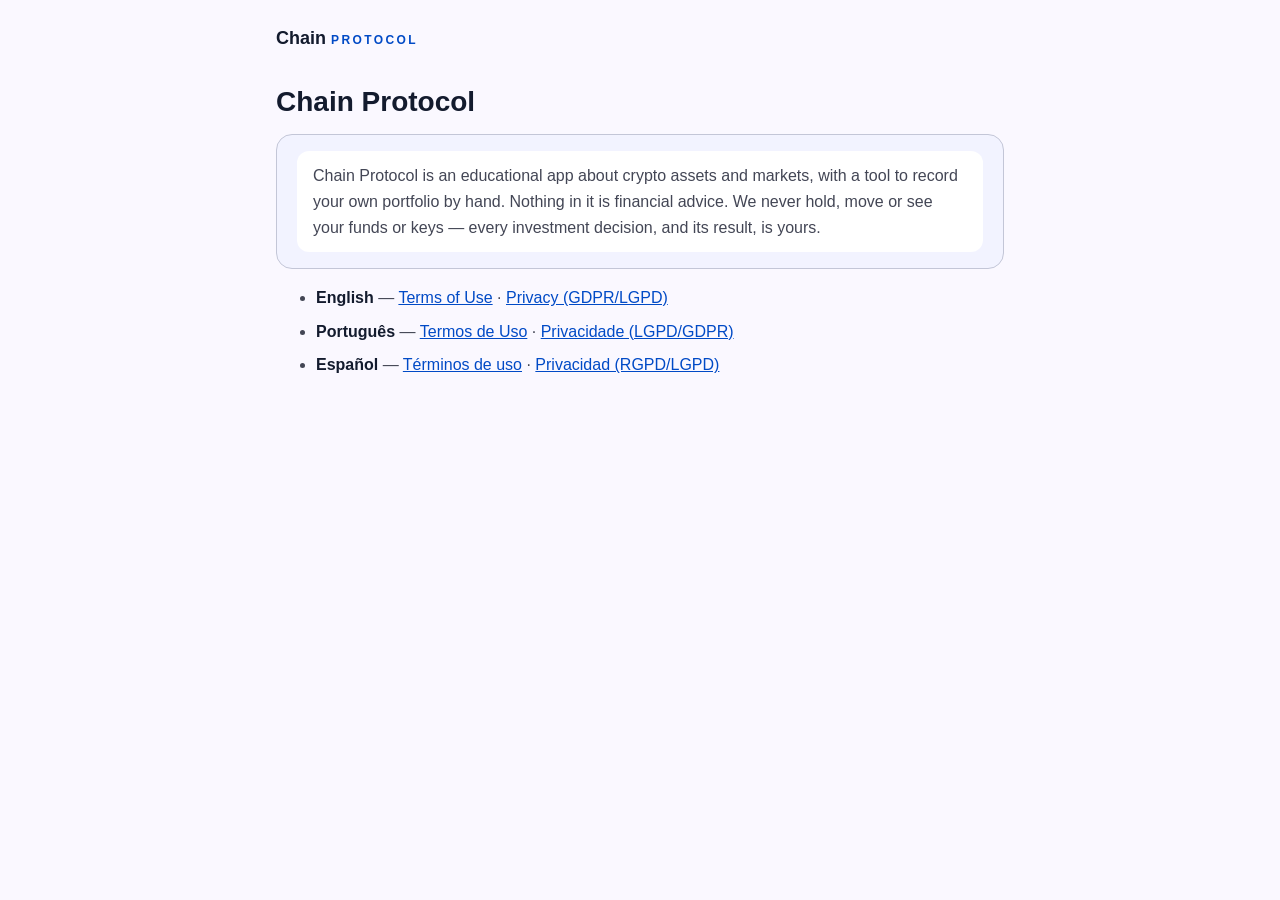
<file: index.html>
<!doctype html>
<html lang="en-GB">
<head>
<meta charset="utf-8">
<meta name="viewport" content="width=device-width, initial-scale=1">
<title>Chain Protocol · Legal</title>
<link rel="stylesheet" href="styles.css">
</head>
<body>
<header><a class="brand" href="./">Chain <span>Protocol</span></a></header>
<main>
<h1>Chain Protocol</h1>
<div class="card"><p class="summary">Chain Protocol is an educational app about crypto assets and markets, with a tool to record your own portfolio by hand. Nothing in it is financial advice. We never hold, move or see your funds or keys — every investment decision, and its result, is yours.</p></div>
<ul class="languages">
<li><strong>English</strong> — <a href="terms/" hreflang="en-GB">Terms of Use</a> · <a href="privacy/" hreflang="en-GB">Privacy (GDPR/LGPD)</a></li>
<li><strong>Português</strong> — <a href="pt-br/terms/" hreflang="pt-BR">Termos de Uso</a> · <a href="pt-br/privacy/" hreflang="pt-BR">Privacidade (LGPD/GDPR)</a></li>
<li><strong>Español</strong> — <a href="es/terms/" hreflang="es-ES">Términos de uso</a> · <a href="es/privacy/" hreflang="es-ES">Privacidad (RGPD/LGPD)</a></li>
</ul>
</main>
</body>
</html>
</file>
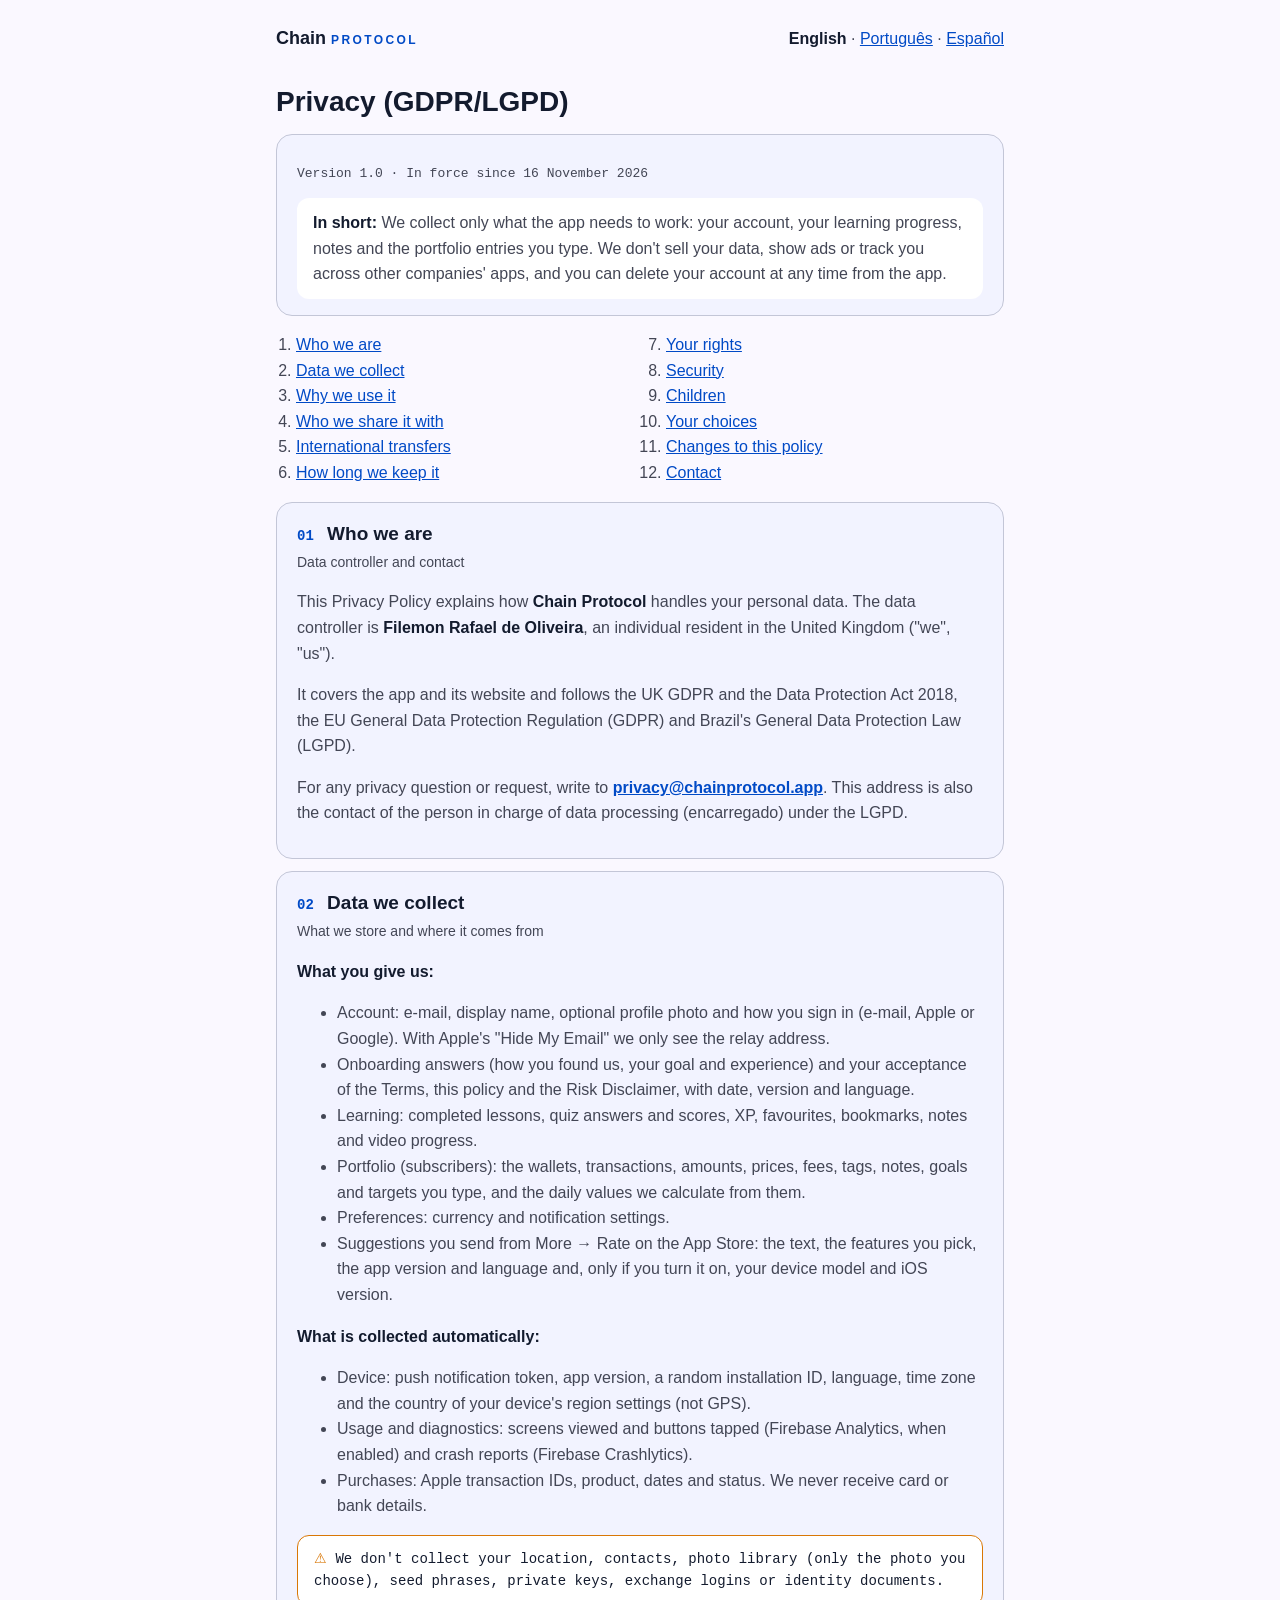
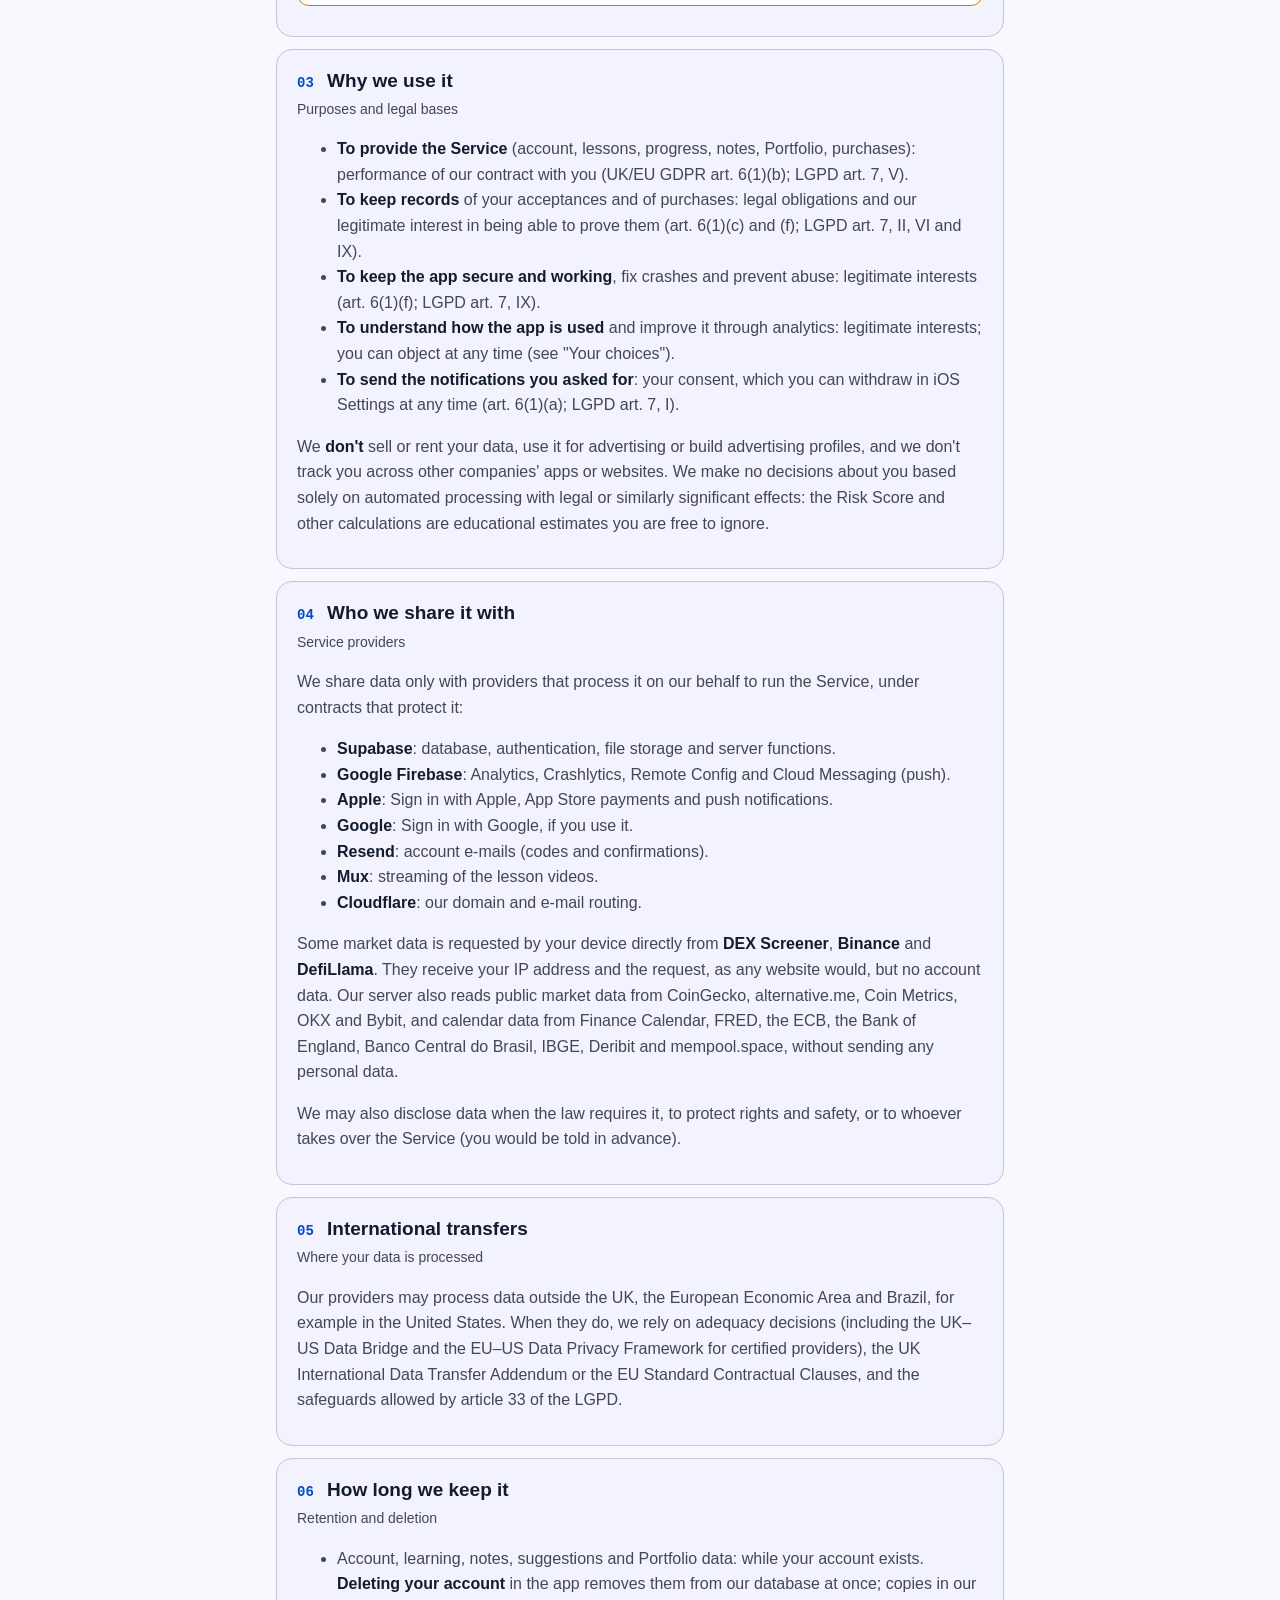
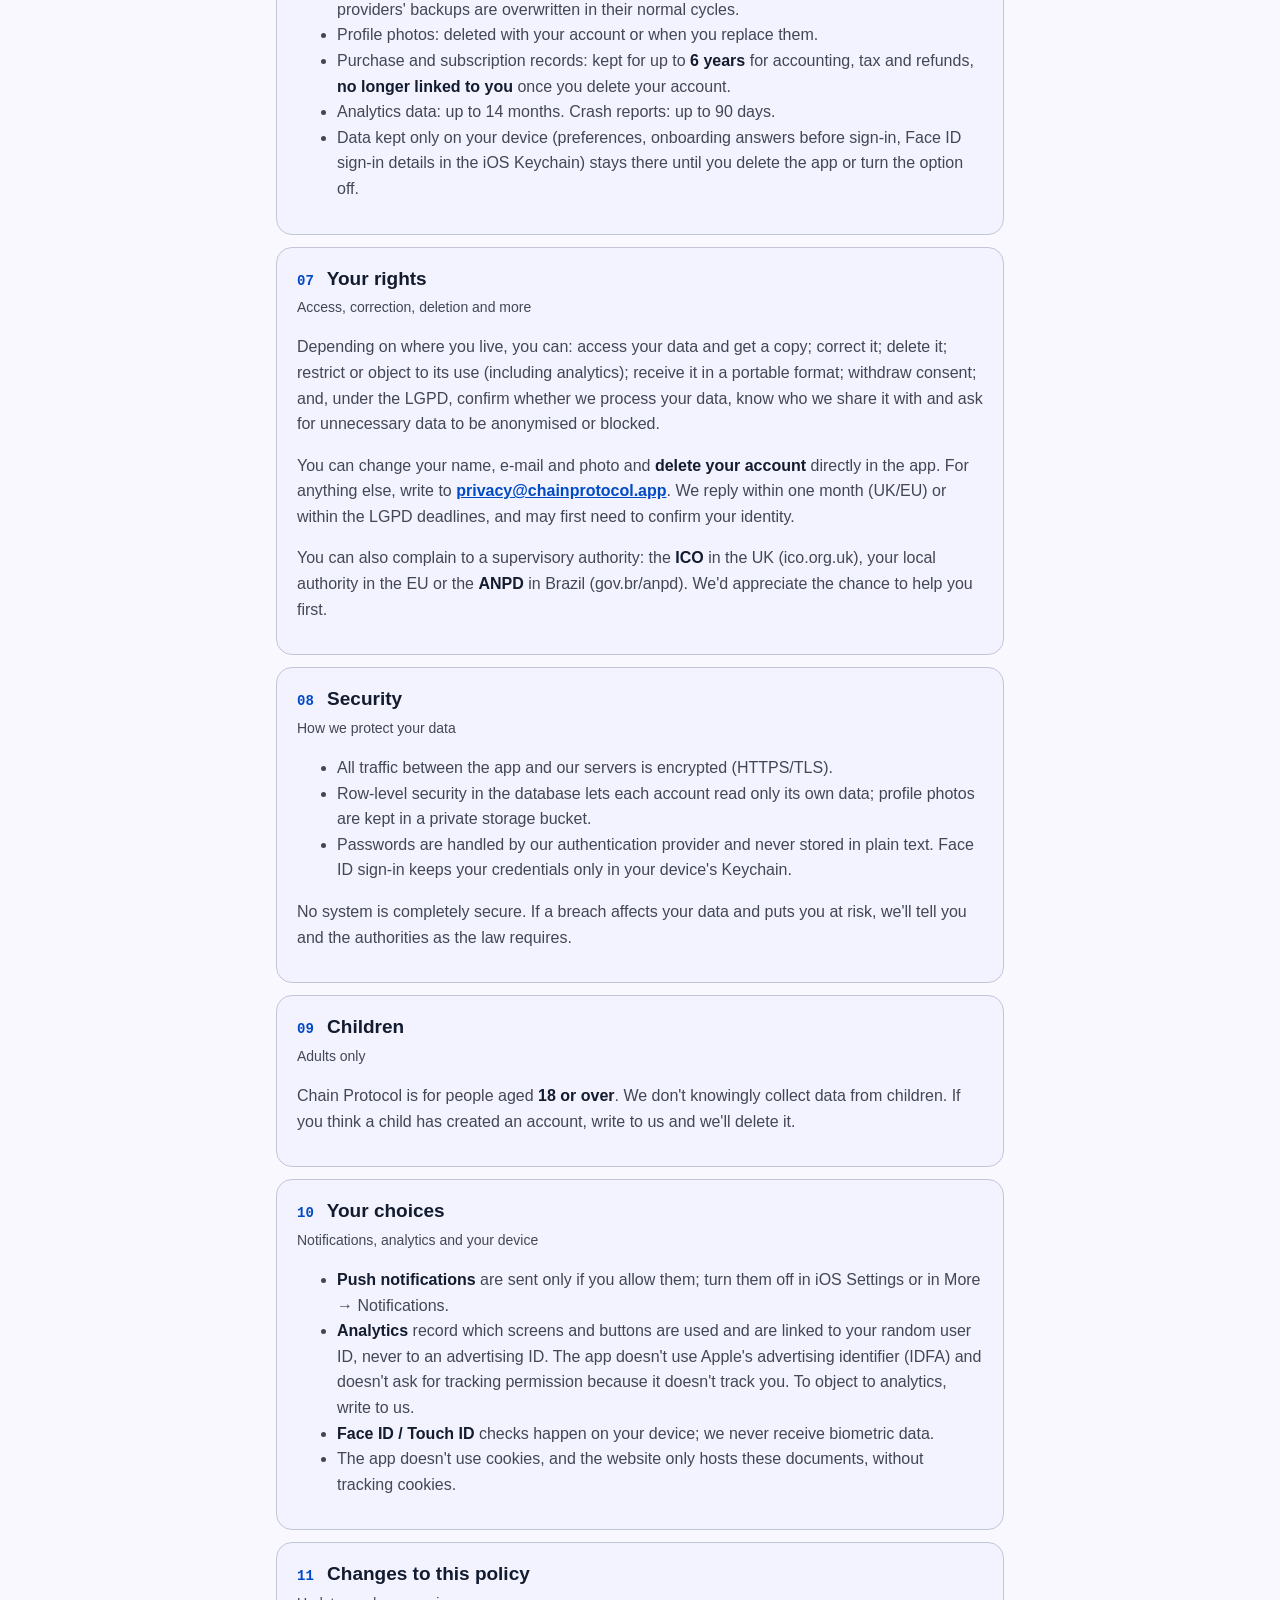
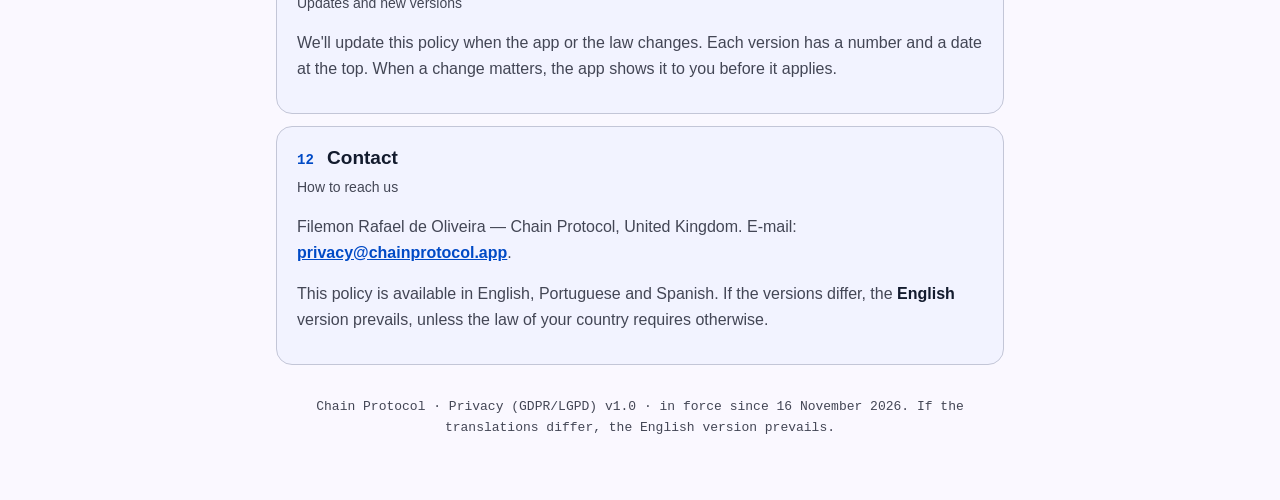
<file: privacy/index.html>
<!doctype html>
<html lang="en-GB">
<head>
<meta charset="utf-8">
<meta name="viewport" content="width=device-width, initial-scale=1">
<title>Privacy (GDPR/LGPD) · Chain Protocol</title>
<meta name="description" content="We collect only what the app needs to work: your account, your learning progress, notes and the portfolio entries you type. We don&#x27;t sell your data, show ads or track you across other companies&#x27; apps, and you can delete your account at any time from the app.">
<link rel="canonical" href="https://chainprotocol.app/privacy/">
<link rel="alternate" hreflang="en-GB" href="https://chainprotocol.app/privacy/">
<link rel="alternate" hreflang="pt-BR" href="https://chainprotocol.app/pt-br/privacy/">
<link rel="alternate" hreflang="es-ES" href="https://chainprotocol.app/es/privacy/">
<link rel="stylesheet" href="../styles.css">
</head>
<body>
<header>
<a class="brand" href="../">Chain <span>Protocol</span></a>
<nav aria-label="Language"><a href="../privacy/" hreflang="en-GB" aria-current="page">English</a> · <a href="../pt-br/privacy/" hreflang="pt-BR">Português</a> · <a href="../es/privacy/" hreflang="es-ES">Español</a></nav>
</header>
<main>
<h1>Privacy (GDPR/LGPD)</h1>
<div class="card">
<p class="meta">Version 1.0 · In force since 16 November 2026</p>
<p class="summary"><strong>In short:</strong> We collect only what the app needs to work: your account, your learning progress, notes and the portfolio entries you type. We don't sell your data, show ads or track you across other companies' apps, and you can delete your account at any time from the app.</p>
</div>
<ol class="toc">
<li><a href="#section-01">Who we are</a></li>
<li><a href="#section-02">Data we collect</a></li>
<li><a href="#section-03">Why we use it</a></li>
<li><a href="#section-04">Who we share it with</a></li>
<li><a href="#section-05">International transfers</a></li>
<li><a href="#section-06">How long we keep it</a></li>
<li><a href="#section-07">Your rights</a></li>
<li><a href="#section-08">Security</a></li>
<li><a href="#section-09">Children</a></li>
<li><a href="#section-10">Your choices</a></li>
<li><a href="#section-11">Changes to this policy</a></li>
<li><a href="#section-12">Contact</a></li>
</ol>
<section id="section-01">
<h2><span class="number">01</span> Who we are</h2>
<p class="subtitle">Data controller and contact</p>
<p>This Privacy Policy explains how <strong>Chain Protocol</strong> handles your personal data. The data controller is <strong>Filemon Rafael de Oliveira</strong>, an individual resident in the United Kingdom ("we", "us").</p>
<p>It covers the app and its website and follows the UK GDPR and the Data Protection Act 2018, the EU General Data Protection Regulation (GDPR) and Brazil's General Data Protection Law (LGPD).</p>
<p>For any privacy question or request, write to <strong><a href="mailto:privacy@chainprotocol.app">privacy@chainprotocol.app</a></strong>. This address is also the contact of the person in charge of data processing (encarregado) under the LGPD.</p>
</section>
<section id="section-02">
<h2><span class="number">02</span> Data we collect</h2>
<p class="subtitle">What we store and where it comes from</p>
<p><strong>What you give us:</strong></p>
<ul><li>Account: e-mail, display name, optional profile photo and how you sign in (e-mail, Apple or Google). With Apple's "Hide My Email" we only see the relay address.</li><li>Onboarding answers (how you found us, your goal and experience) and your acceptance of the Terms, this policy and the Risk Disclaimer, with date, version and language.</li><li>Learning: completed lessons, quiz answers and scores, XP, favourites, bookmarks, notes and video progress.</li><li>Portfolio (subscribers): the wallets, transactions, amounts, prices, fees, tags, notes, goals and targets you type, and the daily values we calculate from them.</li><li>Preferences: currency and notification settings.</li><li>Suggestions you send from More → Rate on the App Store: the text, the features you pick, the app version and language and, only if you turn it on, your device model and iOS version.</li></ul>
<p><strong>What is collected automatically:</strong></p>
<ul><li>Device: push notification token, app version, a random installation ID, language, time zone and the country of your device's region settings (not GPS).</li><li>Usage and diagnostics: screens viewed and buttons tapped (Firebase Analytics, when enabled) and crash reports (Firebase Crashlytics).</li><li>Purchases: Apple transaction IDs, product, dates and status. We never receive card or bank details.</li></ul>
<p class="notice">We don't collect your location, contacts, photo library (only the photo you choose), seed phrases, private keys, exchange logins or identity documents.</p>
</section>
<section id="section-03">
<h2><span class="number">03</span> Why we use it</h2>
<p class="subtitle">Purposes and legal bases</p>
<ul><li><strong>To provide the Service</strong> (account, lessons, progress, notes, Portfolio, purchases): performance of our contract with you (UK/EU GDPR art. 6(1)(b); LGPD art. 7, V).</li><li><strong>To keep records</strong> of your acceptances and of purchases: legal obligations and our legitimate interest in being able to prove them (art. 6(1)(c) and (f); LGPD art. 7, II, VI and IX).</li><li><strong>To keep the app secure and working</strong>, fix crashes and prevent abuse: legitimate interests (art. 6(1)(f); LGPD art. 7, IX).</li><li><strong>To understand how the app is used</strong> and improve it through analytics: legitimate interests; you can object at any time (see "Your choices").</li><li><strong>To send the notifications you asked for</strong>: your consent, which you can withdraw in iOS Settings at any time (art. 6(1)(a); LGPD art. 7, I).</li></ul>
<p>We <strong>don't</strong> sell or rent your data, use it for advertising or build advertising profiles, and we don't track you across other companies' apps or websites. We make no decisions about you based solely on automated processing with legal or similarly significant effects: the Risk Score and other calculations are educational estimates you are free to ignore.</p>
</section>
<section id="section-04">
<h2><span class="number">04</span> Who we share it with</h2>
<p class="subtitle">Service providers</p>
<p>We share data only with providers that process it on our behalf to run the Service, under contracts that protect it:</p>
<ul><li><strong>Supabase</strong>: database, authentication, file storage and server functions.</li><li><strong>Google Firebase</strong>: Analytics, Crashlytics, Remote Config and Cloud Messaging (push).</li><li><strong>Apple</strong>: Sign in with Apple, App Store payments and push notifications.</li><li><strong>Google</strong>: Sign in with Google, if you use it.</li><li><strong>Resend</strong>: account e-mails (codes and confirmations).</li><li><strong>Mux</strong>: streaming of the lesson videos.</li><li><strong>Cloudflare</strong>: our domain and e-mail routing.</li></ul>
<p>Some market data is requested by your device directly from <strong>DEX Screener</strong>, <strong>Binance</strong> and <strong>DefiLlama</strong>. They receive your IP address and the request, as any website would, but no account data. Our server also reads public market data from CoinGecko, alternative.me, Coin Metrics, OKX and Bybit, and calendar data from Finance Calendar, FRED, the ECB, the Bank of England, Banco Central do Brasil, IBGE, Deribit and mempool.space, without sending any personal data.</p>
<p>We may also disclose data when the law requires it, to protect rights and safety, or to whoever takes over the Service (you would be told in advance).</p>
</section>
<section id="section-05">
<h2><span class="number">05</span> International transfers</h2>
<p class="subtitle">Where your data is processed</p>
<p>Our providers may process data outside the UK, the European Economic Area and Brazil, for example in the United States. When they do, we rely on adequacy decisions (including the UK–US Data Bridge and the EU–US Data Privacy Framework for certified providers), the UK International Data Transfer Addendum or the EU Standard Contractual Clauses, and the safeguards allowed by article 33 of the LGPD.</p>
</section>
<section id="section-06">
<h2><span class="number">06</span> How long we keep it</h2>
<p class="subtitle">Retention and deletion</p>
<ul><li>Account, learning, notes, suggestions and Portfolio data: while your account exists. <strong>Deleting your account</strong> in the app removes them from our database at once; copies in our providers' backups are overwritten in their normal cycles.</li><li>Profile photos: deleted with your account or when you replace them.</li><li>Purchase and subscription records: kept for up to <strong>6 years</strong> for accounting, tax and refunds, <strong>no longer linked to you</strong> once you delete your account.</li><li>Analytics data: up to 14 months. Crash reports: up to 90 days.</li><li>Data kept only on your device (preferences, onboarding answers before sign-in, Face ID sign-in details in the iOS Keychain) stays there until you delete the app or turn the option off.</li></ul>
</section>
<section id="section-07">
<h2><span class="number">07</span> Your rights</h2>
<p class="subtitle">Access, correction, deletion and more</p>
<p>Depending on where you live, you can: access your data and get a copy; correct it; delete it; restrict or object to its use (including analytics); receive it in a portable format; withdraw consent; and, under the LGPD, confirm whether we process your data, know who we share it with and ask for unnecessary data to be anonymised or blocked.</p>
<p>You can change your name, e-mail and photo and <strong>delete your account</strong> directly in the app. For anything else, write to <strong><a href="mailto:privacy@chainprotocol.app">privacy@chainprotocol.app</a></strong>. We reply within one month (UK/EU) or within the LGPD deadlines, and may first need to confirm your identity.</p>
<p>You can also complain to a supervisory authority: the <strong>ICO</strong> in the UK (ico.org.uk), your local authority in the EU or the <strong>ANPD</strong> in Brazil (gov.br/anpd). We'd appreciate the chance to help you first.</p>
</section>
<section id="section-08">
<h2><span class="number">08</span> Security</h2>
<p class="subtitle">How we protect your data</p>
<ul><li>All traffic between the app and our servers is encrypted (HTTPS/TLS).</li><li>Row-level security in the database lets each account read only its own data; profile photos are kept in a private storage bucket.</li><li>Passwords are handled by our authentication provider and never stored in plain text. Face ID sign-in keeps your credentials only in your device's Keychain.</li></ul>
<p>No system is completely secure. If a breach affects your data and puts you at risk, we'll tell you and the authorities as the law requires.</p>
</section>
<section id="section-09">
<h2><span class="number">09</span> Children</h2>
<p class="subtitle">Adults only</p>
<p>Chain Protocol is for people aged <strong>18 or over</strong>. We don't knowingly collect data from children. If you think a child has created an account, write to us and we'll delete it.</p>
</section>
<section id="section-10">
<h2><span class="number">10</span> Your choices</h2>
<p class="subtitle">Notifications, analytics and your device</p>
<ul><li><strong>Push notifications</strong> are sent only if you allow them; turn them off in iOS Settings or in More → Notifications.</li><li><strong>Analytics</strong> record which screens and buttons are used and are linked to your random user ID, never to an advertising ID. The app doesn't use Apple's advertising identifier (IDFA) and doesn't ask for tracking permission because it doesn't track you. To object to analytics, write to us.</li><li><strong>Face ID / Touch ID</strong> checks happen on your device; we never receive biometric data.</li><li>The app doesn't use cookies, and the website only hosts these documents, without tracking cookies.</li></ul>
</section>
<section id="section-11">
<h2><span class="number">11</span> Changes to this policy</h2>
<p class="subtitle">Updates and new versions</p>
<p>We'll update this policy when the app or the law changes. Each version has a number and a date at the top. When a change matters, the app shows it to you before it applies.</p>
</section>
<section id="section-12">
<h2><span class="number">12</span> Contact</h2>
<p class="subtitle">How to reach us</p>
<p>Filemon Rafael de Oliveira — Chain Protocol, United Kingdom. E-mail: <strong><a href="mailto:privacy@chainprotocol.app">privacy@chainprotocol.app</a></strong>.</p>
<p>This policy is available in English, Portuguese and Spanish. If the versions differ, the <strong>English</strong> version prevails, unless the law of your country requires otherwise.</p>
</section>
<p class="footer">Chain Protocol · Privacy (GDPR/LGPD) v1.0 · in force since 16 November 2026. If the translations differ, the English version prevails.</p>
</main>
</body>
</html>
</file>
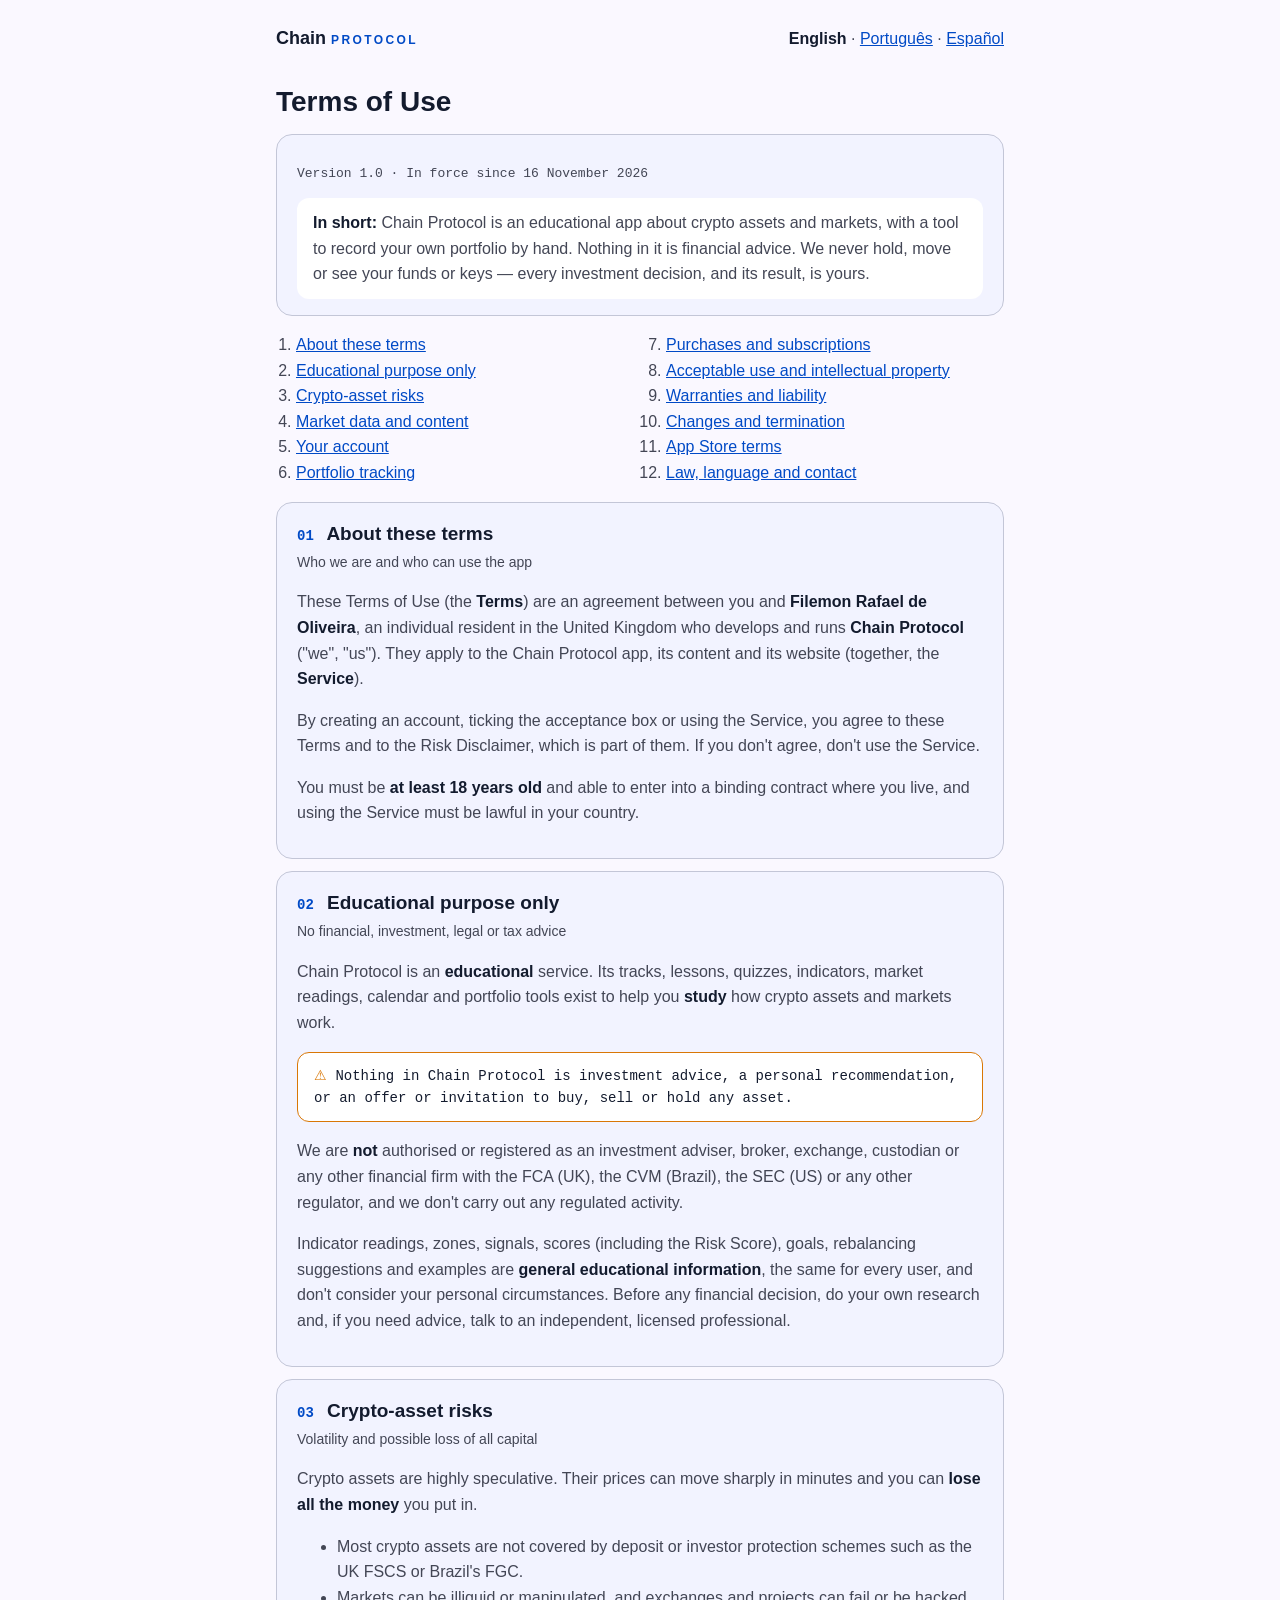
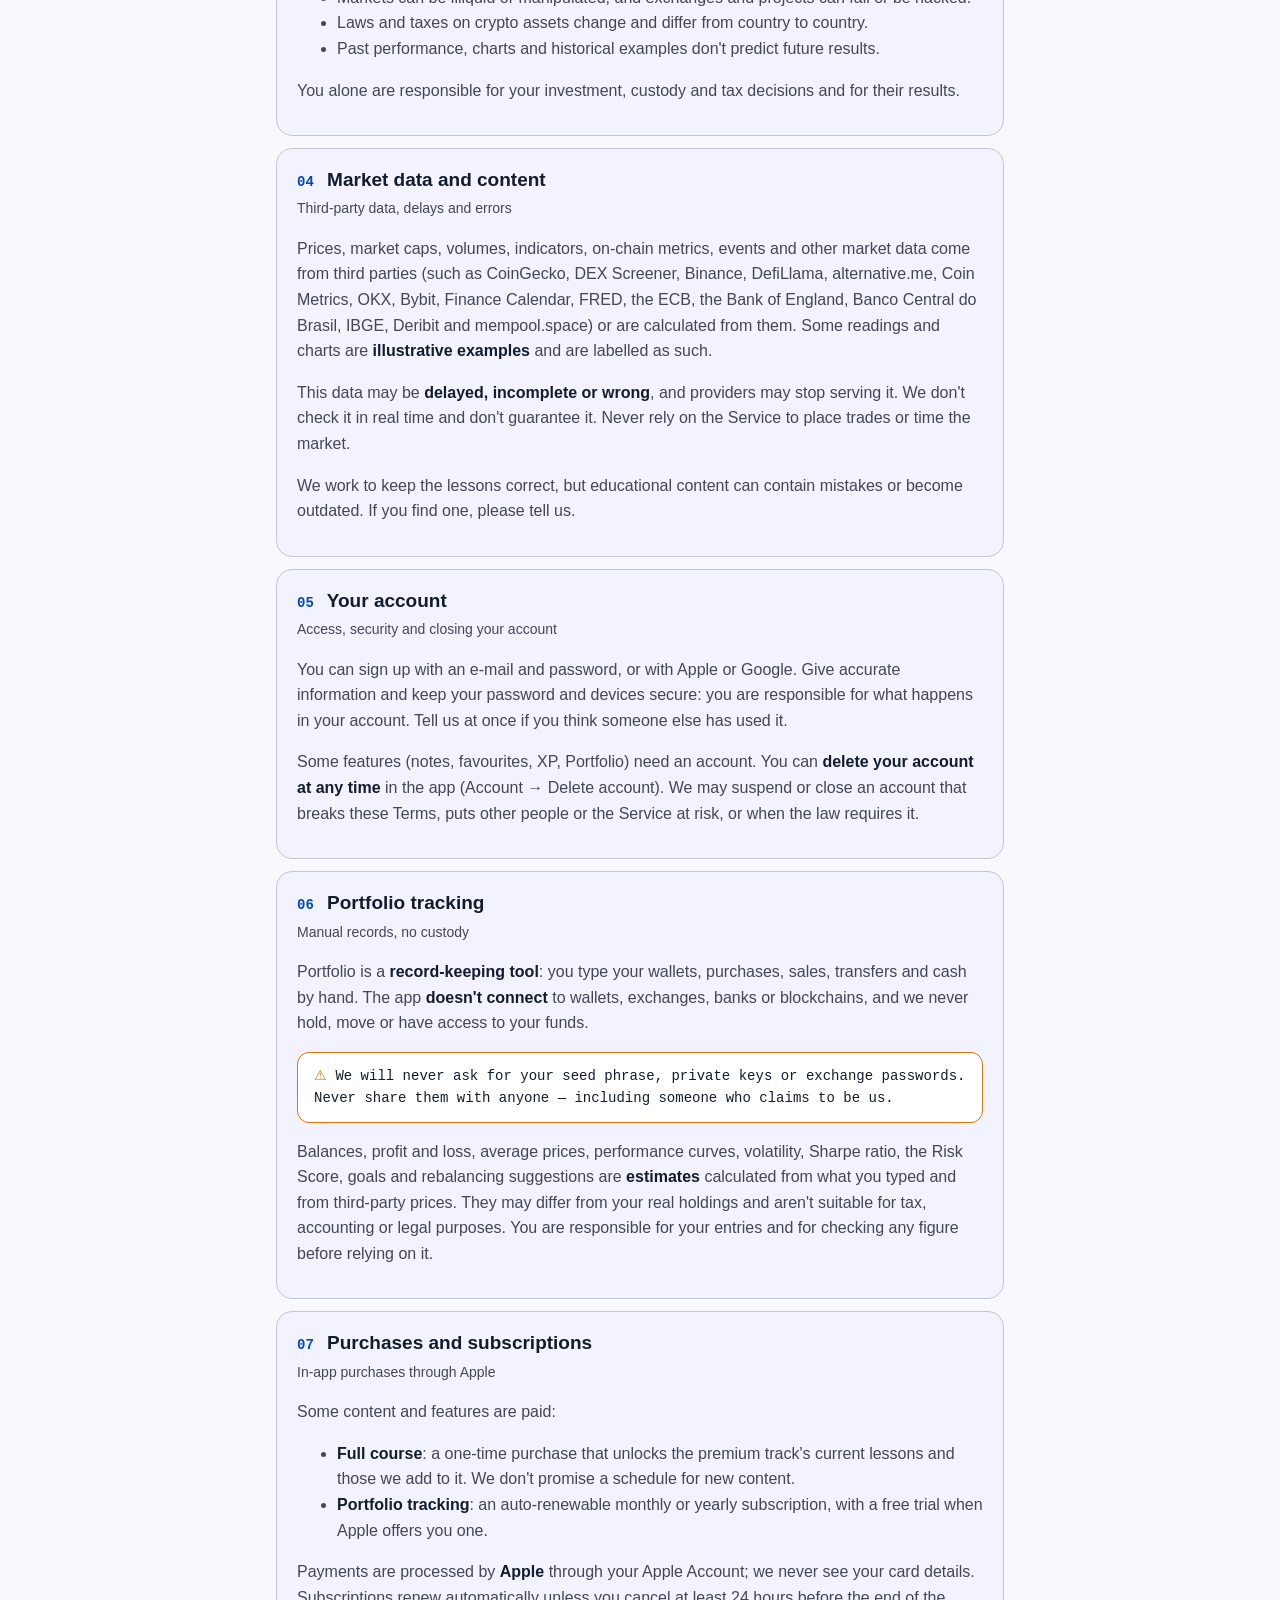
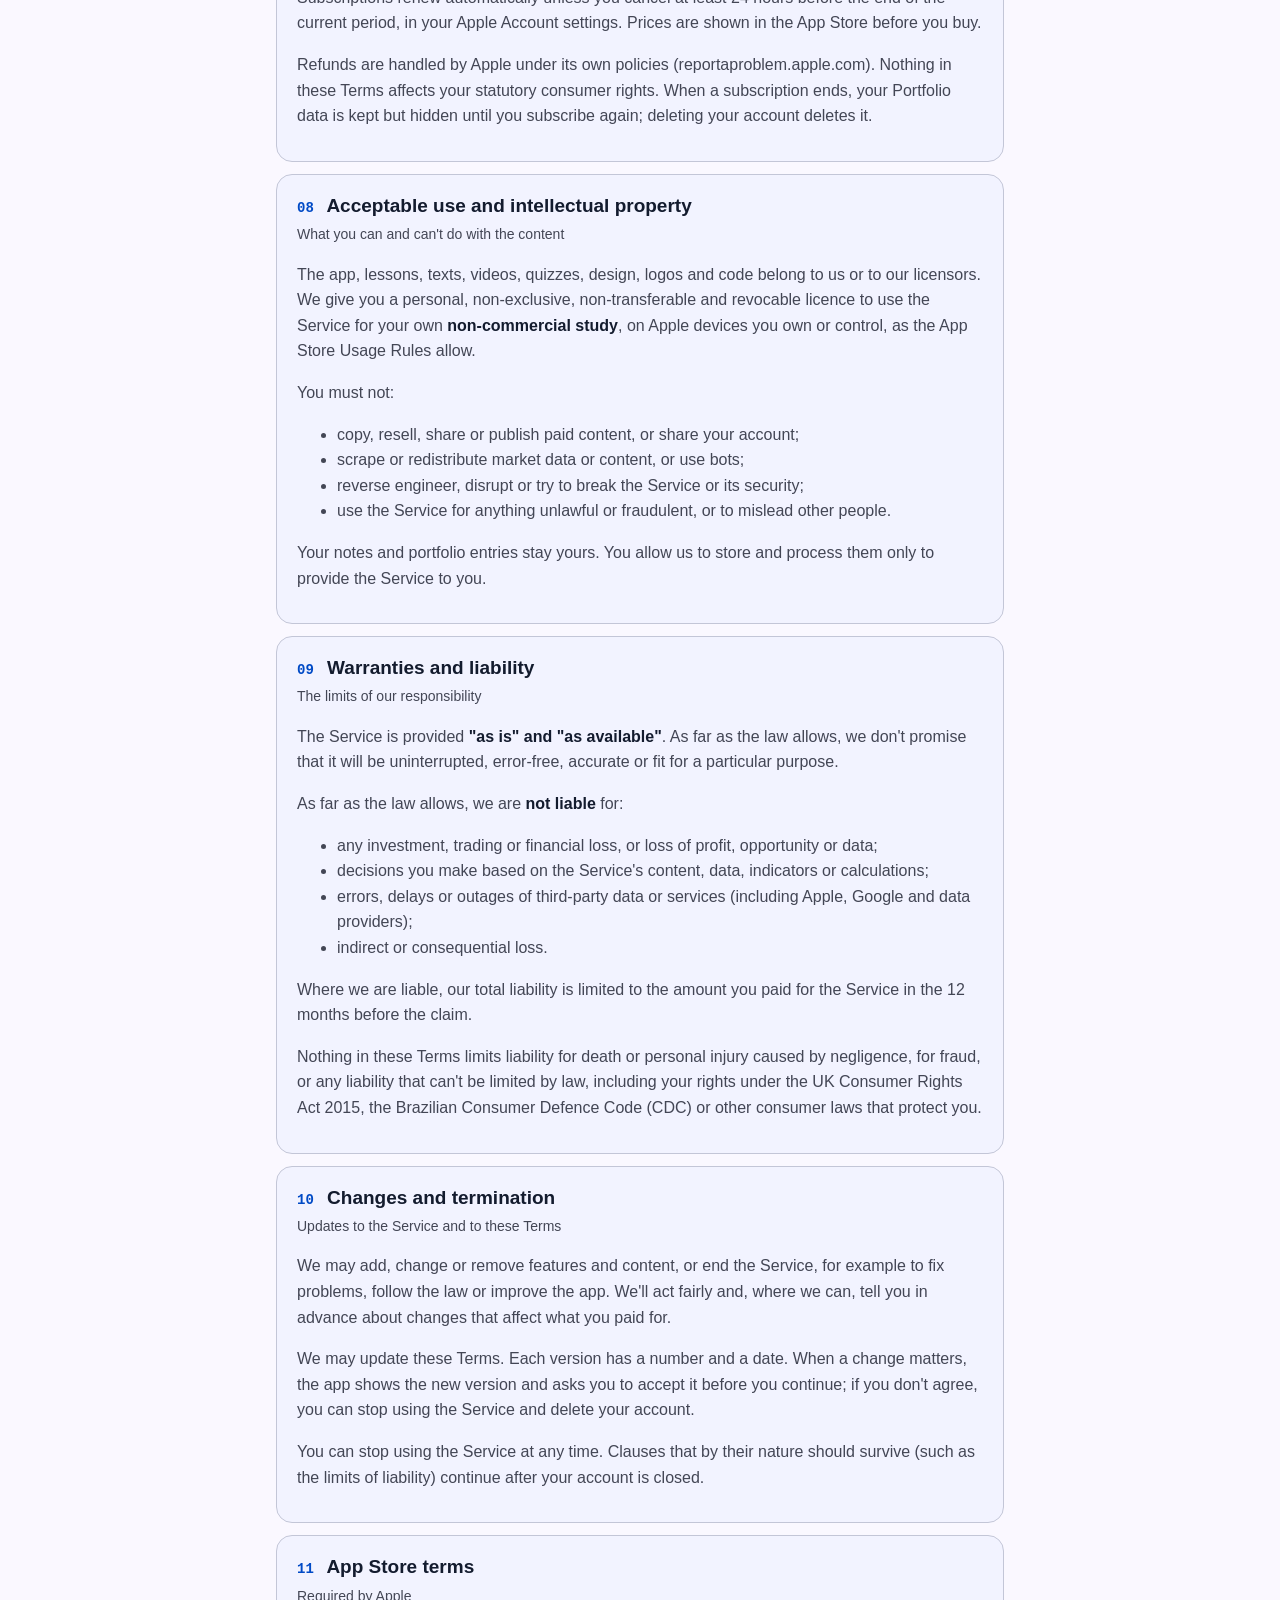
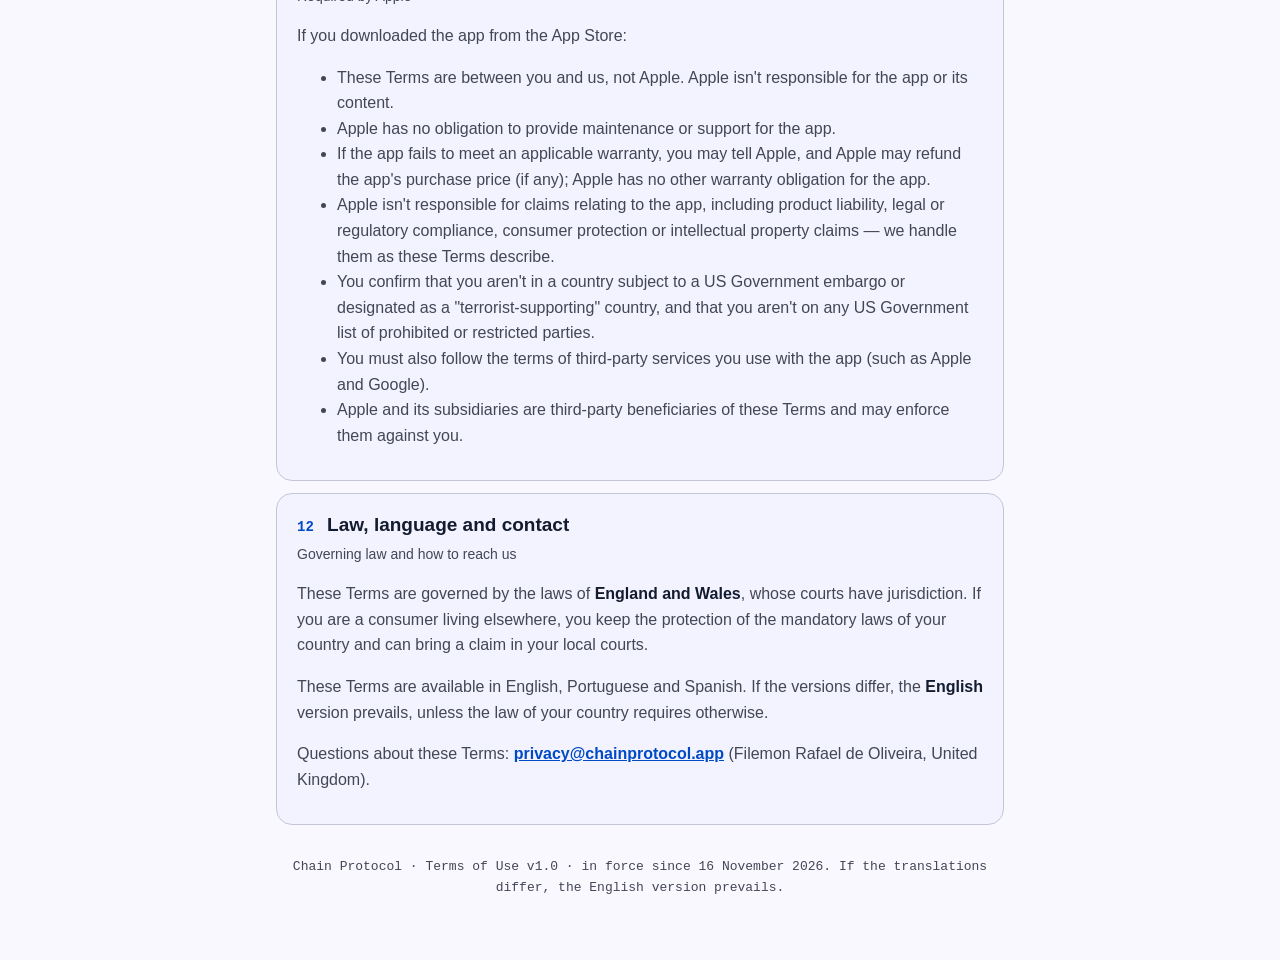
<file: terms/index.html>
<!doctype html>
<html lang="en-GB">
<head>
<meta charset="utf-8">
<meta name="viewport" content="width=device-width, initial-scale=1">
<title>Terms of Use · Chain Protocol</title>
<meta name="description" content="Chain Protocol is an educational app about crypto assets and markets, with a tool to record your own portfolio by hand. Nothing in it is financial advice. We never hold, move or see your funds or keys — every investment decision, and its result, is yours.">
<link rel="canonical" href="https://chainprotocol.app/terms/">
<link rel="alternate" hreflang="en-GB" href="https://chainprotocol.app/terms/">
<link rel="alternate" hreflang="pt-BR" href="https://chainprotocol.app/pt-br/terms/">
<link rel="alternate" hreflang="es-ES" href="https://chainprotocol.app/es/terms/">
<link rel="stylesheet" href="../styles.css">
</head>
<body>
<header>
<a class="brand" href="../">Chain <span>Protocol</span></a>
<nav aria-label="Language"><a href="../terms/" hreflang="en-GB" aria-current="page">English</a> · <a href="../pt-br/terms/" hreflang="pt-BR">Português</a> · <a href="../es/terms/" hreflang="es-ES">Español</a></nav>
</header>
<main>
<h1>Terms of Use</h1>
<div class="card">
<p class="meta">Version 1.0 · In force since 16 November 2026</p>
<p class="summary"><strong>In short:</strong> Chain Protocol is an educational app about crypto assets and markets, with a tool to record your own portfolio by hand. Nothing in it is financial advice. We never hold, move or see your funds or keys — every investment decision, and its result, is yours.</p>
</div>
<ol class="toc">
<li><a href="#section-01">About these terms</a></li>
<li><a href="#section-02">Educational purpose only</a></li>
<li><a href="#section-03">Crypto-asset risks</a></li>
<li><a href="#section-04">Market data and content</a></li>
<li><a href="#section-05">Your account</a></li>
<li><a href="#section-06">Portfolio tracking</a></li>
<li><a href="#section-07">Purchases and subscriptions</a></li>
<li><a href="#section-08">Acceptable use and intellectual property</a></li>
<li><a href="#section-09">Warranties and liability</a></li>
<li><a href="#section-10">Changes and termination</a></li>
<li><a href="#section-11">App Store terms</a></li>
<li><a href="#section-12">Law, language and contact</a></li>
</ol>
<section id="section-01">
<h2><span class="number">01</span> About these terms</h2>
<p class="subtitle">Who we are and who can use the app</p>
<p>These Terms of Use (the <strong>Terms</strong>) are an agreement between you and <strong>Filemon Rafael de Oliveira</strong>, an individual resident in the United Kingdom who develops and runs <strong>Chain Protocol</strong> ("we", "us"). They apply to the Chain Protocol app, its content and its website (together, the <strong>Service</strong>).</p>
<p>By creating an account, ticking the acceptance box or using the Service, you agree to these Terms and to the Risk Disclaimer, which is part of them. If you don't agree, don't use the Service.</p>
<p>You must be <strong>at least 18 years old</strong> and able to enter into a binding contract where you live, and using the Service must be lawful in your country.</p>
</section>
<section id="section-02">
<h2><span class="number">02</span> Educational purpose only</h2>
<p class="subtitle">No financial, investment, legal or tax advice</p>
<p>Chain Protocol is an <strong>educational</strong> service. Its tracks, lessons, quizzes, indicators, market readings, calendar and portfolio tools exist to help you <strong>study</strong> how crypto assets and markets work.</p>
<p class="notice">Nothing in Chain Protocol is investment advice, a personal recommendation, or an offer or invitation to buy, sell or hold any asset.</p>
<p>We are <strong>not</strong> authorised or registered as an investment adviser, broker, exchange, custodian or any other financial firm with the FCA (UK), the CVM (Brazil), the SEC (US) or any other regulator, and we don't carry out any regulated activity.</p>
<p>Indicator readings, zones, signals, scores (including the Risk Score), goals, rebalancing suggestions and examples are <strong>general educational information</strong>, the same for every user, and don't consider your personal circumstances. Before any financial decision, do your own research and, if you need advice, talk to an independent, licensed professional.</p>
</section>
<section id="section-03">
<h2><span class="number">03</span> Crypto-asset risks</h2>
<p class="subtitle">Volatility and possible loss of all capital</p>
<p>Crypto assets are highly speculative. Their prices can move sharply in minutes and you can <strong>lose all the money</strong> you put in.</p>
<ul><li>Most crypto assets are not covered by deposit or investor protection schemes such as the UK FSCS or Brazil's FGC.</li><li>Markets can be illiquid or manipulated, and exchanges and projects can fail or be hacked.</li><li>Laws and taxes on crypto assets change and differ from country to country.</li><li>Past performance, charts and historical examples don't predict future results.</li></ul>
<p>You alone are responsible for your investment, custody and tax decisions and for their results.</p>
</section>
<section id="section-04">
<h2><span class="number">04</span> Market data and content</h2>
<p class="subtitle">Third-party data, delays and errors</p>
<p>Prices, market caps, volumes, indicators, on-chain metrics, events and other market data come from third parties (such as CoinGecko, DEX Screener, Binance, DefiLlama, alternative.me, Coin Metrics, OKX, Bybit, Finance Calendar, FRED, the ECB, the Bank of England, Banco Central do Brasil, IBGE, Deribit and mempool.space) or are calculated from them. Some readings and charts are <strong>illustrative examples</strong> and are labelled as such.</p>
<p>This data may be <strong>delayed, incomplete or wrong</strong>, and providers may stop serving it. We don't check it in real time and don't guarantee it. Never rely on the Service to place trades or time the market.</p>
<p>We work to keep the lessons correct, but educational content can contain mistakes or become outdated. If you find one, please tell us.</p>
</section>
<section id="section-05">
<h2><span class="number">05</span> Your account</h2>
<p class="subtitle">Access, security and closing your account</p>
<p>You can sign up with an e-mail and password, or with Apple or Google. Give accurate information and keep your password and devices secure: you are responsible for what happens in your account. Tell us at once if you think someone else has used it.</p>
<p>Some features (notes, favourites, XP, Portfolio) need an account. You can <strong>delete your account at any time</strong> in the app (Account → Delete account). We may suspend or close an account that breaks these Terms, puts other people or the Service at risk, or when the law requires it.</p>
</section>
<section id="section-06">
<h2><span class="number">06</span> Portfolio tracking</h2>
<p class="subtitle">Manual records, no custody</p>
<p>Portfolio is a <strong>record-keeping tool</strong>: you type your wallets, purchases, sales, transfers and cash by hand. The app <strong>doesn't connect</strong> to wallets, exchanges, banks or blockchains, and we never hold, move or have access to your funds.</p>
<p class="notice">We will never ask for your seed phrase, private keys or exchange passwords. Never share them with anyone — including someone who claims to be us.</p>
<p>Balances, profit and loss, average prices, performance curves, volatility, Sharpe ratio, the Risk Score, goals and rebalancing suggestions are <strong>estimates</strong> calculated from what you typed and from third-party prices. They may differ from your real holdings and aren't suitable for tax, accounting or legal purposes. You are responsible for your entries and for checking any figure before relying on it.</p>
</section>
<section id="section-07">
<h2><span class="number">07</span> Purchases and subscriptions</h2>
<p class="subtitle">In-app purchases through Apple</p>
<p>Some content and features are paid:</p>
<ul><li><strong>Full course</strong>: a one-time purchase that unlocks the premium track's current lessons and those we add to it. We don't promise a schedule for new content.</li><li><strong>Portfolio tracking</strong>: an auto-renewable monthly or yearly subscription, with a free trial when Apple offers you one.</li></ul>
<p>Payments are processed by <strong>Apple</strong> through your Apple Account; we never see your card details. Subscriptions renew automatically unless you cancel at least 24 hours before the end of the current period, in your Apple Account settings. Prices are shown in the App Store before you buy.</p>
<p>Refunds are handled by Apple under its own policies (reportaproblem.apple.com). Nothing in these Terms affects your statutory consumer rights. When a subscription ends, your Portfolio data is kept but hidden until you subscribe again; deleting your account deletes it.</p>
</section>
<section id="section-08">
<h2><span class="number">08</span> Acceptable use and intellectual property</h2>
<p class="subtitle">What you can and can&#x27;t do with the content</p>
<p>The app, lessons, texts, videos, quizzes, design, logos and code belong to us or to our licensors. We give you a personal, non-exclusive, non-transferable and revocable licence to use the Service for your own <strong>non-commercial study</strong>, on Apple devices you own or control, as the App Store Usage Rules allow.</p>
<p>You must not:</p>
<ul><li>copy, resell, share or publish paid content, or share your account;</li><li>scrape or redistribute market data or content, or use bots;</li><li>reverse engineer, disrupt or try to break the Service or its security;</li><li>use the Service for anything unlawful or fraudulent, or to mislead other people.</li></ul>
<p>Your notes and portfolio entries stay yours. You allow us to store and process them only to provide the Service to you.</p>
</section>
<section id="section-09">
<h2><span class="number">09</span> Warranties and liability</h2>
<p class="subtitle">The limits of our responsibility</p>
<p>The Service is provided <strong>"as is" and "as available"</strong>. As far as the law allows, we don't promise that it will be uninterrupted, error-free, accurate or fit for a particular purpose.</p>
<p>As far as the law allows, we are <strong>not liable</strong> for:</p>
<ul><li>any investment, trading or financial loss, or loss of profit, opportunity or data;</li><li>decisions you make based on the Service's content, data, indicators or calculations;</li><li>errors, delays or outages of third-party data or services (including Apple, Google and data providers);</li><li>indirect or consequential loss.</li></ul>
<p>Where we are liable, our total liability is limited to the amount you paid for the Service in the 12 months before the claim.</p>
<p>Nothing in these Terms limits liability for death or personal injury caused by negligence, for fraud, or any liability that can't be limited by law, including your rights under the UK Consumer Rights Act 2015, the Brazilian Consumer Defence Code (CDC) or other consumer laws that protect you.</p>
</section>
<section id="section-10">
<h2><span class="number">10</span> Changes and termination</h2>
<p class="subtitle">Updates to the Service and to these Terms</p>
<p>We may add, change or remove features and content, or end the Service, for example to fix problems, follow the law or improve the app. We'll act fairly and, where we can, tell you in advance about changes that affect what you paid for.</p>
<p>We may update these Terms. Each version has a number and a date. When a change matters, the app shows the new version and asks you to accept it before you continue; if you don't agree, you can stop using the Service and delete your account.</p>
<p>You can stop using the Service at any time. Clauses that by their nature should survive (such as the limits of liability) continue after your account is closed.</p>
</section>
<section id="section-11">
<h2><span class="number">11</span> App Store terms</h2>
<p class="subtitle">Required by Apple</p>
<p>If you downloaded the app from the App Store:</p>
<ul><li>These Terms are between you and us, not Apple. Apple isn't responsible for the app or its content.</li><li>Apple has no obligation to provide maintenance or support for the app.</li><li>If the app fails to meet an applicable warranty, you may tell Apple, and Apple may refund the app's purchase price (if any); Apple has no other warranty obligation for the app.</li><li>Apple isn't responsible for claims relating to the app, including product liability, legal or regulatory compliance, consumer protection or intellectual property claims — we handle them as these Terms describe.</li><li>You confirm that you aren't in a country subject to a US Government embargo or designated as a "terrorist-supporting" country, and that you aren't on any US Government list of prohibited or restricted parties.</li><li>You must also follow the terms of third-party services you use with the app (such as Apple and Google).</li><li>Apple and its subsidiaries are third-party beneficiaries of these Terms and may enforce them against you.</li></ul>
</section>
<section id="section-12">
<h2><span class="number">12</span> Law, language and contact</h2>
<p class="subtitle">Governing law and how to reach us</p>
<p>These Terms are governed by the laws of <strong>England and Wales</strong>, whose courts have jurisdiction. If you are a consumer living elsewhere, you keep the protection of the mandatory laws of your country and can bring a claim in your local courts.</p>
<p>These Terms are available in English, Portuguese and Spanish. If the versions differ, the <strong>English</strong> version prevails, unless the law of your country requires otherwise.</p>
<p>Questions about these Terms: <strong><a href="mailto:privacy@chainprotocol.app">privacy@chainprotocol.app</a></strong> (Filemon Rafael de Oliveira, United Kingdom).</p>
</section>
<p class="footer">Chain Protocol · Terms of Use v1.0 · in force since 16 November 2026. If the translations differ, the English version prevails.</p>
</main>
</body>
</html>
</file>
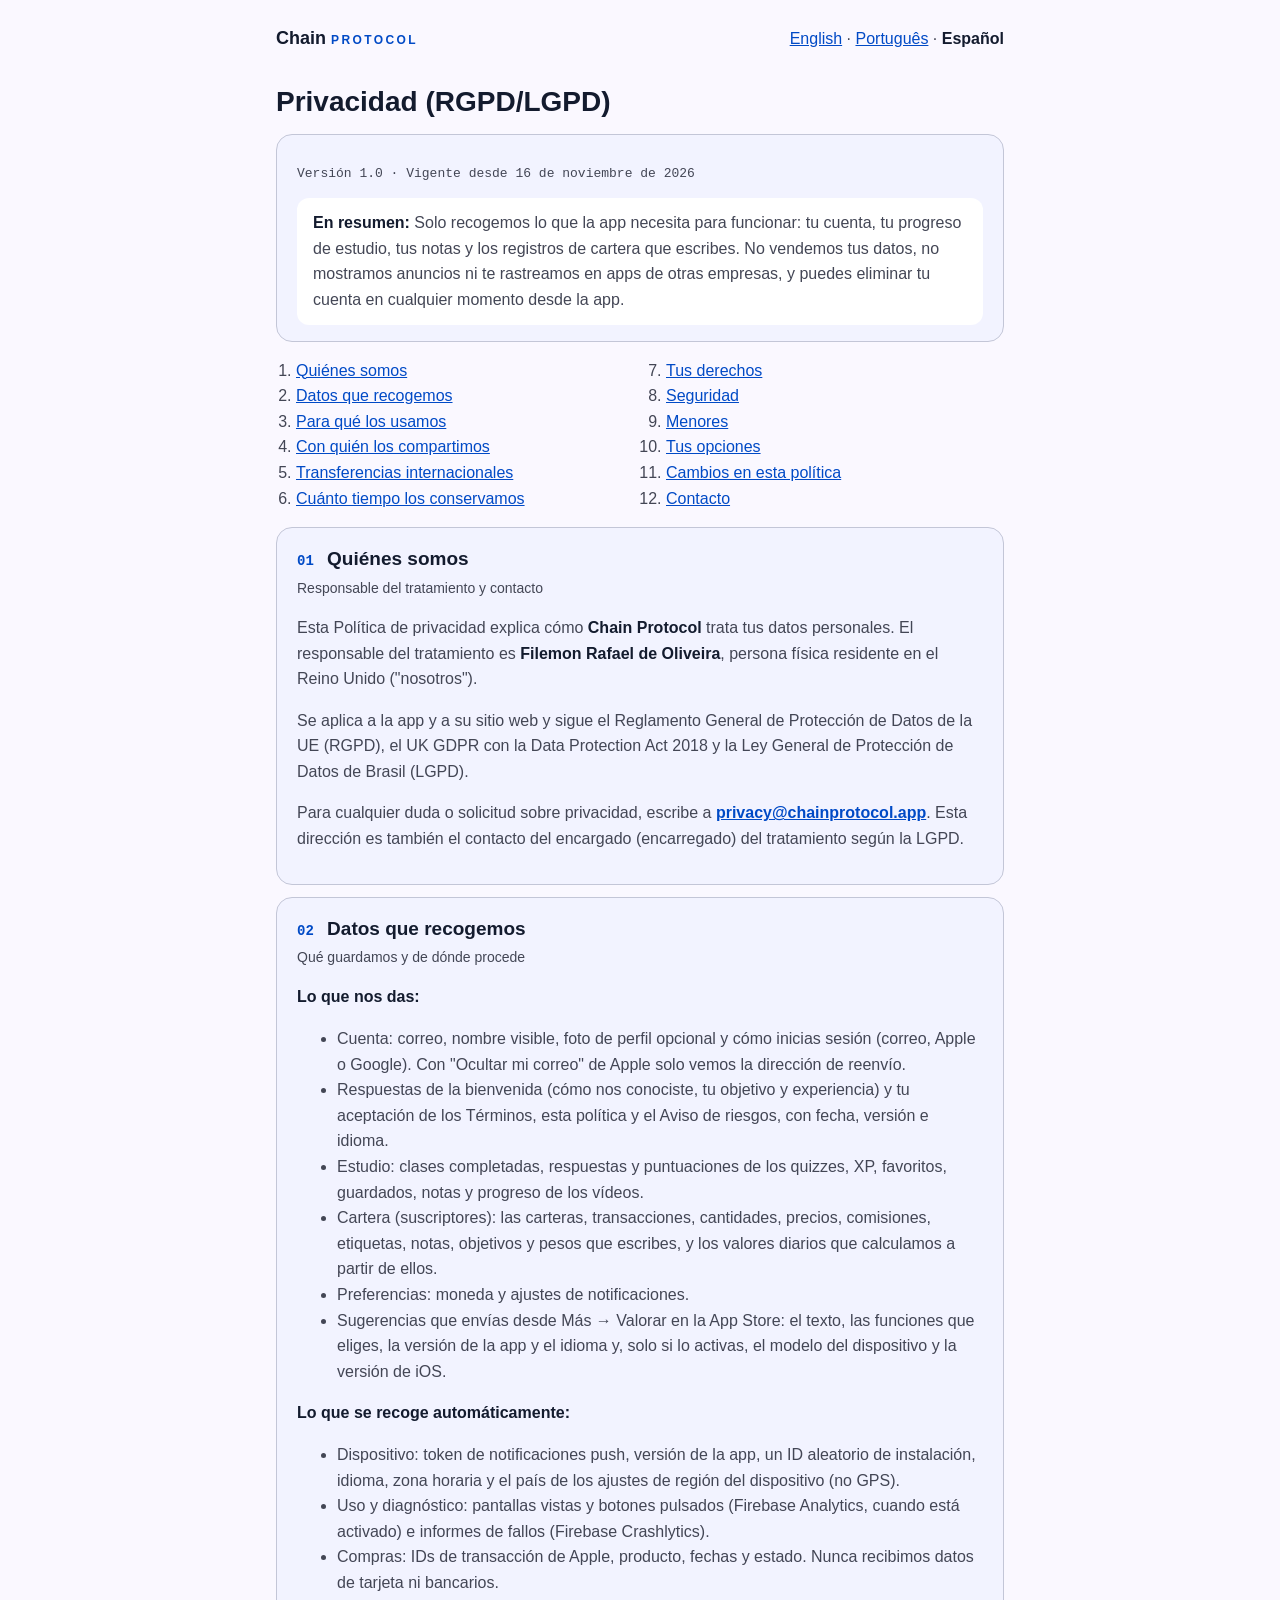
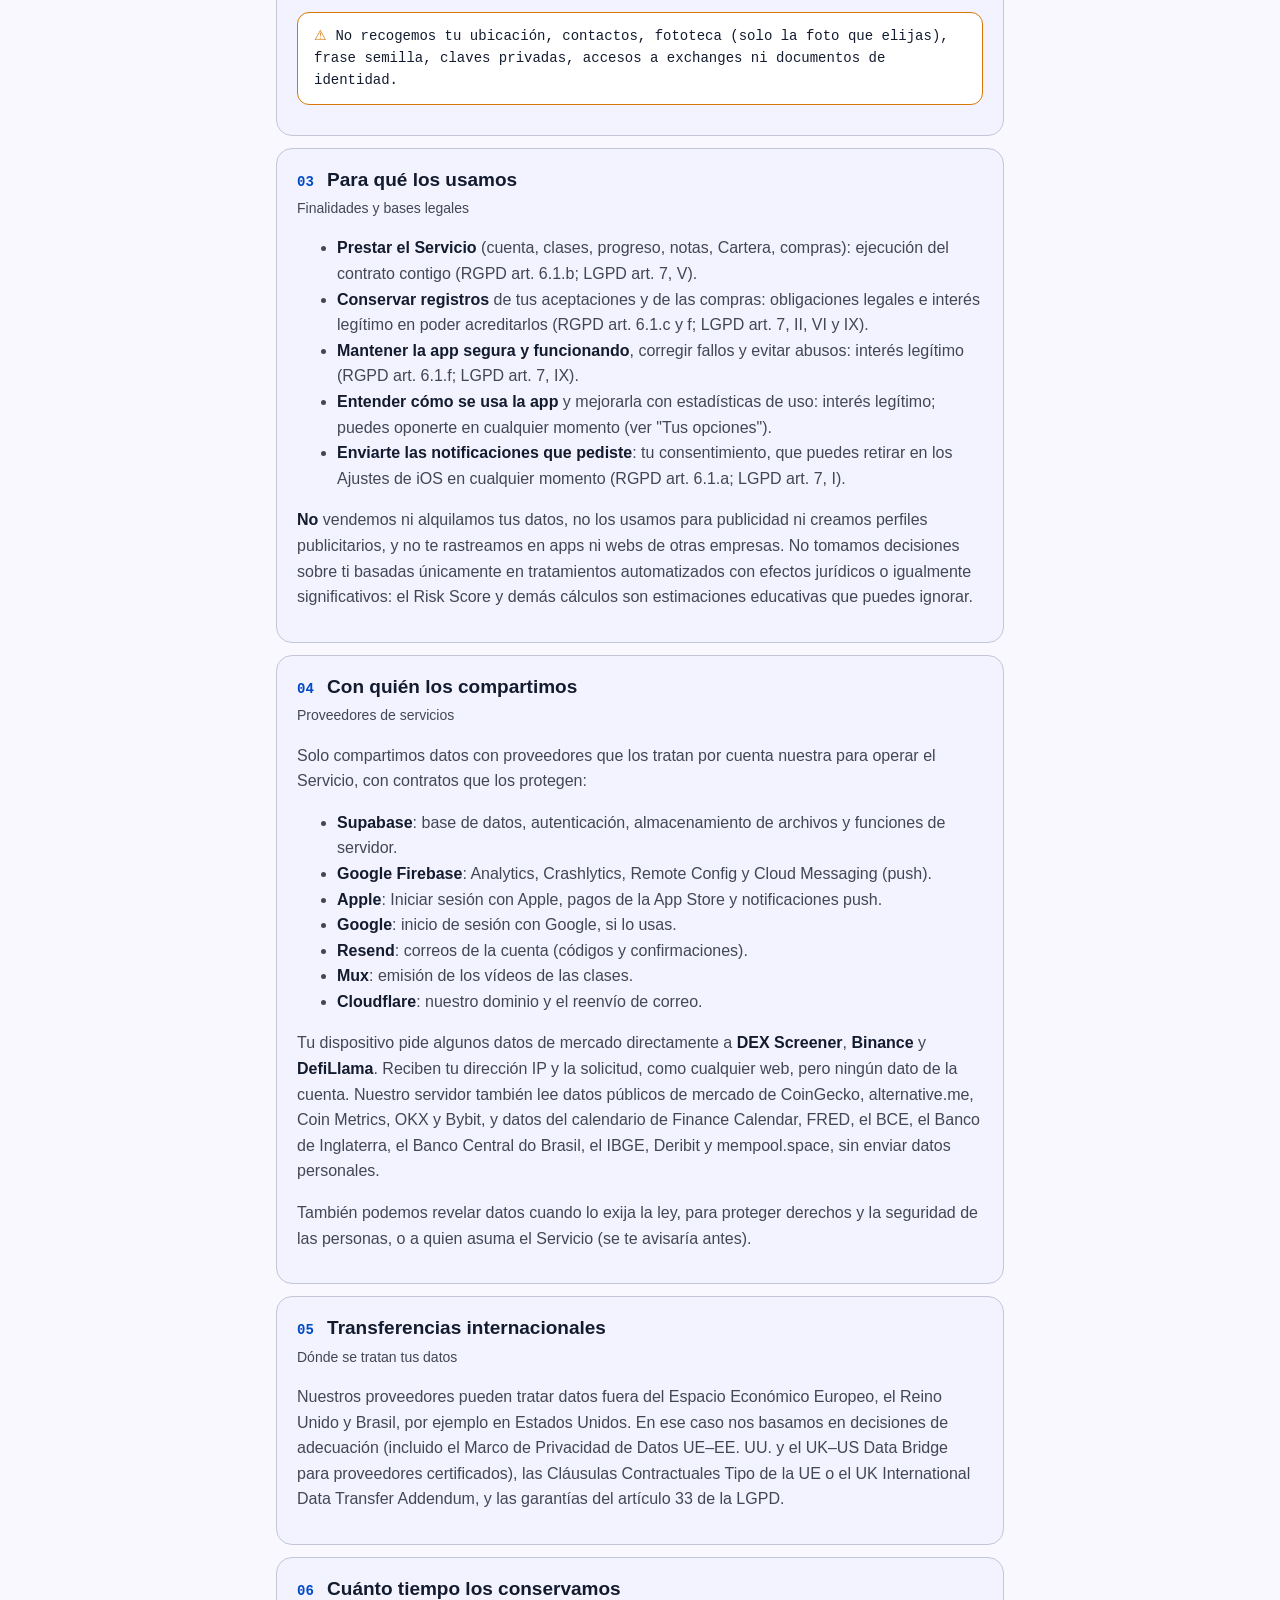
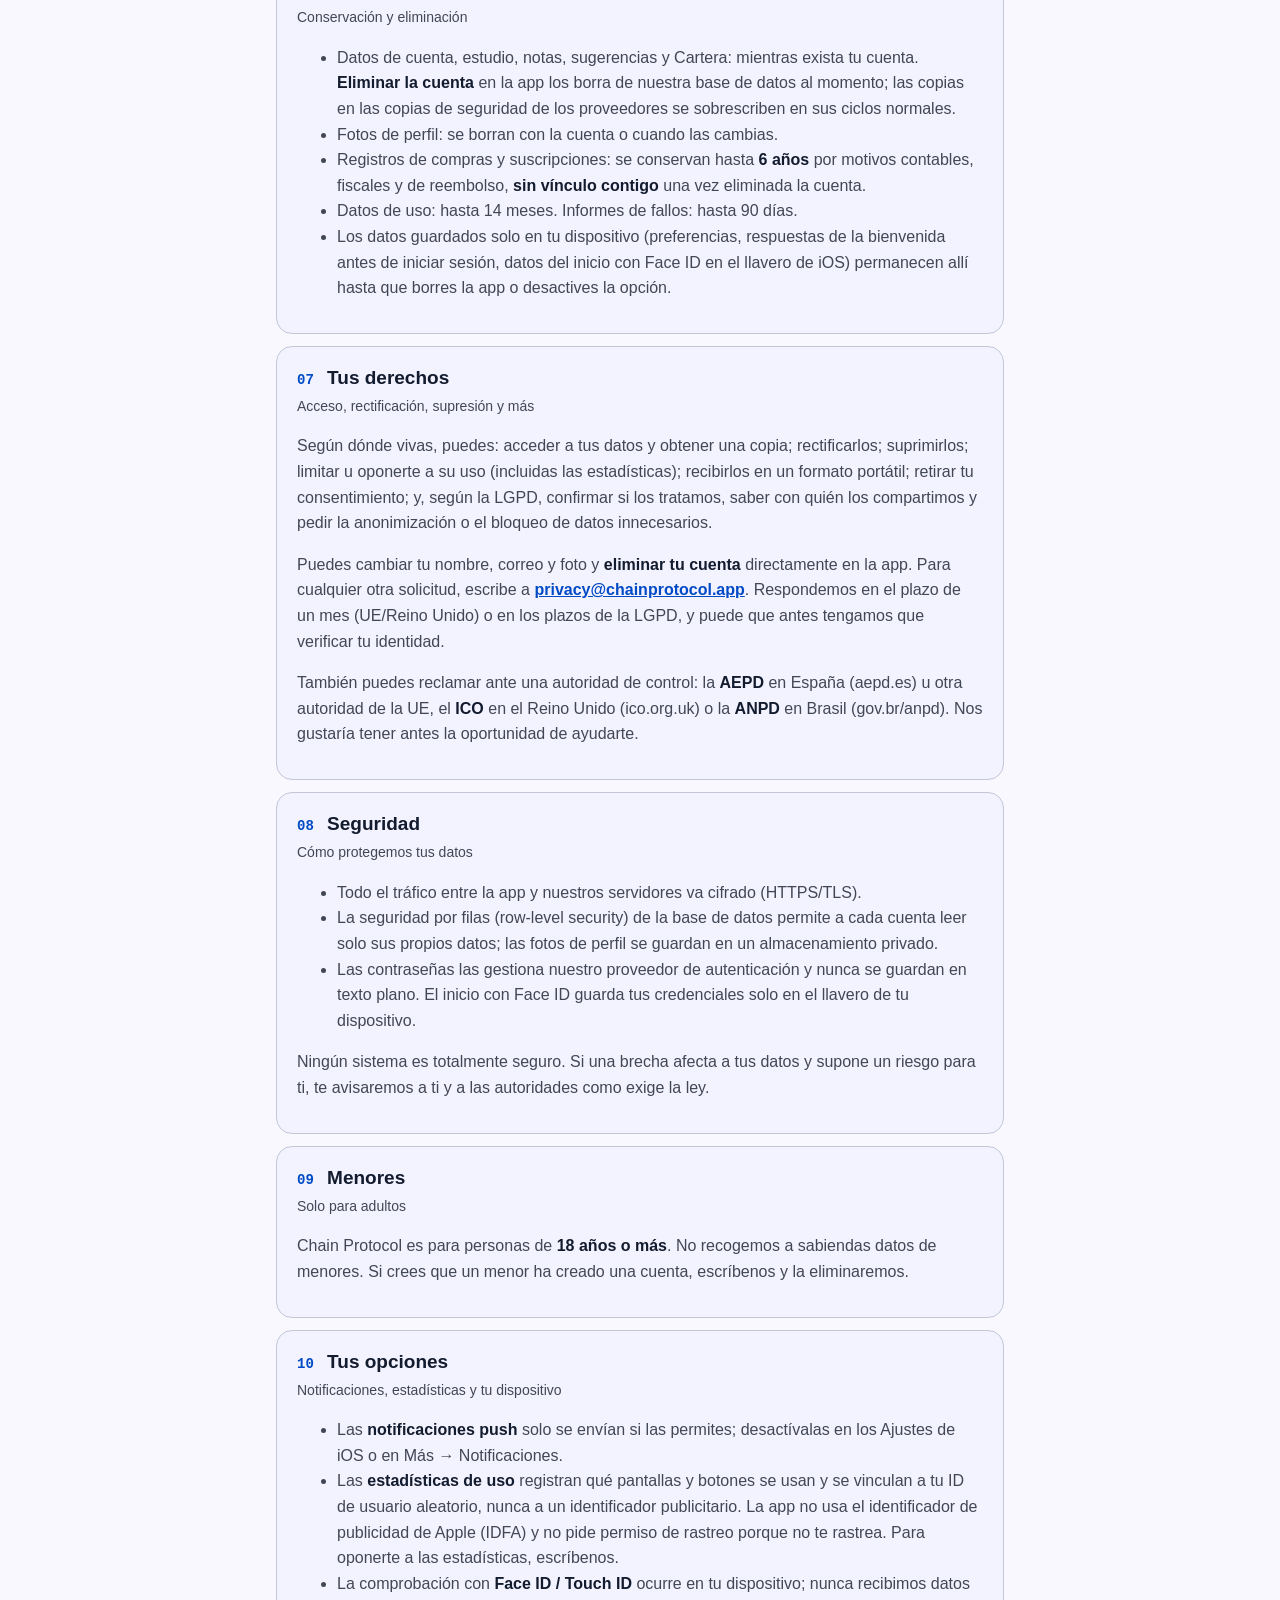
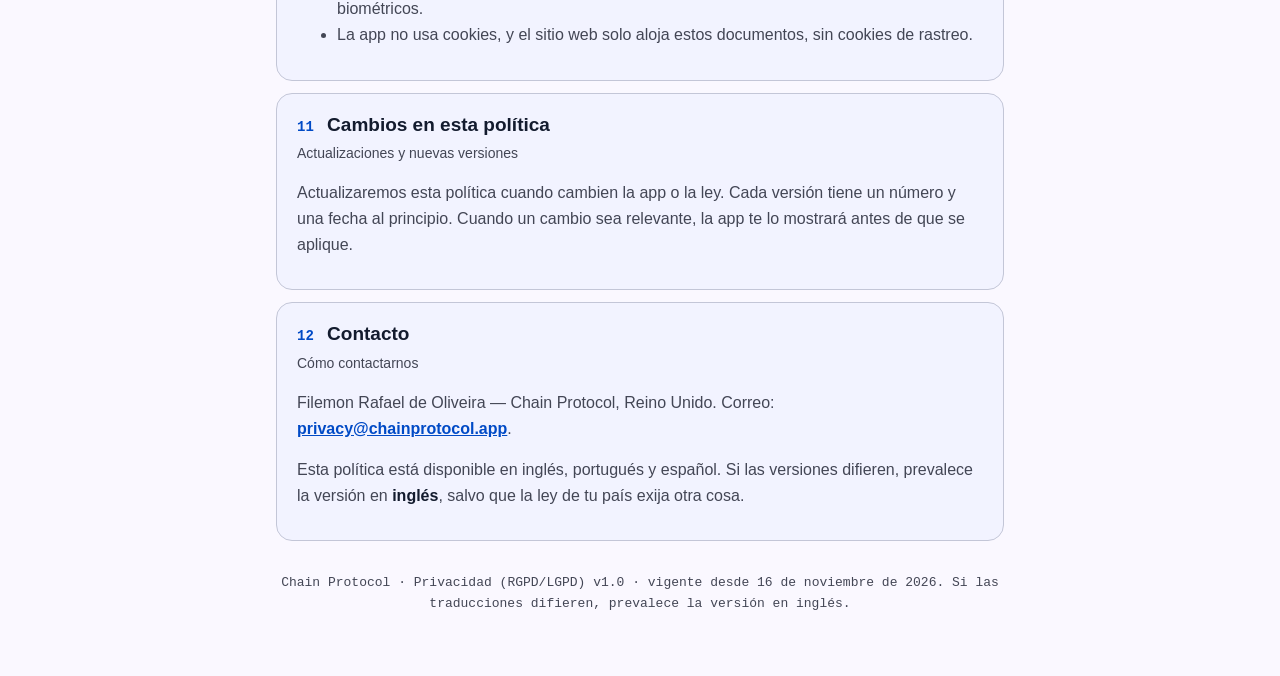
<file: es/privacy/index.html>
<!doctype html>
<html lang="es-ES">
<head>
<meta charset="utf-8">
<meta name="viewport" content="width=device-width, initial-scale=1">
<title>Privacidad (RGPD/LGPD) · Chain Protocol</title>
<meta name="description" content="Solo recogemos lo que la app necesita para funcionar: tu cuenta, tu progreso de estudio, tus notas y los registros de cartera que escribes. No vendemos tus datos, no mostramos anuncios ni te rastreamos en apps de otras empresas, y puedes eliminar tu cuenta en cualquier momento desde la app.">
<link rel="canonical" href="https://chainprotocol.app/es/privacy/">
<link rel="alternate" hreflang="en-GB" href="https://chainprotocol.app/privacy/">
<link rel="alternate" hreflang="pt-BR" href="https://chainprotocol.app/pt-br/privacy/">
<link rel="alternate" hreflang="es-ES" href="https://chainprotocol.app/es/privacy/">
<link rel="stylesheet" href="../../styles.css">
</head>
<body>
<header>
<a class="brand" href="../../">Chain <span>Protocol</span></a>
<nav aria-label="Idioma"><a href="../../privacy/" hreflang="en-GB">English</a> · <a href="../../pt-br/privacy/" hreflang="pt-BR">Português</a> · <a href="../../es/privacy/" hreflang="es-ES" aria-current="page">Español</a></nav>
</header>
<main>
<h1>Privacidad (RGPD/LGPD)</h1>
<div class="card">
<p class="meta">Versión 1.0 · Vigente desde 16 de noviembre de 2026</p>
<p class="summary"><strong>En resumen:</strong> Solo recogemos lo que la app necesita para funcionar: tu cuenta, tu progreso de estudio, tus notas y los registros de cartera que escribes. No vendemos tus datos, no mostramos anuncios ni te rastreamos en apps de otras empresas, y puedes eliminar tu cuenta en cualquier momento desde la app.</p>
</div>
<ol class="toc">
<li><a href="#section-01">Quiénes somos</a></li>
<li><a href="#section-02">Datos que recogemos</a></li>
<li><a href="#section-03">Para qué los usamos</a></li>
<li><a href="#section-04">Con quién los compartimos</a></li>
<li><a href="#section-05">Transferencias internacionales</a></li>
<li><a href="#section-06">Cuánto tiempo los conservamos</a></li>
<li><a href="#section-07">Tus derechos</a></li>
<li><a href="#section-08">Seguridad</a></li>
<li><a href="#section-09">Menores</a></li>
<li><a href="#section-10">Tus opciones</a></li>
<li><a href="#section-11">Cambios en esta política</a></li>
<li><a href="#section-12">Contacto</a></li>
</ol>
<section id="section-01">
<h2><span class="number">01</span> Quiénes somos</h2>
<p class="subtitle">Responsable del tratamiento y contacto</p>
<p>Esta Política de privacidad explica cómo <strong>Chain Protocol</strong> trata tus datos personales. El responsable del tratamiento es <strong>Filemon Rafael de Oliveira</strong>, persona física residente en el Reino Unido ("nosotros").</p>
<p>Se aplica a la app y a su sitio web y sigue el Reglamento General de Protección de Datos de la UE (RGPD), el UK GDPR con la Data Protection Act 2018 y la Ley General de Protección de Datos de Brasil (LGPD).</p>
<p>Para cualquier duda o solicitud sobre privacidad, escribe a <strong><a href="mailto:privacy@chainprotocol.app">privacy@chainprotocol.app</a></strong>. Esta dirección es también el contacto del encargado (encarregado) del tratamiento según la LGPD.</p>
</section>
<section id="section-02">
<h2><span class="number">02</span> Datos que recogemos</h2>
<p class="subtitle">Qué guardamos y de dónde procede</p>
<p><strong>Lo que nos das:</strong></p>
<ul><li>Cuenta: correo, nombre visible, foto de perfil opcional y cómo inicias sesión (correo, Apple o Google). Con "Ocultar mi correo" de Apple solo vemos la dirección de reenvío.</li><li>Respuestas de la bienvenida (cómo nos conociste, tu objetivo y experiencia) y tu aceptación de los Términos, esta política y el Aviso de riesgos, con fecha, versión e idioma.</li><li>Estudio: clases completadas, respuestas y puntuaciones de los quizzes, XP, favoritos, guardados, notas y progreso de los vídeos.</li><li>Cartera (suscriptores): las carteras, transacciones, cantidades, precios, comisiones, etiquetas, notas, objetivos y pesos que escribes, y los valores diarios que calculamos a partir de ellos.</li><li>Preferencias: moneda y ajustes de notificaciones.</li><li>Sugerencias que envías desde Más → Valorar en la App Store: el texto, las funciones que eliges, la versión de la app y el idioma y, solo si lo activas, el modelo del dispositivo y la versión de iOS.</li></ul>
<p><strong>Lo que se recoge automáticamente:</strong></p>
<ul><li>Dispositivo: token de notificaciones push, versión de la app, un ID aleatorio de instalación, idioma, zona horaria y el país de los ajustes de región del dispositivo (no GPS).</li><li>Uso y diagnóstico: pantallas vistas y botones pulsados (Firebase Analytics, cuando está activado) e informes de fallos (Firebase Crashlytics).</li><li>Compras: IDs de transacción de Apple, producto, fechas y estado. Nunca recibimos datos de tarjeta ni bancarios.</li></ul>
<p class="notice">No recogemos tu ubicación, contactos, fototeca (solo la foto que elijas), frase semilla, claves privadas, accesos a exchanges ni documentos de identidad.</p>
</section>
<section id="section-03">
<h2><span class="number">03</span> Para qué los usamos</h2>
<p class="subtitle">Finalidades y bases legales</p>
<ul><li><strong>Prestar el Servicio</strong> (cuenta, clases, progreso, notas, Cartera, compras): ejecución del contrato contigo (RGPD art. 6.1.b; LGPD art. 7, V).</li><li><strong>Conservar registros</strong> de tus aceptaciones y de las compras: obligaciones legales e interés legítimo en poder acreditarlos (RGPD art. 6.1.c y f; LGPD art. 7, II, VI y IX).</li><li><strong>Mantener la app segura y funcionando</strong>, corregir fallos y evitar abusos: interés legítimo (RGPD art. 6.1.f; LGPD art. 7, IX).</li><li><strong>Entender cómo se usa la app</strong> y mejorarla con estadísticas de uso: interés legítimo; puedes oponerte en cualquier momento (ver "Tus opciones").</li><li><strong>Enviarte las notificaciones que pediste</strong>: tu consentimiento, que puedes retirar en los Ajustes de iOS en cualquier momento (RGPD art. 6.1.a; LGPD art. 7, I).</li></ul>
<p><strong>No</strong> vendemos ni alquilamos tus datos, no los usamos para publicidad ni creamos perfiles publicitarios, y no te rastreamos en apps ni webs de otras empresas. No tomamos decisiones sobre ti basadas únicamente en tratamientos automatizados con efectos jurídicos o igualmente significativos: el Risk Score y demás cálculos son estimaciones educativas que puedes ignorar.</p>
</section>
<section id="section-04">
<h2><span class="number">04</span> Con quién los compartimos</h2>
<p class="subtitle">Proveedores de servicios</p>
<p>Solo compartimos datos con proveedores que los tratan por cuenta nuestra para operar el Servicio, con contratos que los protegen:</p>
<ul><li><strong>Supabase</strong>: base de datos, autenticación, almacenamiento de archivos y funciones de servidor.</li><li><strong>Google Firebase</strong>: Analytics, Crashlytics, Remote Config y Cloud Messaging (push).</li><li><strong>Apple</strong>: Iniciar sesión con Apple, pagos de la App Store y notificaciones push.</li><li><strong>Google</strong>: inicio de sesión con Google, si lo usas.</li><li><strong>Resend</strong>: correos de la cuenta (códigos y confirmaciones).</li><li><strong>Mux</strong>: emisión de los vídeos de las clases.</li><li><strong>Cloudflare</strong>: nuestro dominio y el reenvío de correo.</li></ul>
<p>Tu dispositivo pide algunos datos de mercado directamente a <strong>DEX Screener</strong>, <strong>Binance</strong> y <strong>DefiLlama</strong>. Reciben tu dirección IP y la solicitud, como cualquier web, pero ningún dato de la cuenta. Nuestro servidor también lee datos públicos de mercado de CoinGecko, alternative.me, Coin Metrics, OKX y Bybit, y datos del calendario de Finance Calendar, FRED, el BCE, el Banco de Inglaterra, el Banco Central do Brasil, el IBGE, Deribit y mempool.space, sin enviar datos personales.</p>
<p>También podemos revelar datos cuando lo exija la ley, para proteger derechos y la seguridad de las personas, o a quien asuma el Servicio (se te avisaría antes).</p>
</section>
<section id="section-05">
<h2><span class="number">05</span> Transferencias internacionales</h2>
<p class="subtitle">Dónde se tratan tus datos</p>
<p>Nuestros proveedores pueden tratar datos fuera del Espacio Económico Europeo, el Reino Unido y Brasil, por ejemplo en Estados Unidos. En ese caso nos basamos en decisiones de adecuación (incluido el Marco de Privacidad de Datos UE–EE. UU. y el UK–US Data Bridge para proveedores certificados), las Cláusulas Contractuales Tipo de la UE o el UK International Data Transfer Addendum, y las garantías del artículo 33 de la LGPD.</p>
</section>
<section id="section-06">
<h2><span class="number">06</span> Cuánto tiempo los conservamos</h2>
<p class="subtitle">Conservación y eliminación</p>
<ul><li>Datos de cuenta, estudio, notas, sugerencias y Cartera: mientras exista tu cuenta. <strong>Eliminar la cuenta</strong> en la app los borra de nuestra base de datos al momento; las copias en las copias de seguridad de los proveedores se sobrescriben en sus ciclos normales.</li><li>Fotos de perfil: se borran con la cuenta o cuando las cambias.</li><li>Registros de compras y suscripciones: se conservan hasta <strong>6 años</strong> por motivos contables, fiscales y de reembolso, <strong>sin vínculo contigo</strong> una vez eliminada la cuenta.</li><li>Datos de uso: hasta 14 meses. Informes de fallos: hasta 90 días.</li><li>Los datos guardados solo en tu dispositivo (preferencias, respuestas de la bienvenida antes de iniciar sesión, datos del inicio con Face ID en el llavero de iOS) permanecen allí hasta que borres la app o desactives la opción.</li></ul>
</section>
<section id="section-07">
<h2><span class="number">07</span> Tus derechos</h2>
<p class="subtitle">Acceso, rectificación, supresión y más</p>
<p>Según dónde vivas, puedes: acceder a tus datos y obtener una copia; rectificarlos; suprimirlos; limitar u oponerte a su uso (incluidas las estadísticas); recibirlos en un formato portátil; retirar tu consentimiento; y, según la LGPD, confirmar si los tratamos, saber con quién los compartimos y pedir la anonimización o el bloqueo de datos innecesarios.</p>
<p>Puedes cambiar tu nombre, correo y foto y <strong>eliminar tu cuenta</strong> directamente en la app. Para cualquier otra solicitud, escribe a <strong><a href="mailto:privacy@chainprotocol.app">privacy@chainprotocol.app</a></strong>. Respondemos en el plazo de un mes (UE/Reino Unido) o en los plazos de la LGPD, y puede que antes tengamos que verificar tu identidad.</p>
<p>También puedes reclamar ante una autoridad de control: la <strong>AEPD</strong> en España (aepd.es) u otra autoridad de la UE, el <strong>ICO</strong> en el Reino Unido (ico.org.uk) o la <strong>ANPD</strong> en Brasil (gov.br/anpd). Nos gustaría tener antes la oportunidad de ayudarte.</p>
</section>
<section id="section-08">
<h2><span class="number">08</span> Seguridad</h2>
<p class="subtitle">Cómo protegemos tus datos</p>
<ul><li>Todo el tráfico entre la app y nuestros servidores va cifrado (HTTPS/TLS).</li><li>La seguridad por filas (row-level security) de la base de datos permite a cada cuenta leer solo sus propios datos; las fotos de perfil se guardan en un almacenamiento privado.</li><li>Las contraseñas las gestiona nuestro proveedor de autenticación y nunca se guardan en texto plano. El inicio con Face ID guarda tus credenciales solo en el llavero de tu dispositivo.</li></ul>
<p>Ningún sistema es totalmente seguro. Si una brecha afecta a tus datos y supone un riesgo para ti, te avisaremos a ti y a las autoridades como exige la ley.</p>
</section>
<section id="section-09">
<h2><span class="number">09</span> Menores</h2>
<p class="subtitle">Solo para adultos</p>
<p>Chain Protocol es para personas de <strong>18 años o más</strong>. No recogemos a sabiendas datos de menores. Si crees que un menor ha creado una cuenta, escríbenos y la eliminaremos.</p>
</section>
<section id="section-10">
<h2><span class="number">10</span> Tus opciones</h2>
<p class="subtitle">Notificaciones, estadísticas y tu dispositivo</p>
<ul><li>Las <strong>notificaciones push</strong> solo se envían si las permites; desactívalas en los Ajustes de iOS o en Más → Notificaciones.</li><li>Las <strong>estadísticas de uso</strong> registran qué pantallas y botones se usan y se vinculan a tu ID de usuario aleatorio, nunca a un identificador publicitario. La app no usa el identificador de publicidad de Apple (IDFA) y no pide permiso de rastreo porque no te rastrea. Para oponerte a las estadísticas, escríbenos.</li><li>La comprobación con <strong>Face ID / Touch ID</strong> ocurre en tu dispositivo; nunca recibimos datos biométricos.</li><li>La app no usa cookies, y el sitio web solo aloja estos documentos, sin cookies de rastreo.</li></ul>
</section>
<section id="section-11">
<h2><span class="number">11</span> Cambios en esta política</h2>
<p class="subtitle">Actualizaciones y nuevas versiones</p>
<p>Actualizaremos esta política cuando cambien la app o la ley. Cada versión tiene un número y una fecha al principio. Cuando un cambio sea relevante, la app te lo mostrará antes de que se aplique.</p>
</section>
<section id="section-12">
<h2><span class="number">12</span> Contacto</h2>
<p class="subtitle">Cómo contactarnos</p>
<p>Filemon Rafael de Oliveira — Chain Protocol, Reino Unido. Correo: <strong><a href="mailto:privacy@chainprotocol.app">privacy@chainprotocol.app</a></strong>.</p>
<p>Esta política está disponible en inglés, portugués y español. Si las versiones difieren, prevalece la versión en <strong>inglés</strong>, salvo que la ley de tu país exija otra cosa.</p>
</section>
<p class="footer">Chain Protocol · Privacidad (RGPD/LGPD) v1.0 · vigente desde 16 de noviembre de 2026. Si las traducciones difieren, prevalece la versión en inglés.</p>
</main>
</body>
</html>
</file>
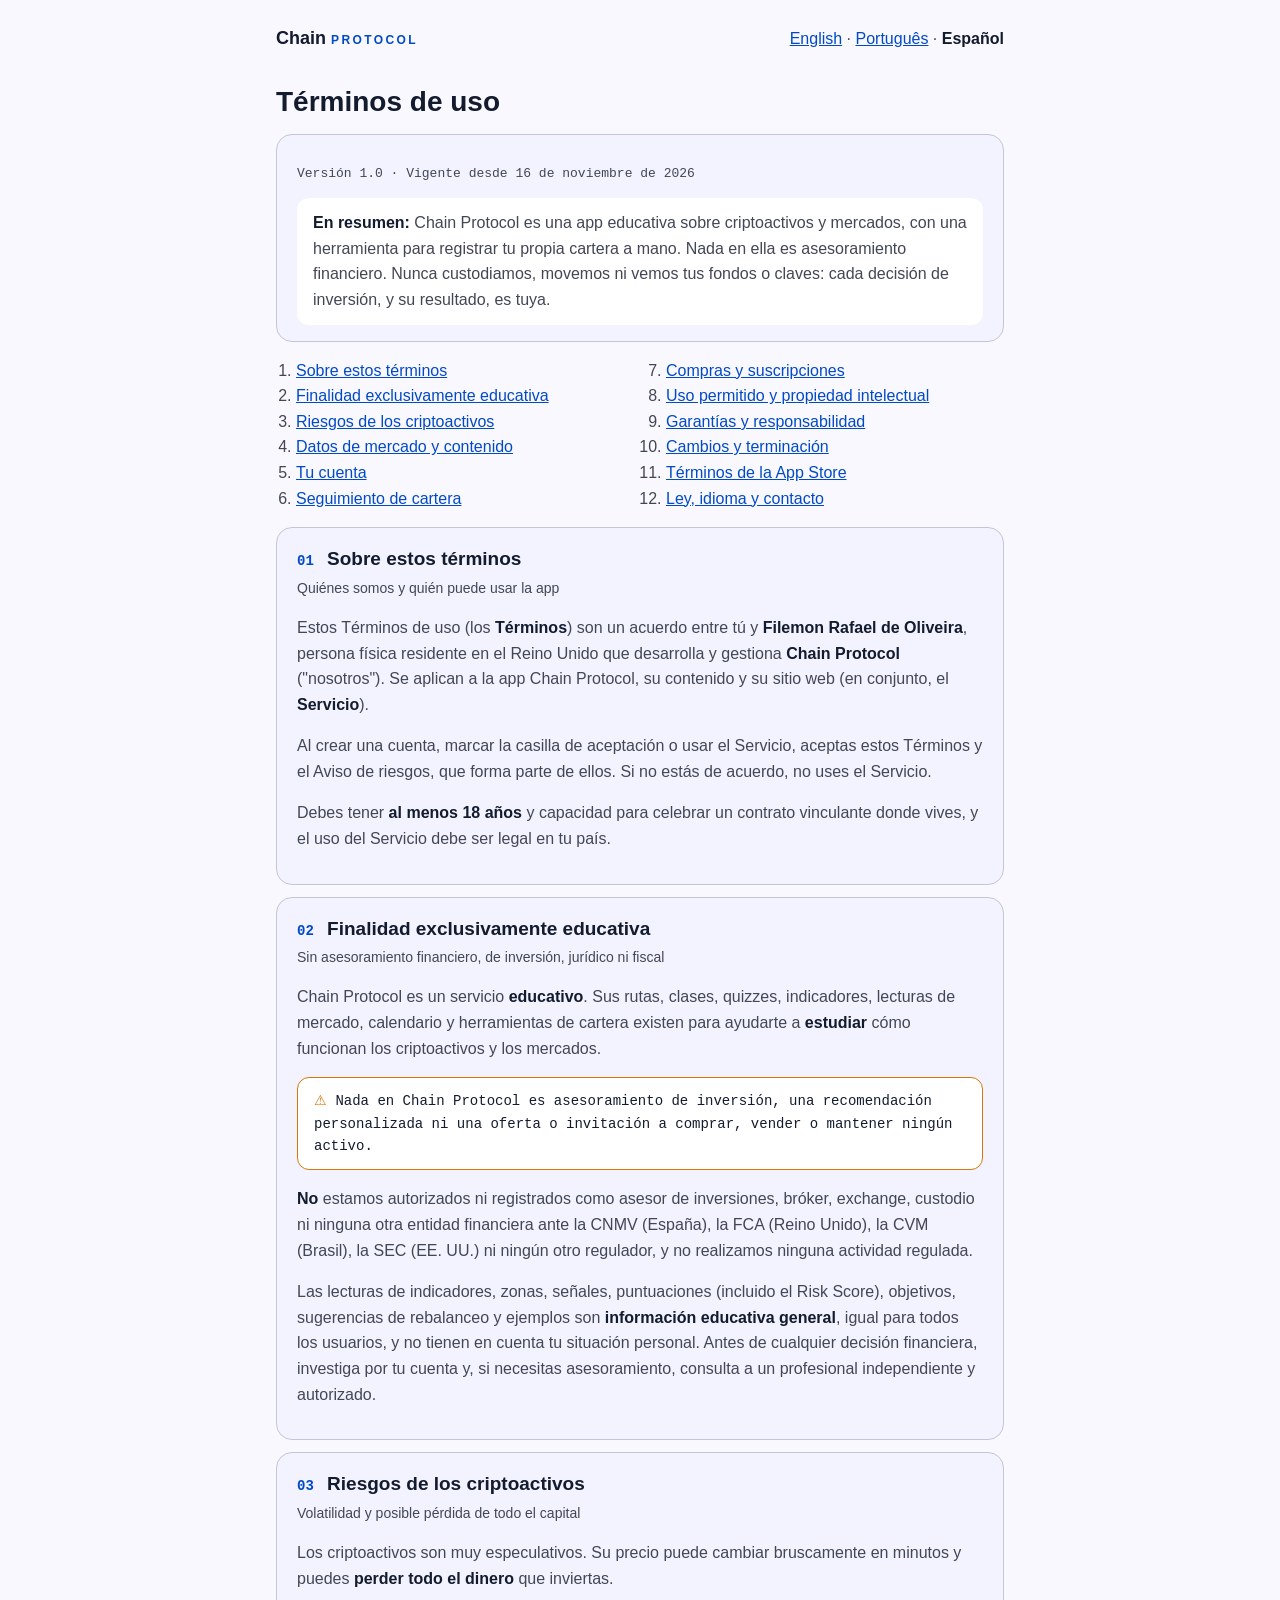
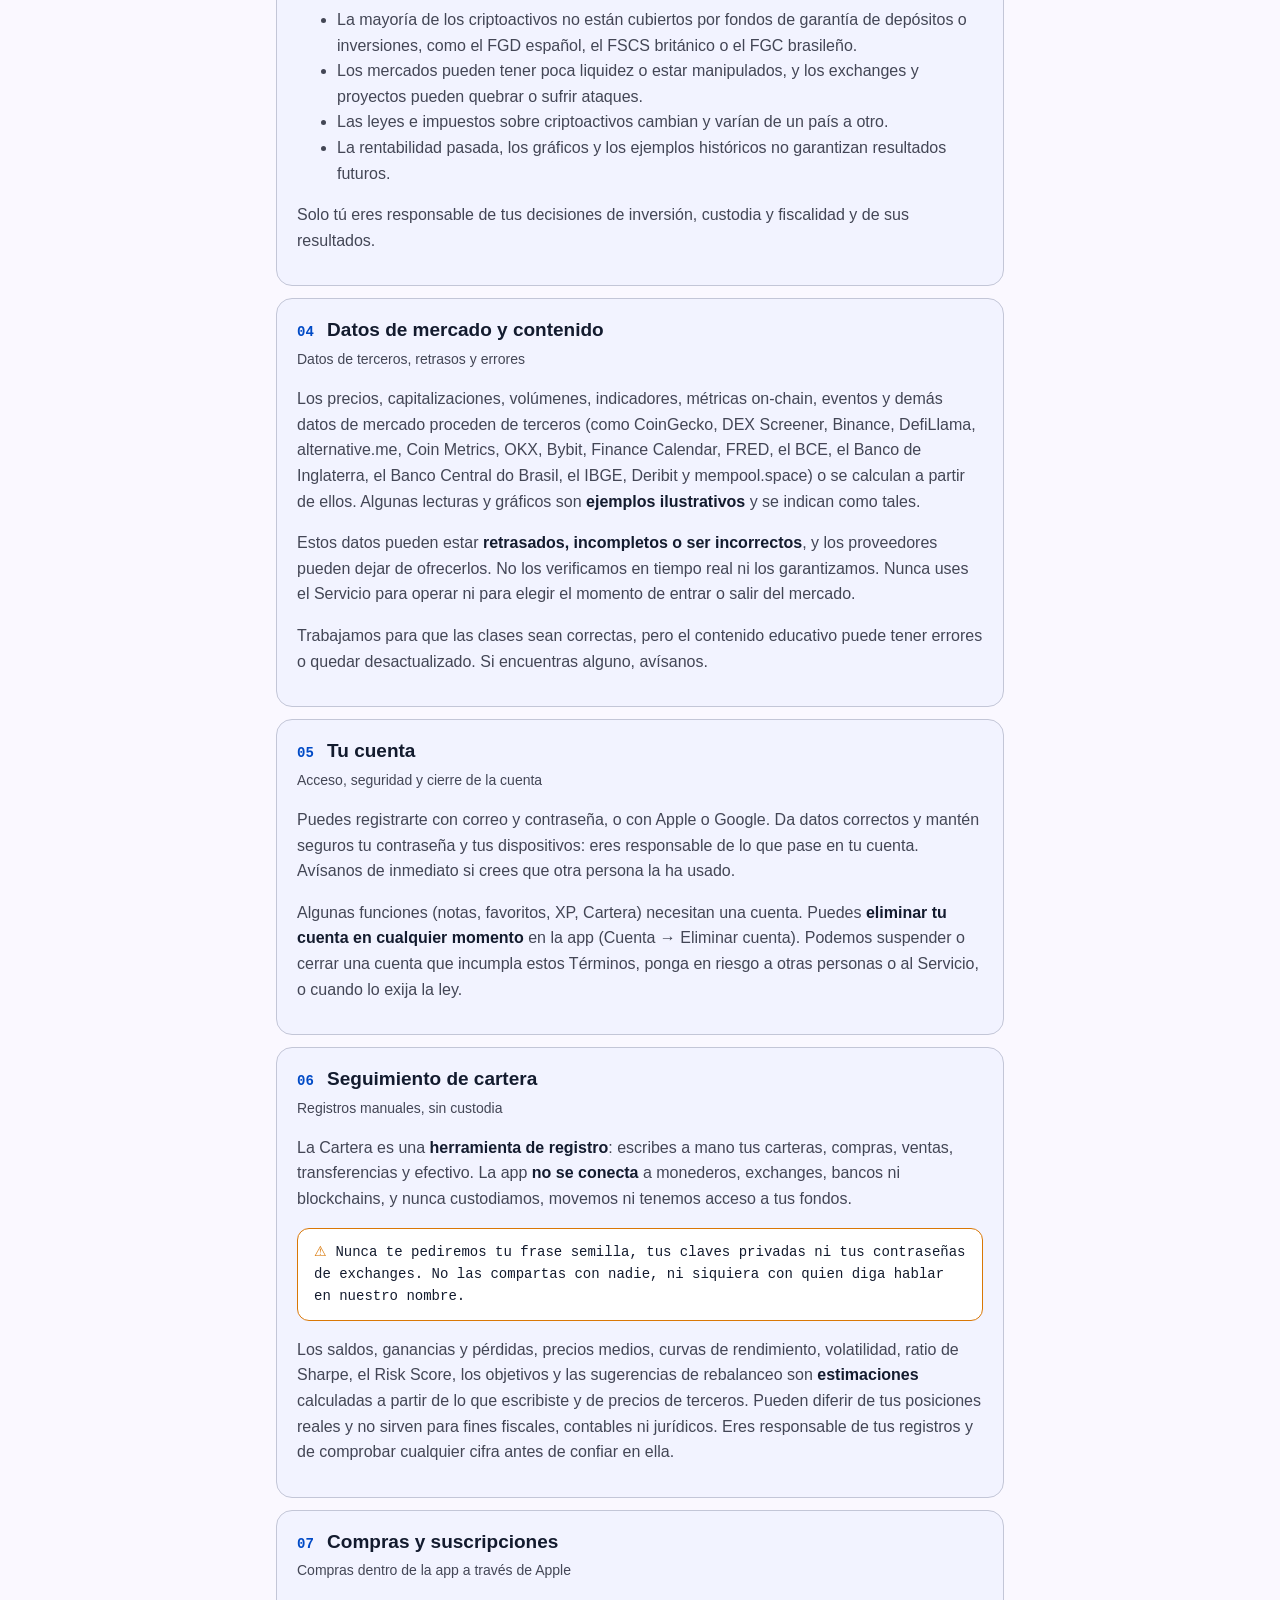
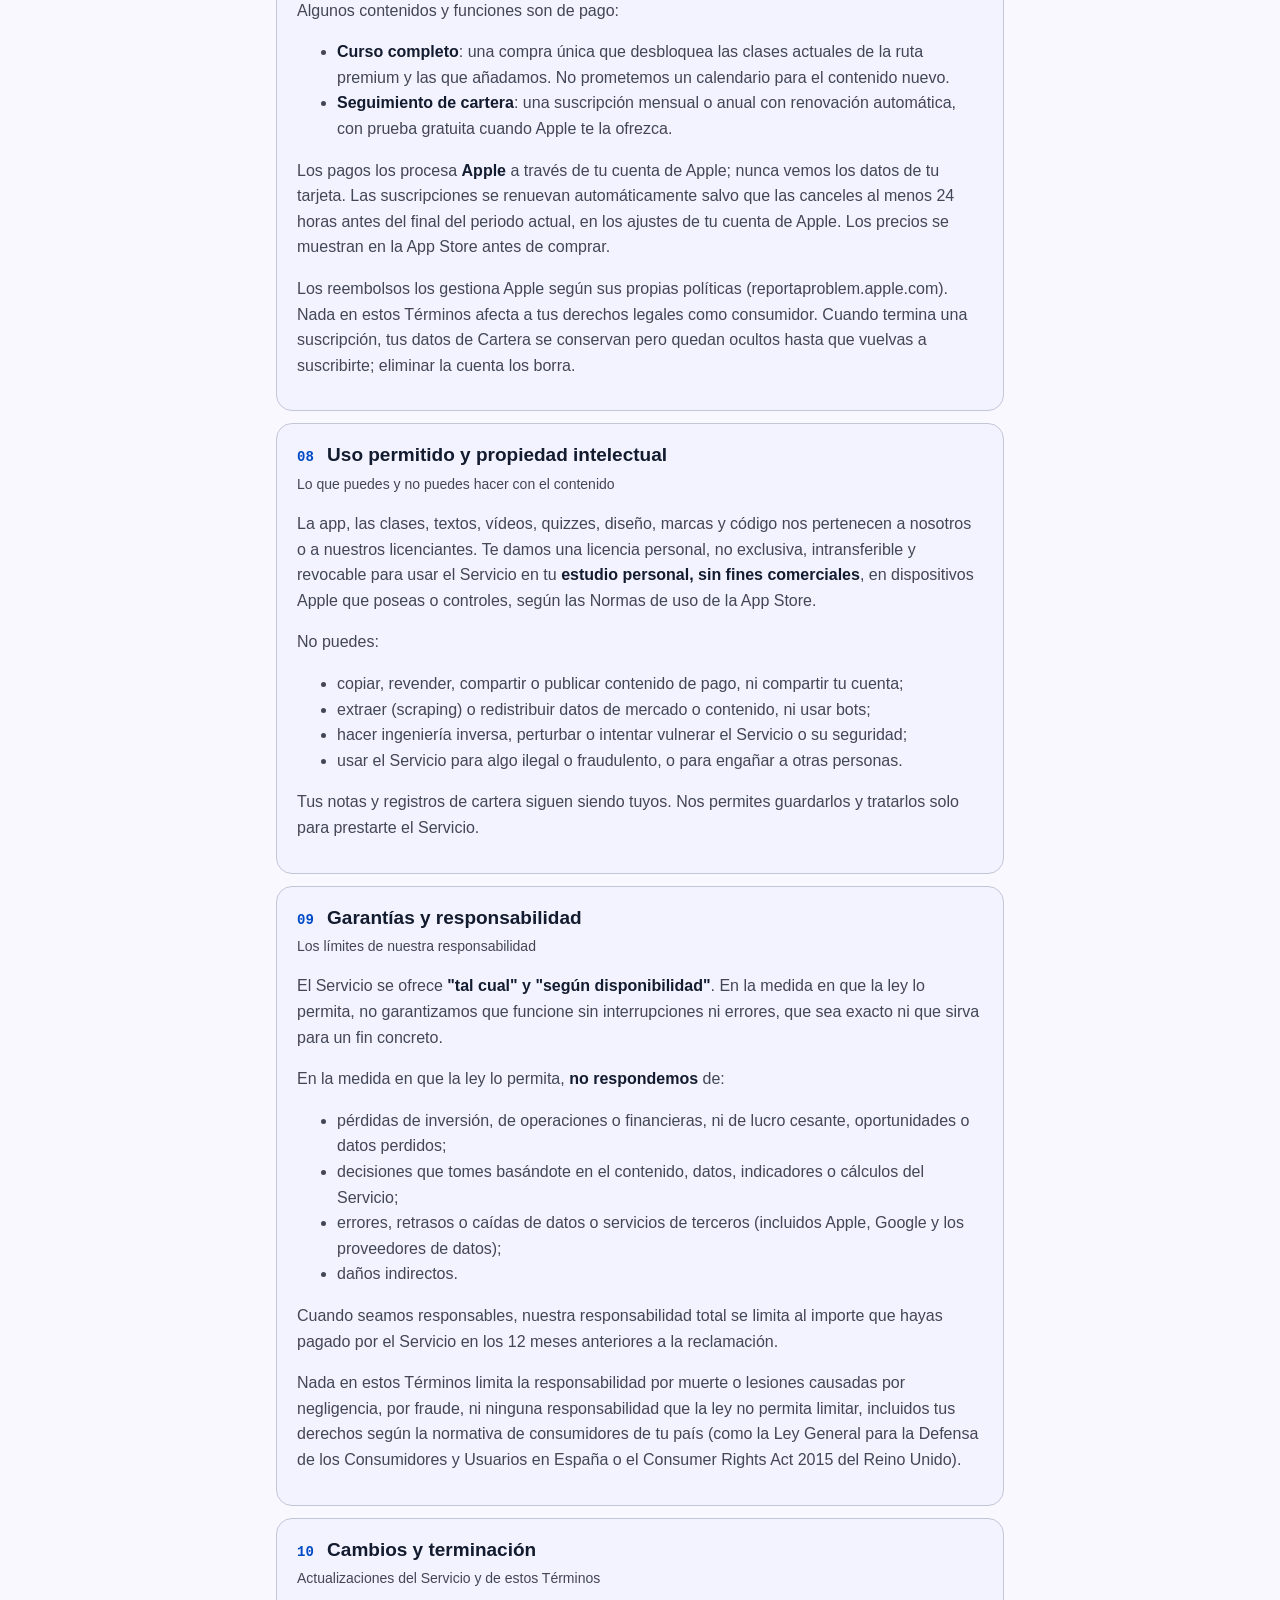
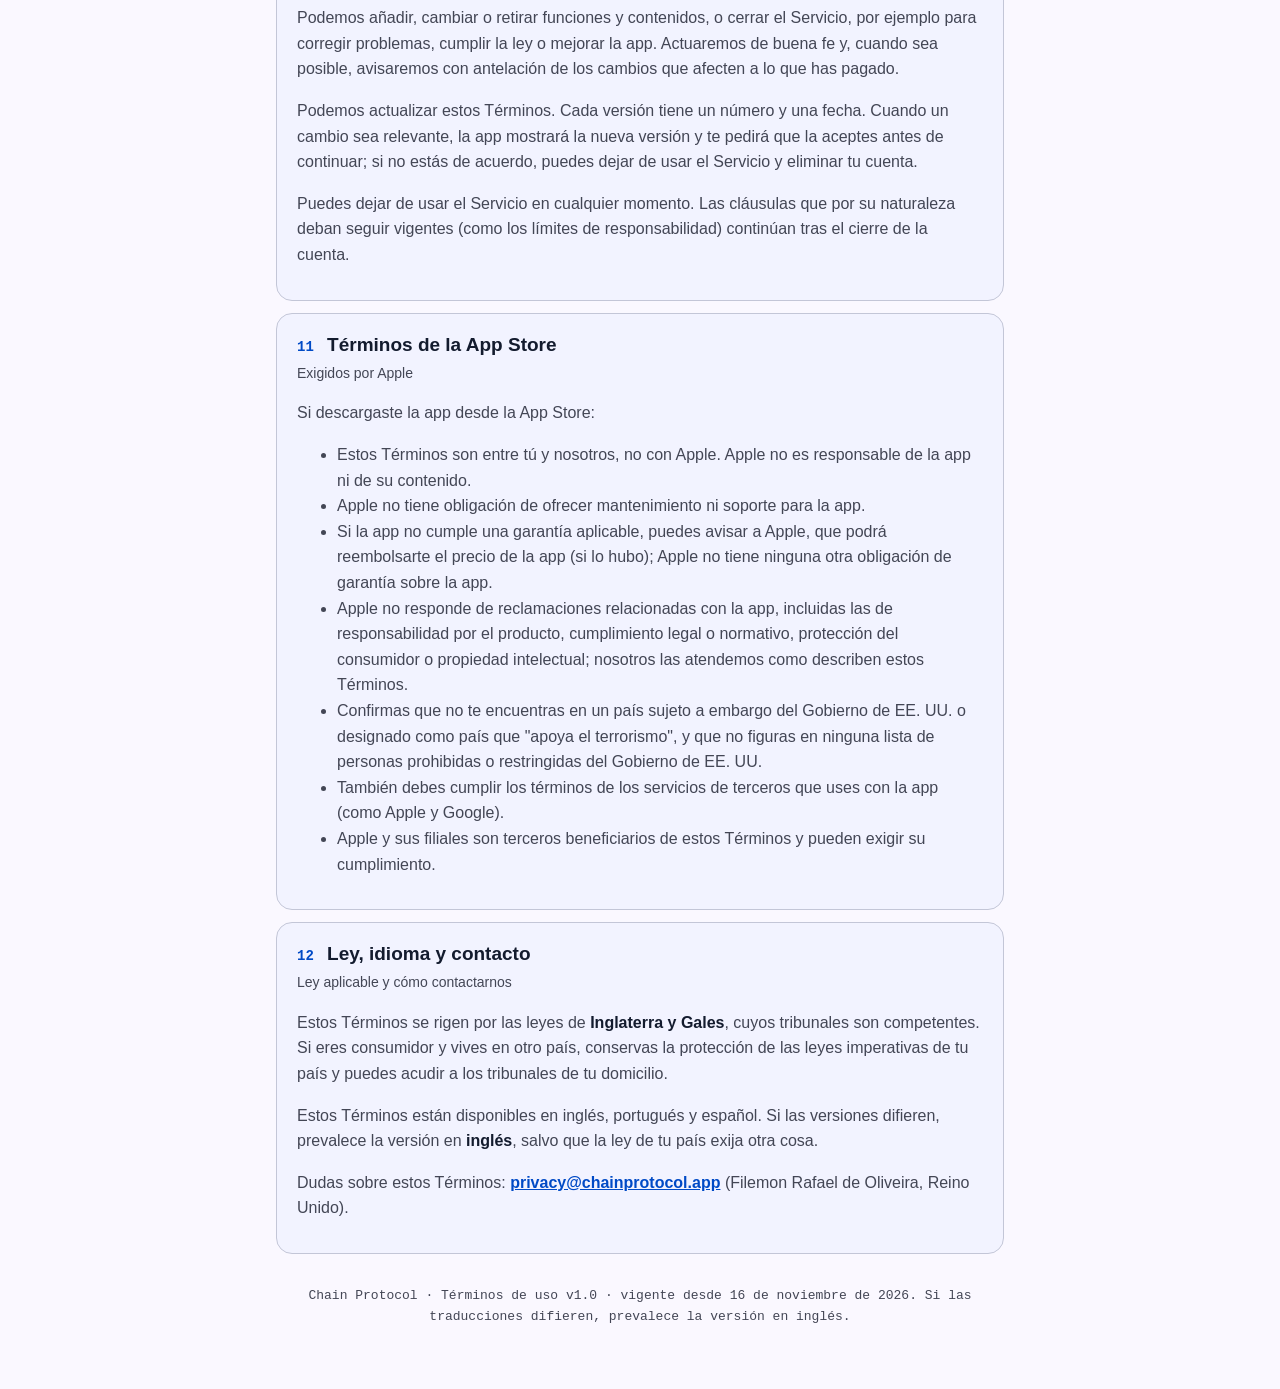
<file: es/terms/index.html>
<!doctype html>
<html lang="es-ES">
<head>
<meta charset="utf-8">
<meta name="viewport" content="width=device-width, initial-scale=1">
<title>Términos de uso · Chain Protocol</title>
<meta name="description" content="Chain Protocol es una app educativa sobre criptoactivos y mercados, con una herramienta para registrar tu propia cartera a mano. Nada en ella es asesoramiento financiero. Nunca custodiamos, movemos ni vemos tus fondos o claves: cada decisión de inversión, y su resultado, es tuya.">
<link rel="canonical" href="https://chainprotocol.app/es/terms/">
<link rel="alternate" hreflang="en-GB" href="https://chainprotocol.app/terms/">
<link rel="alternate" hreflang="pt-BR" href="https://chainprotocol.app/pt-br/terms/">
<link rel="alternate" hreflang="es-ES" href="https://chainprotocol.app/es/terms/">
<link rel="stylesheet" href="../../styles.css">
</head>
<body>
<header>
<a class="brand" href="../../">Chain <span>Protocol</span></a>
<nav aria-label="Idioma"><a href="../../terms/" hreflang="en-GB">English</a> · <a href="../../pt-br/terms/" hreflang="pt-BR">Português</a> · <a href="../../es/terms/" hreflang="es-ES" aria-current="page">Español</a></nav>
</header>
<main>
<h1>Términos de uso</h1>
<div class="card">
<p class="meta">Versión 1.0 · Vigente desde 16 de noviembre de 2026</p>
<p class="summary"><strong>En resumen:</strong> Chain Protocol es una app educativa sobre criptoactivos y mercados, con una herramienta para registrar tu propia cartera a mano. Nada en ella es asesoramiento financiero. Nunca custodiamos, movemos ni vemos tus fondos o claves: cada decisión de inversión, y su resultado, es tuya.</p>
</div>
<ol class="toc">
<li><a href="#section-01">Sobre estos términos</a></li>
<li><a href="#section-02">Finalidad exclusivamente educativa</a></li>
<li><a href="#section-03">Riesgos de los criptoactivos</a></li>
<li><a href="#section-04">Datos de mercado y contenido</a></li>
<li><a href="#section-05">Tu cuenta</a></li>
<li><a href="#section-06">Seguimiento de cartera</a></li>
<li><a href="#section-07">Compras y suscripciones</a></li>
<li><a href="#section-08">Uso permitido y propiedad intelectual</a></li>
<li><a href="#section-09">Garantías y responsabilidad</a></li>
<li><a href="#section-10">Cambios y terminación</a></li>
<li><a href="#section-11">Términos de la App Store</a></li>
<li><a href="#section-12">Ley, idioma y contacto</a></li>
</ol>
<section id="section-01">
<h2><span class="number">01</span> Sobre estos términos</h2>
<p class="subtitle">Quiénes somos y quién puede usar la app</p>
<p>Estos Términos de uso (los <strong>Términos</strong>) son un acuerdo entre tú y <strong>Filemon Rafael de Oliveira</strong>, persona física residente en el Reino Unido que desarrolla y gestiona <strong>Chain Protocol</strong> ("nosotros"). Se aplican a la app Chain Protocol, su contenido y su sitio web (en conjunto, el <strong>Servicio</strong>).</p>
<p>Al crear una cuenta, marcar la casilla de aceptación o usar el Servicio, aceptas estos Términos y el Aviso de riesgos, que forma parte de ellos. Si no estás de acuerdo, no uses el Servicio.</p>
<p>Debes tener <strong>al menos 18 años</strong> y capacidad para celebrar un contrato vinculante donde vives, y el uso del Servicio debe ser legal en tu país.</p>
</section>
<section id="section-02">
<h2><span class="number">02</span> Finalidad exclusivamente educativa</h2>
<p class="subtitle">Sin asesoramiento financiero, de inversión, jurídico ni fiscal</p>
<p>Chain Protocol es un servicio <strong>educativo</strong>. Sus rutas, clases, quizzes, indicadores, lecturas de mercado, calendario y herramientas de cartera existen para ayudarte a <strong>estudiar</strong> cómo funcionan los criptoactivos y los mercados.</p>
<p class="notice">Nada en Chain Protocol es asesoramiento de inversión, una recomendación personalizada ni una oferta o invitación a comprar, vender o mantener ningún activo.</p>
<p><strong>No</strong> estamos autorizados ni registrados como asesor de inversiones, bróker, exchange, custodio ni ninguna otra entidad financiera ante la CNMV (España), la FCA (Reino Unido), la CVM (Brasil), la SEC (EE. UU.) ni ningún otro regulador, y no realizamos ninguna actividad regulada.</p>
<p>Las lecturas de indicadores, zonas, señales, puntuaciones (incluido el Risk Score), objetivos, sugerencias de rebalanceo y ejemplos son <strong>información educativa general</strong>, igual para todos los usuarios, y no tienen en cuenta tu situación personal. Antes de cualquier decisión financiera, investiga por tu cuenta y, si necesitas asesoramiento, consulta a un profesional independiente y autorizado.</p>
</section>
<section id="section-03">
<h2><span class="number">03</span> Riesgos de los criptoactivos</h2>
<p class="subtitle">Volatilidad y posible pérdida de todo el capital</p>
<p>Los criptoactivos son muy especulativos. Su precio puede cambiar bruscamente en minutos y puedes <strong>perder todo el dinero</strong> que inviertas.</p>
<ul><li>La mayoría de los criptoactivos no están cubiertos por fondos de garantía de depósitos o inversiones, como el FGD español, el FSCS británico o el FGC brasileño.</li><li>Los mercados pueden tener poca liquidez o estar manipulados, y los exchanges y proyectos pueden quebrar o sufrir ataques.</li><li>Las leyes e impuestos sobre criptoactivos cambian y varían de un país a otro.</li><li>La rentabilidad pasada, los gráficos y los ejemplos históricos no garantizan resultados futuros.</li></ul>
<p>Solo tú eres responsable de tus decisiones de inversión, custodia y fiscalidad y de sus resultados.</p>
</section>
<section id="section-04">
<h2><span class="number">04</span> Datos de mercado y contenido</h2>
<p class="subtitle">Datos de terceros, retrasos y errores</p>
<p>Los precios, capitalizaciones, volúmenes, indicadores, métricas on-chain, eventos y demás datos de mercado proceden de terceros (como CoinGecko, DEX Screener, Binance, DefiLlama, alternative.me, Coin Metrics, OKX, Bybit, Finance Calendar, FRED, el BCE, el Banco de Inglaterra, el Banco Central do Brasil, el IBGE, Deribit y mempool.space) o se calculan a partir de ellos. Algunas lecturas y gráficos son <strong>ejemplos ilustrativos</strong> y se indican como tales.</p>
<p>Estos datos pueden estar <strong>retrasados, incompletos o ser incorrectos</strong>, y los proveedores pueden dejar de ofrecerlos. No los verificamos en tiempo real ni los garantizamos. Nunca uses el Servicio para operar ni para elegir el momento de entrar o salir del mercado.</p>
<p>Trabajamos para que las clases sean correctas, pero el contenido educativo puede tener errores o quedar desactualizado. Si encuentras alguno, avísanos.</p>
</section>
<section id="section-05">
<h2><span class="number">05</span> Tu cuenta</h2>
<p class="subtitle">Acceso, seguridad y cierre de la cuenta</p>
<p>Puedes registrarte con correo y contraseña, o con Apple o Google. Da datos correctos y mantén seguros tu contraseña y tus dispositivos: eres responsable de lo que pase en tu cuenta. Avísanos de inmediato si crees que otra persona la ha usado.</p>
<p>Algunas funciones (notas, favoritos, XP, Cartera) necesitan una cuenta. Puedes <strong>eliminar tu cuenta en cualquier momento</strong> en la app (Cuenta → Eliminar cuenta). Podemos suspender o cerrar una cuenta que incumpla estos Términos, ponga en riesgo a otras personas o al Servicio, o cuando lo exija la ley.</p>
</section>
<section id="section-06">
<h2><span class="number">06</span> Seguimiento de cartera</h2>
<p class="subtitle">Registros manuales, sin custodia</p>
<p>La Cartera es una <strong>herramienta de registro</strong>: escribes a mano tus carteras, compras, ventas, transferencias y efectivo. La app <strong>no se conecta</strong> a monederos, exchanges, bancos ni blockchains, y nunca custodiamos, movemos ni tenemos acceso a tus fondos.</p>
<p class="notice">Nunca te pediremos tu frase semilla, tus claves privadas ni tus contraseñas de exchanges. No las compartas con nadie, ni siquiera con quien diga hablar en nuestro nombre.</p>
<p>Los saldos, ganancias y pérdidas, precios medios, curvas de rendimiento, volatilidad, ratio de Sharpe, el Risk Score, los objetivos y las sugerencias de rebalanceo son <strong>estimaciones</strong> calculadas a partir de lo que escribiste y de precios de terceros. Pueden diferir de tus posiciones reales y no sirven para fines fiscales, contables ni jurídicos. Eres responsable de tus registros y de comprobar cualquier cifra antes de confiar en ella.</p>
</section>
<section id="section-07">
<h2><span class="number">07</span> Compras y suscripciones</h2>
<p class="subtitle">Compras dentro de la app a través de Apple</p>
<p>Algunos contenidos y funciones son de pago:</p>
<ul><li><strong>Curso completo</strong>: una compra única que desbloquea las clases actuales de la ruta premium y las que añadamos. No prometemos un calendario para el contenido nuevo.</li><li><strong>Seguimiento de cartera</strong>: una suscripción mensual o anual con renovación automática, con prueba gratuita cuando Apple te la ofrezca.</li></ul>
<p>Los pagos los procesa <strong>Apple</strong> a través de tu cuenta de Apple; nunca vemos los datos de tu tarjeta. Las suscripciones se renuevan automáticamente salvo que las canceles al menos 24 horas antes del final del periodo actual, en los ajustes de tu cuenta de Apple. Los precios se muestran en la App Store antes de comprar.</p>
<p>Los reembolsos los gestiona Apple según sus propias políticas (reportaproblem.apple.com). Nada en estos Términos afecta a tus derechos legales como consumidor. Cuando termina una suscripción, tus datos de Cartera se conservan pero quedan ocultos hasta que vuelvas a suscribirte; eliminar la cuenta los borra.</p>
</section>
<section id="section-08">
<h2><span class="number">08</span> Uso permitido y propiedad intelectual</h2>
<p class="subtitle">Lo que puedes y no puedes hacer con el contenido</p>
<p>La app, las clases, textos, vídeos, quizzes, diseño, marcas y código nos pertenecen a nosotros o a nuestros licenciantes. Te damos una licencia personal, no exclusiva, intransferible y revocable para usar el Servicio en tu <strong>estudio personal, sin fines comerciales</strong>, en dispositivos Apple que poseas o controles, según las Normas de uso de la App Store.</p>
<p>No puedes:</p>
<ul><li>copiar, revender, compartir o publicar contenido de pago, ni compartir tu cuenta;</li><li>extraer (scraping) o redistribuir datos de mercado o contenido, ni usar bots;</li><li>hacer ingeniería inversa, perturbar o intentar vulnerar el Servicio o su seguridad;</li><li>usar el Servicio para algo ilegal o fraudulento, o para engañar a otras personas.</li></ul>
<p>Tus notas y registros de cartera siguen siendo tuyos. Nos permites guardarlos y tratarlos solo para prestarte el Servicio.</p>
</section>
<section id="section-09">
<h2><span class="number">09</span> Garantías y responsabilidad</h2>
<p class="subtitle">Los límites de nuestra responsabilidad</p>
<p>El Servicio se ofrece <strong>"tal cual" y "según disponibilidad"</strong>. En la medida en que la ley lo permita, no garantizamos que funcione sin interrupciones ni errores, que sea exacto ni que sirva para un fin concreto.</p>
<p>En la medida en que la ley lo permita, <strong>no respondemos</strong> de:</p>
<ul><li>pérdidas de inversión, de operaciones o financieras, ni de lucro cesante, oportunidades o datos perdidos;</li><li>decisiones que tomes basándote en el contenido, datos, indicadores o cálculos del Servicio;</li><li>errores, retrasos o caídas de datos o servicios de terceros (incluidos Apple, Google y los proveedores de datos);</li><li>daños indirectos.</li></ul>
<p>Cuando seamos responsables, nuestra responsabilidad total se limita al importe que hayas pagado por el Servicio en los 12 meses anteriores a la reclamación.</p>
<p>Nada en estos Términos limita la responsabilidad por muerte o lesiones causadas por negligencia, por fraude, ni ninguna responsabilidad que la ley no permita limitar, incluidos tus derechos según la normativa de consumidores de tu país (como la Ley General para la Defensa de los Consumidores y Usuarios en España o el Consumer Rights Act 2015 del Reino Unido).</p>
</section>
<section id="section-10">
<h2><span class="number">10</span> Cambios y terminación</h2>
<p class="subtitle">Actualizaciones del Servicio y de estos Términos</p>
<p>Podemos añadir, cambiar o retirar funciones y contenidos, o cerrar el Servicio, por ejemplo para corregir problemas, cumplir la ley o mejorar la app. Actuaremos de buena fe y, cuando sea posible, avisaremos con antelación de los cambios que afecten a lo que has pagado.</p>
<p>Podemos actualizar estos Términos. Cada versión tiene un número y una fecha. Cuando un cambio sea relevante, la app mostrará la nueva versión y te pedirá que la aceptes antes de continuar; si no estás de acuerdo, puedes dejar de usar el Servicio y eliminar tu cuenta.</p>
<p>Puedes dejar de usar el Servicio en cualquier momento. Las cláusulas que por su naturaleza deban seguir vigentes (como los límites de responsabilidad) continúan tras el cierre de la cuenta.</p>
</section>
<section id="section-11">
<h2><span class="number">11</span> Términos de la App Store</h2>
<p class="subtitle">Exigidos por Apple</p>
<p>Si descargaste la app desde la App Store:</p>
<ul><li>Estos Términos son entre tú y nosotros, no con Apple. Apple no es responsable de la app ni de su contenido.</li><li>Apple no tiene obligación de ofrecer mantenimiento ni soporte para la app.</li><li>Si la app no cumple una garantía aplicable, puedes avisar a Apple, que podrá reembolsarte el precio de la app (si lo hubo); Apple no tiene ninguna otra obligación de garantía sobre la app.</li><li>Apple no responde de reclamaciones relacionadas con la app, incluidas las de responsabilidad por el producto, cumplimiento legal o normativo, protección del consumidor o propiedad intelectual; nosotros las atendemos como describen estos Términos.</li><li>Confirmas que no te encuentras en un país sujeto a embargo del Gobierno de EE. UU. o designado como país que "apoya el terrorismo", y que no figuras en ninguna lista de personas prohibidas o restringidas del Gobierno de EE. UU.</li><li>También debes cumplir los términos de los servicios de terceros que uses con la app (como Apple y Google).</li><li>Apple y sus filiales son terceros beneficiarios de estos Términos y pueden exigir su cumplimiento.</li></ul>
</section>
<section id="section-12">
<h2><span class="number">12</span> Ley, idioma y contacto</h2>
<p class="subtitle">Ley aplicable y cómo contactarnos</p>
<p>Estos Términos se rigen por las leyes de <strong>Inglaterra y Gales</strong>, cuyos tribunales son competentes. Si eres consumidor y vives en otro país, conservas la protección de las leyes imperativas de tu país y puedes acudir a los tribunales de tu domicilio.</p>
<p>Estos Términos están disponibles en inglés, portugués y español. Si las versiones difieren, prevalece la versión en <strong>inglés</strong>, salvo que la ley de tu país exija otra cosa.</p>
<p>Dudas sobre estos Términos: <strong><a href="mailto:privacy@chainprotocol.app">privacy@chainprotocol.app</a></strong> (Filemon Rafael de Oliveira, Reino Unido).</p>
</section>
<p class="footer">Chain Protocol · Términos de uso v1.0 · vigente desde 16 de noviembre de 2026. Si las traducciones difieren, prevalece la versión en inglés.</p>
</main>
</body>
</html>
</file>
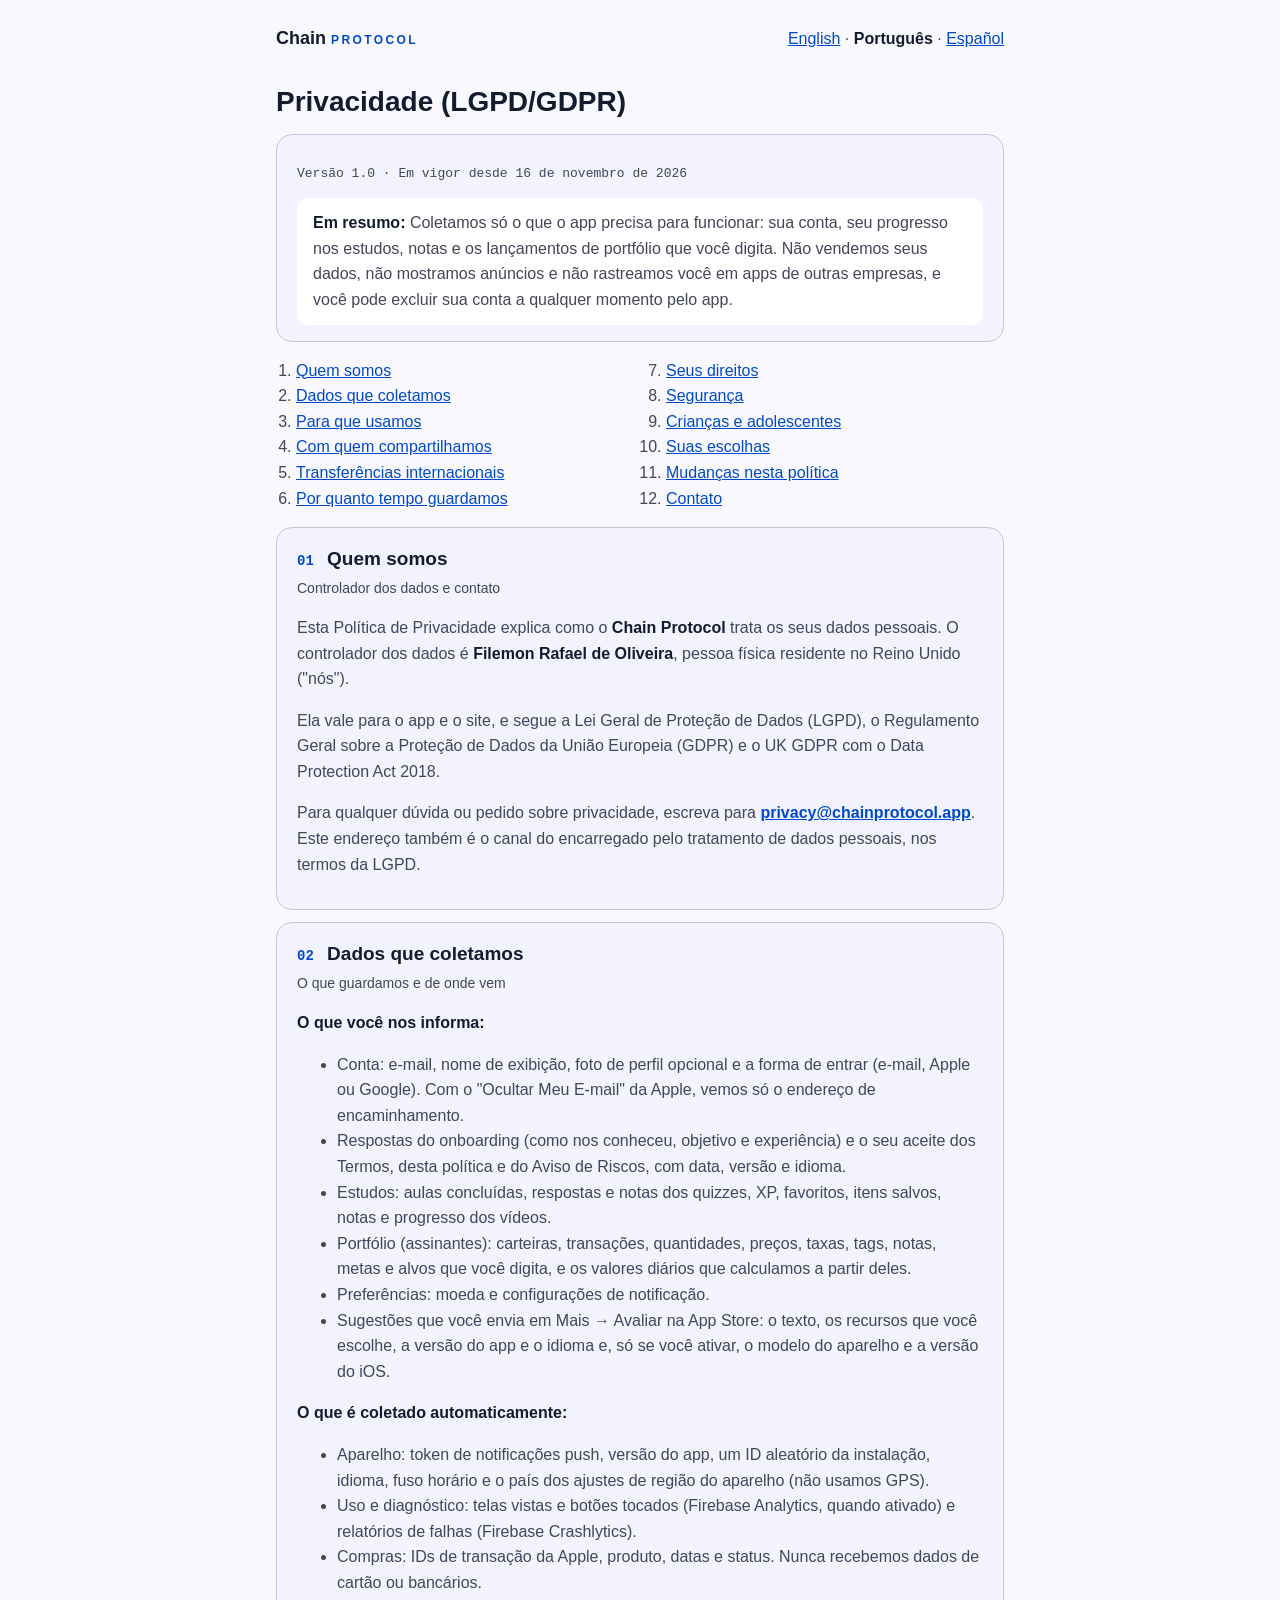
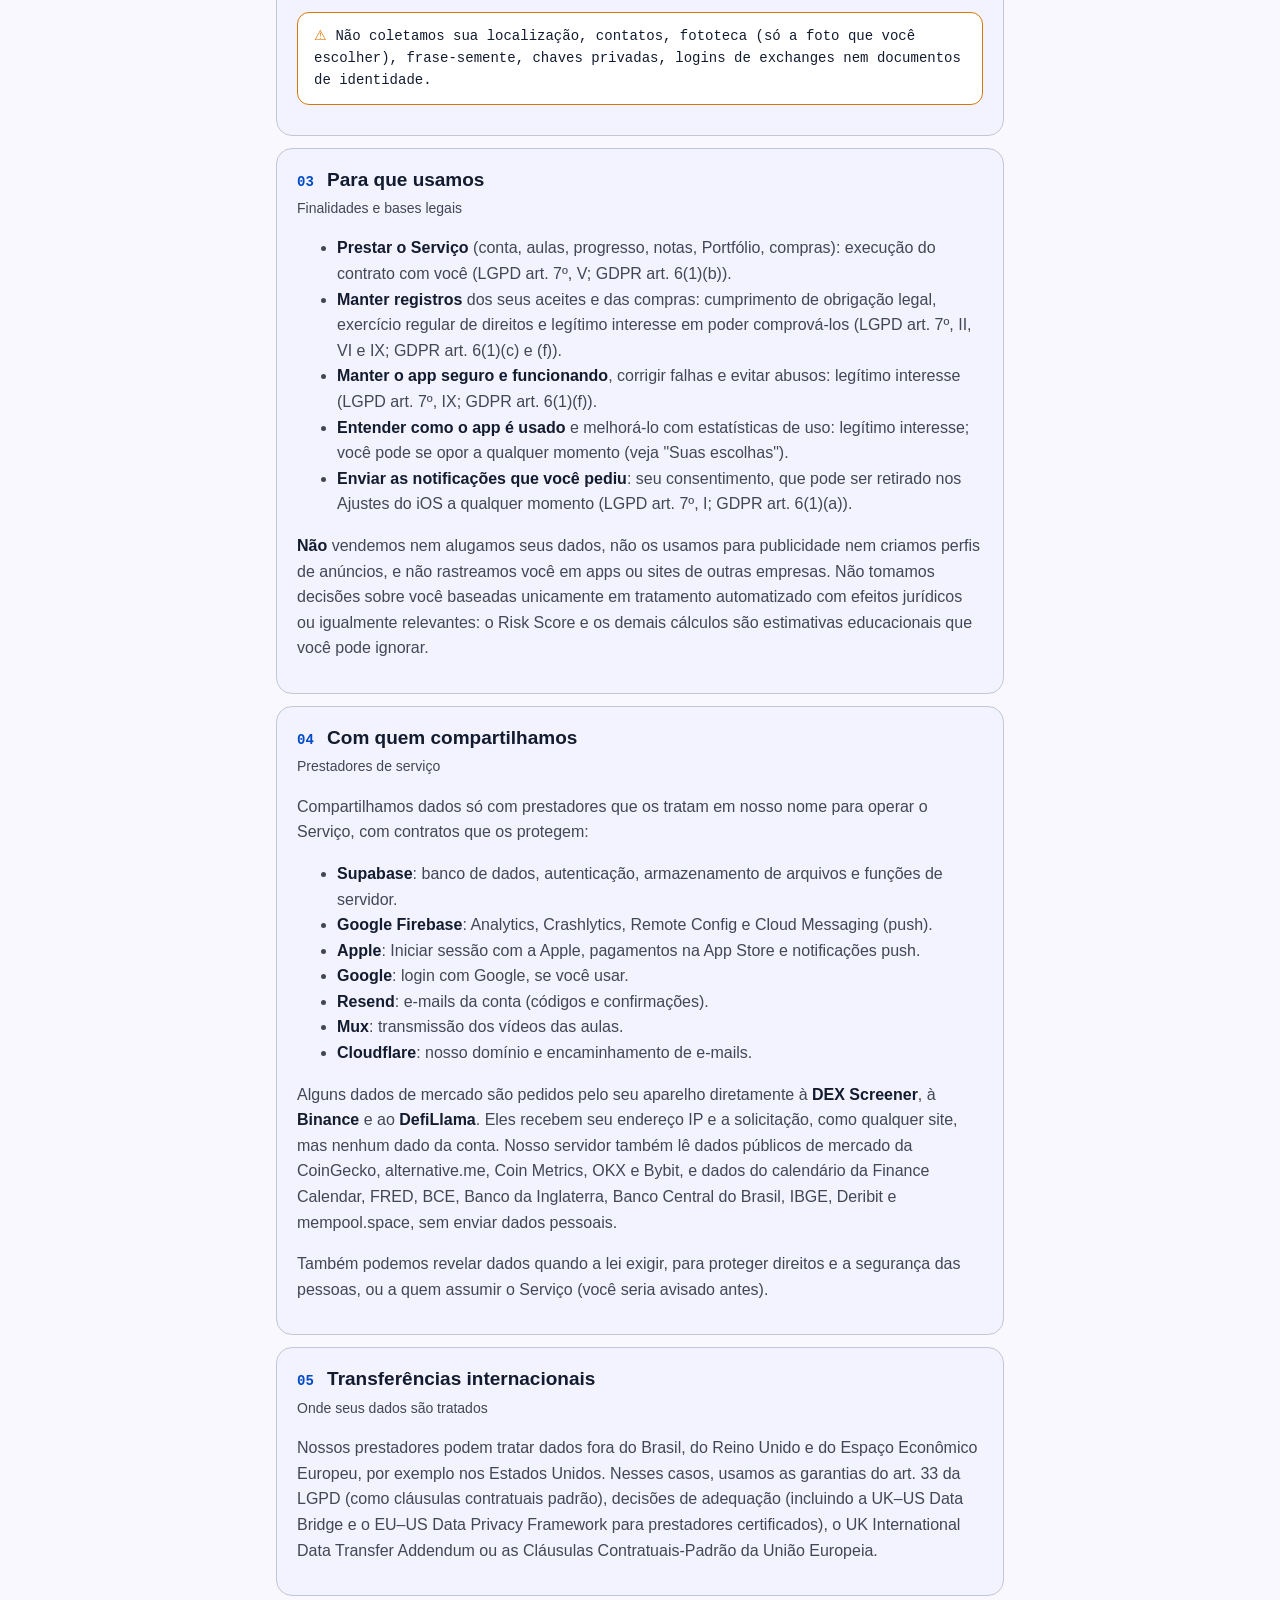
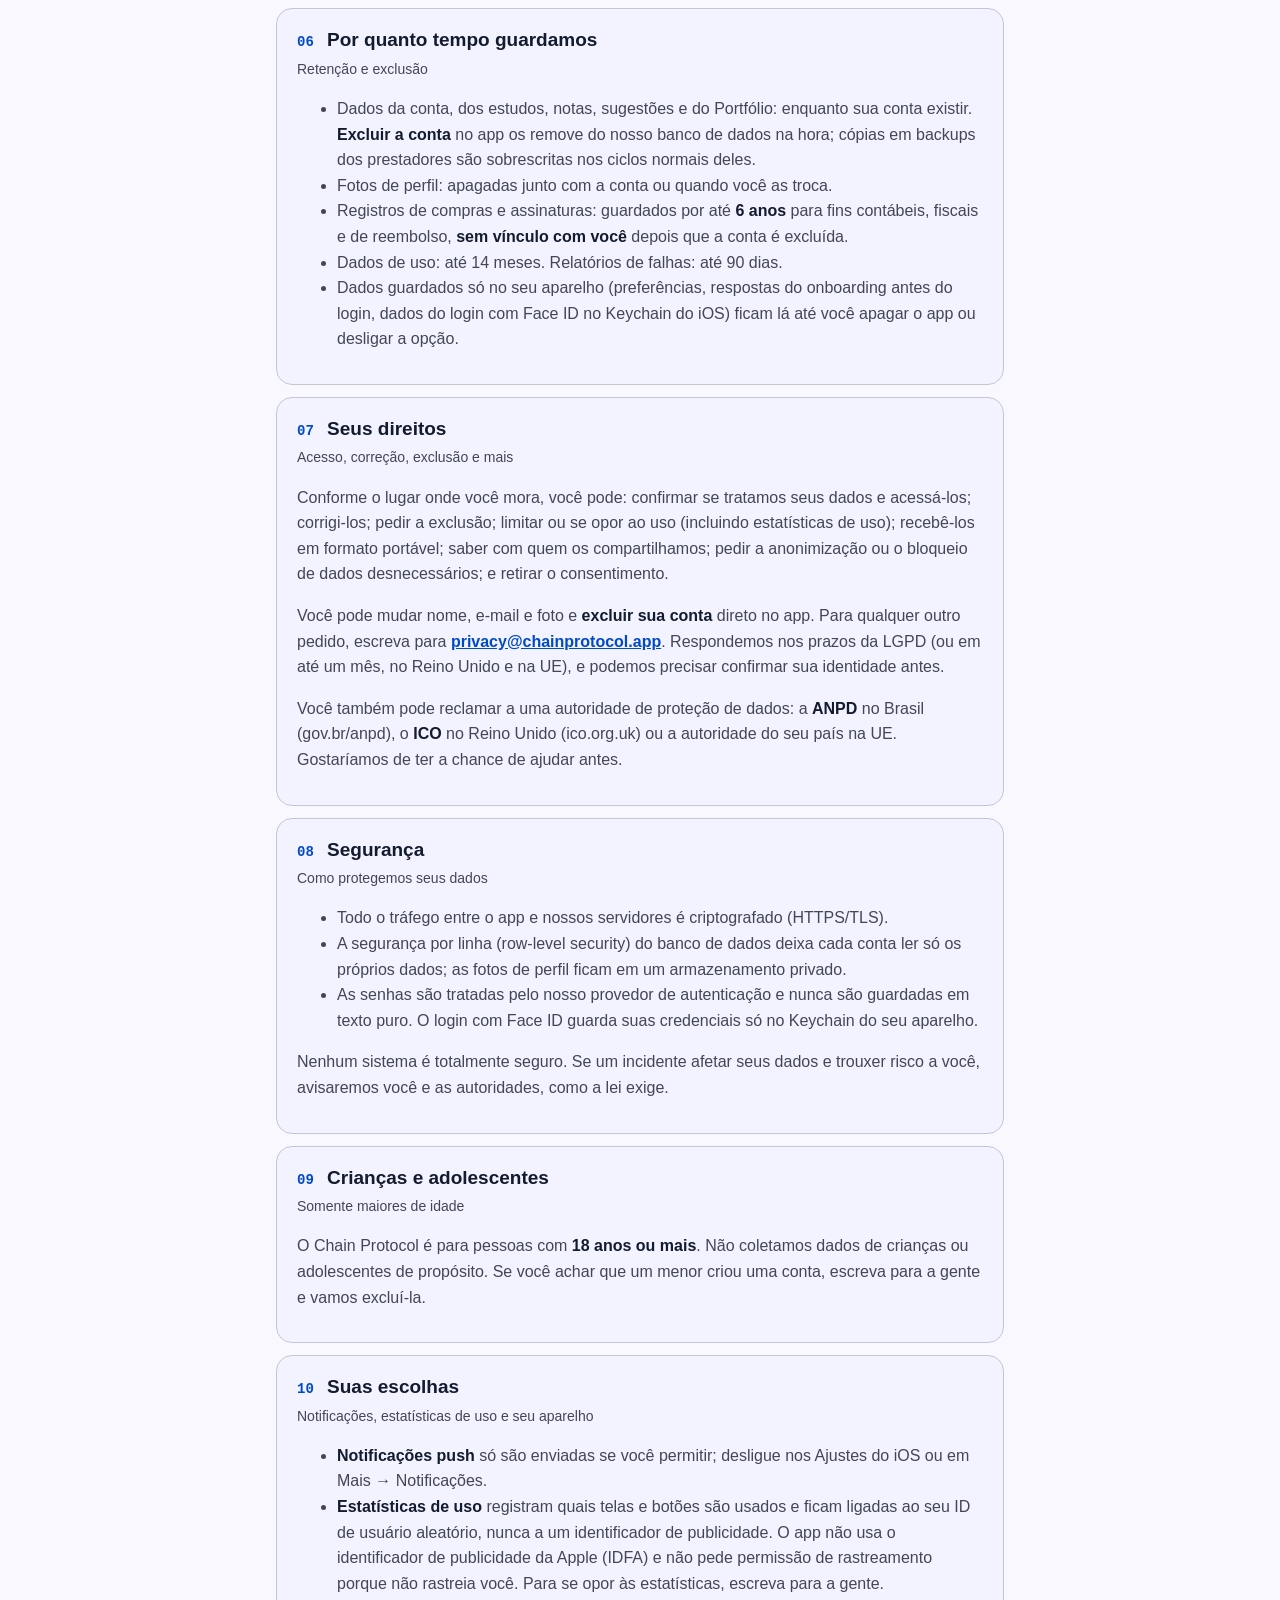
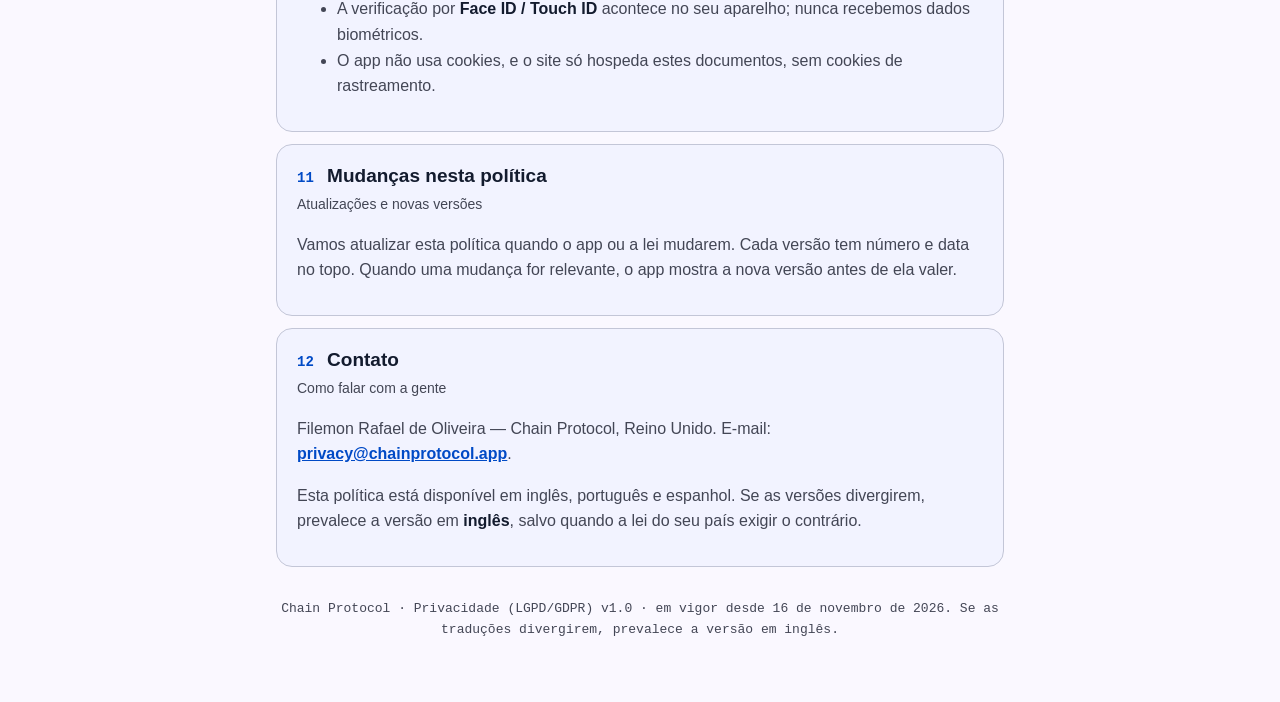
<file: pt-br/privacy/index.html>
<!doctype html>
<html lang="pt-BR">
<head>
<meta charset="utf-8">
<meta name="viewport" content="width=device-width, initial-scale=1">
<title>Privacidade (LGPD/GDPR) · Chain Protocol</title>
<meta name="description" content="Coletamos só o que o app precisa para funcionar: sua conta, seu progresso nos estudos, notas e os lançamentos de portfólio que você digita. Não vendemos seus dados, não mostramos anúncios e não rastreamos você em apps de outras empresas, e você pode excluir sua conta a qualquer momento pelo app.">
<link rel="canonical" href="https://chainprotocol.app/pt-br/privacy/">
<link rel="alternate" hreflang="en-GB" href="https://chainprotocol.app/privacy/">
<link rel="alternate" hreflang="pt-BR" href="https://chainprotocol.app/pt-br/privacy/">
<link rel="alternate" hreflang="es-ES" href="https://chainprotocol.app/es/privacy/">
<link rel="stylesheet" href="../../styles.css">
</head>
<body>
<header>
<a class="brand" href="../../">Chain <span>Protocol</span></a>
<nav aria-label="Idioma"><a href="../../privacy/" hreflang="en-GB">English</a> · <a href="../../pt-br/privacy/" hreflang="pt-BR" aria-current="page">Português</a> · <a href="../../es/privacy/" hreflang="es-ES">Español</a></nav>
</header>
<main>
<h1>Privacidade (LGPD/GDPR)</h1>
<div class="card">
<p class="meta">Versão 1.0 · Em vigor desde 16 de novembro de 2026</p>
<p class="summary"><strong>Em resumo:</strong> Coletamos só o que o app precisa para funcionar: sua conta, seu progresso nos estudos, notas e os lançamentos de portfólio que você digita. Não vendemos seus dados, não mostramos anúncios e não rastreamos você em apps de outras empresas, e você pode excluir sua conta a qualquer momento pelo app.</p>
</div>
<ol class="toc">
<li><a href="#section-01">Quem somos</a></li>
<li><a href="#section-02">Dados que coletamos</a></li>
<li><a href="#section-03">Para que usamos</a></li>
<li><a href="#section-04">Com quem compartilhamos</a></li>
<li><a href="#section-05">Transferências internacionais</a></li>
<li><a href="#section-06">Por quanto tempo guardamos</a></li>
<li><a href="#section-07">Seus direitos</a></li>
<li><a href="#section-08">Segurança</a></li>
<li><a href="#section-09">Crianças e adolescentes</a></li>
<li><a href="#section-10">Suas escolhas</a></li>
<li><a href="#section-11">Mudanças nesta política</a></li>
<li><a href="#section-12">Contato</a></li>
</ol>
<section id="section-01">
<h2><span class="number">01</span> Quem somos</h2>
<p class="subtitle">Controlador dos dados e contato</p>
<p>Esta Política de Privacidade explica como o <strong>Chain Protocol</strong> trata os seus dados pessoais. O controlador dos dados é <strong>Filemon Rafael de Oliveira</strong>, pessoa física residente no Reino Unido ("nós").</p>
<p>Ela vale para o app e o site, e segue a Lei Geral de Proteção de Dados (LGPD), o Regulamento Geral sobre a Proteção de Dados da União Europeia (GDPR) e o UK GDPR com o Data Protection Act 2018.</p>
<p>Para qualquer dúvida ou pedido sobre privacidade, escreva para <strong><a href="mailto:privacy@chainprotocol.app">privacy@chainprotocol.app</a></strong>. Este endereço também é o canal do encarregado pelo tratamento de dados pessoais, nos termos da LGPD.</p>
</section>
<section id="section-02">
<h2><span class="number">02</span> Dados que coletamos</h2>
<p class="subtitle">O que guardamos e de onde vem</p>
<p><strong>O que você nos informa:</strong></p>
<ul><li>Conta: e-mail, nome de exibição, foto de perfil opcional e a forma de entrar (e-mail, Apple ou Google). Com o "Ocultar Meu E-mail" da Apple, vemos só o endereço de encaminhamento.</li><li>Respostas do onboarding (como nos conheceu, objetivo e experiência) e o seu aceite dos Termos, desta política e do Aviso de Riscos, com data, versão e idioma.</li><li>Estudos: aulas concluídas, respostas e notas dos quizzes, XP, favoritos, itens salvos, notas e progresso dos vídeos.</li><li>Portfólio (assinantes): carteiras, transações, quantidades, preços, taxas, tags, notas, metas e alvos que você digita, e os valores diários que calculamos a partir deles.</li><li>Preferências: moeda e configurações de notificação.</li><li>Sugestões que você envia em Mais → Avaliar na App Store: o texto, os recursos que você escolhe, a versão do app e o idioma e, só se você ativar, o modelo do aparelho e a versão do iOS.</li></ul>
<p><strong>O que é coletado automaticamente:</strong></p>
<ul><li>Aparelho: token de notificações push, versão do app, um ID aleatório da instalação, idioma, fuso horário e o país dos ajustes de região do aparelho (não usamos GPS).</li><li>Uso e diagnóstico: telas vistas e botões tocados (Firebase Analytics, quando ativado) e relatórios de falhas (Firebase Crashlytics).</li><li>Compras: IDs de transação da Apple, produto, datas e status. Nunca recebemos dados de cartão ou bancários.</li></ul>
<p class="notice">Não coletamos sua localização, contatos, fototeca (só a foto que você escolher), frase-semente, chaves privadas, logins de exchanges nem documentos de identidade.</p>
</section>
<section id="section-03">
<h2><span class="number">03</span> Para que usamos</h2>
<p class="subtitle">Finalidades e bases legais</p>
<ul><li><strong>Prestar o Serviço</strong> (conta, aulas, progresso, notas, Portfólio, compras): execução do contrato com você (LGPD art. 7º, V; GDPR art. 6(1)(b)).</li><li><strong>Manter registros</strong> dos seus aceites e das compras: cumprimento de obrigação legal, exercício regular de direitos e legítimo interesse em poder comprová-los (LGPD art. 7º, II, VI e IX; GDPR art. 6(1)(c) e (f)).</li><li><strong>Manter o app seguro e funcionando</strong>, corrigir falhas e evitar abusos: legítimo interesse (LGPD art. 7º, IX; GDPR art. 6(1)(f)).</li><li><strong>Entender como o app é usado</strong> e melhorá-lo com estatísticas de uso: legítimo interesse; você pode se opor a qualquer momento (veja "Suas escolhas").</li><li><strong>Enviar as notificações que você pediu</strong>: seu consentimento, que pode ser retirado nos Ajustes do iOS a qualquer momento (LGPD art. 7º, I; GDPR art. 6(1)(a)).</li></ul>
<p><strong>Não</strong> vendemos nem alugamos seus dados, não os usamos para publicidade nem criamos perfis de anúncios, e não rastreamos você em apps ou sites de outras empresas. Não tomamos decisões sobre você baseadas unicamente em tratamento automatizado com efeitos jurídicos ou igualmente relevantes: o Risk Score e os demais cálculos são estimativas educacionais que você pode ignorar.</p>
</section>
<section id="section-04">
<h2><span class="number">04</span> Com quem compartilhamos</h2>
<p class="subtitle">Prestadores de serviço</p>
<p>Compartilhamos dados só com prestadores que os tratam em nosso nome para operar o Serviço, com contratos que os protegem:</p>
<ul><li><strong>Supabase</strong>: banco de dados, autenticação, armazenamento de arquivos e funções de servidor.</li><li><strong>Google Firebase</strong>: Analytics, Crashlytics, Remote Config e Cloud Messaging (push).</li><li><strong>Apple</strong>: Iniciar sessão com a Apple, pagamentos na App Store e notificações push.</li><li><strong>Google</strong>: login com Google, se você usar.</li><li><strong>Resend</strong>: e-mails da conta (códigos e confirmações).</li><li><strong>Mux</strong>: transmissão dos vídeos das aulas.</li><li><strong>Cloudflare</strong>: nosso domínio e encaminhamento de e-mails.</li></ul>
<p>Alguns dados de mercado são pedidos pelo seu aparelho diretamente à <strong>DEX Screener</strong>, à <strong>Binance</strong> e ao <strong>DefiLlama</strong>. Eles recebem seu endereço IP e a solicitação, como qualquer site, mas nenhum dado da conta. Nosso servidor também lê dados públicos de mercado da CoinGecko, alternative.me, Coin Metrics, OKX e Bybit, e dados do calendário da Finance Calendar, FRED, BCE, Banco da Inglaterra, Banco Central do Brasil, IBGE, Deribit e mempool.space, sem enviar dados pessoais.</p>
<p>Também podemos revelar dados quando a lei exigir, para proteger direitos e a segurança das pessoas, ou a quem assumir o Serviço (você seria avisado antes).</p>
</section>
<section id="section-05">
<h2><span class="number">05</span> Transferências internacionais</h2>
<p class="subtitle">Onde seus dados são tratados</p>
<p>Nossos prestadores podem tratar dados fora do Brasil, do Reino Unido e do Espaço Econômico Europeu, por exemplo nos Estados Unidos. Nesses casos, usamos as garantias do art. 33 da LGPD (como cláusulas contratuais padrão), decisões de adequação (incluindo a UK–US Data Bridge e o EU–US Data Privacy Framework para prestadores certificados), o UK International Data Transfer Addendum ou as Cláusulas Contratuais-Padrão da União Europeia.</p>
</section>
<section id="section-06">
<h2><span class="number">06</span> Por quanto tempo guardamos</h2>
<p class="subtitle">Retenção e exclusão</p>
<ul><li>Dados da conta, dos estudos, notas, sugestões e do Portfólio: enquanto sua conta existir. <strong>Excluir a conta</strong> no app os remove do nosso banco de dados na hora; cópias em backups dos prestadores são sobrescritas nos ciclos normais deles.</li><li>Fotos de perfil: apagadas junto com a conta ou quando você as troca.</li><li>Registros de compras e assinaturas: guardados por até <strong>6 anos</strong> para fins contábeis, fiscais e de reembolso, <strong>sem vínculo com você</strong> depois que a conta é excluída.</li><li>Dados de uso: até 14 meses. Relatórios de falhas: até 90 dias.</li><li>Dados guardados só no seu aparelho (preferências, respostas do onboarding antes do login, dados do login com Face ID no Keychain do iOS) ficam lá até você apagar o app ou desligar a opção.</li></ul>
</section>
<section id="section-07">
<h2><span class="number">07</span> Seus direitos</h2>
<p class="subtitle">Acesso, correção, exclusão e mais</p>
<p>Conforme o lugar onde você mora, você pode: confirmar se tratamos seus dados e acessá-los; corrigi-los; pedir a exclusão; limitar ou se opor ao uso (incluindo estatísticas de uso); recebê-los em formato portável; saber com quem os compartilhamos; pedir a anonimização ou o bloqueio de dados desnecessários; e retirar o consentimento.</p>
<p>Você pode mudar nome, e-mail e foto e <strong>excluir sua conta</strong> direto no app. Para qualquer outro pedido, escreva para <strong><a href="mailto:privacy@chainprotocol.app">privacy@chainprotocol.app</a></strong>. Respondemos nos prazos da LGPD (ou em até um mês, no Reino Unido e na UE), e podemos precisar confirmar sua identidade antes.</p>
<p>Você também pode reclamar a uma autoridade de proteção de dados: a <strong>ANPD</strong> no Brasil (gov.br/anpd), o <strong>ICO</strong> no Reino Unido (ico.org.uk) ou a autoridade do seu país na UE. Gostaríamos de ter a chance de ajudar antes.</p>
</section>
<section id="section-08">
<h2><span class="number">08</span> Segurança</h2>
<p class="subtitle">Como protegemos seus dados</p>
<ul><li>Todo o tráfego entre o app e nossos servidores é criptografado (HTTPS/TLS).</li><li>A segurança por linha (row-level security) do banco de dados deixa cada conta ler só os próprios dados; as fotos de perfil ficam em um armazenamento privado.</li><li>As senhas são tratadas pelo nosso provedor de autenticação e nunca são guardadas em texto puro. O login com Face ID guarda suas credenciais só no Keychain do seu aparelho.</li></ul>
<p>Nenhum sistema é totalmente seguro. Se um incidente afetar seus dados e trouxer risco a você, avisaremos você e as autoridades, como a lei exige.</p>
</section>
<section id="section-09">
<h2><span class="number">09</span> Crianças e adolescentes</h2>
<p class="subtitle">Somente maiores de idade</p>
<p>O Chain Protocol é para pessoas com <strong>18 anos ou mais</strong>. Não coletamos dados de crianças ou adolescentes de propósito. Se você achar que um menor criou uma conta, escreva para a gente e vamos excluí-la.</p>
</section>
<section id="section-10">
<h2><span class="number">10</span> Suas escolhas</h2>
<p class="subtitle">Notificações, estatísticas de uso e seu aparelho</p>
<ul><li><strong>Notificações push</strong> só são enviadas se você permitir; desligue nos Ajustes do iOS ou em Mais → Notificações.</li><li><strong>Estatísticas de uso</strong> registram quais telas e botões são usados e ficam ligadas ao seu ID de usuário aleatório, nunca a um identificador de publicidade. O app não usa o identificador de publicidade da Apple (IDFA) e não pede permissão de rastreamento porque não rastreia você. Para se opor às estatísticas, escreva para a gente.</li><li>A verificação por <strong>Face ID / Touch ID</strong> acontece no seu aparelho; nunca recebemos dados biométricos.</li><li>O app não usa cookies, e o site só hospeda estes documentos, sem cookies de rastreamento.</li></ul>
</section>
<section id="section-11">
<h2><span class="number">11</span> Mudanças nesta política</h2>
<p class="subtitle">Atualizações e novas versões</p>
<p>Vamos atualizar esta política quando o app ou a lei mudarem. Cada versão tem número e data no topo. Quando uma mudança for relevante, o app mostra a nova versão antes de ela valer.</p>
</section>
<section id="section-12">
<h2><span class="number">12</span> Contato</h2>
<p class="subtitle">Como falar com a gente</p>
<p>Filemon Rafael de Oliveira — Chain Protocol, Reino Unido. E-mail: <strong><a href="mailto:privacy@chainprotocol.app">privacy@chainprotocol.app</a></strong>.</p>
<p>Esta política está disponível em inglês, português e espanhol. Se as versões divergirem, prevalece a versão em <strong>inglês</strong>, salvo quando a lei do seu país exigir o contrário.</p>
</section>
<p class="footer">Chain Protocol · Privacidade (LGPD/GDPR) v1.0 · em vigor desde 16 de novembro de 2026. Se as traduções divergirem, prevalece a versão em inglês.</p>
</main>
</body>
</html>
</file>
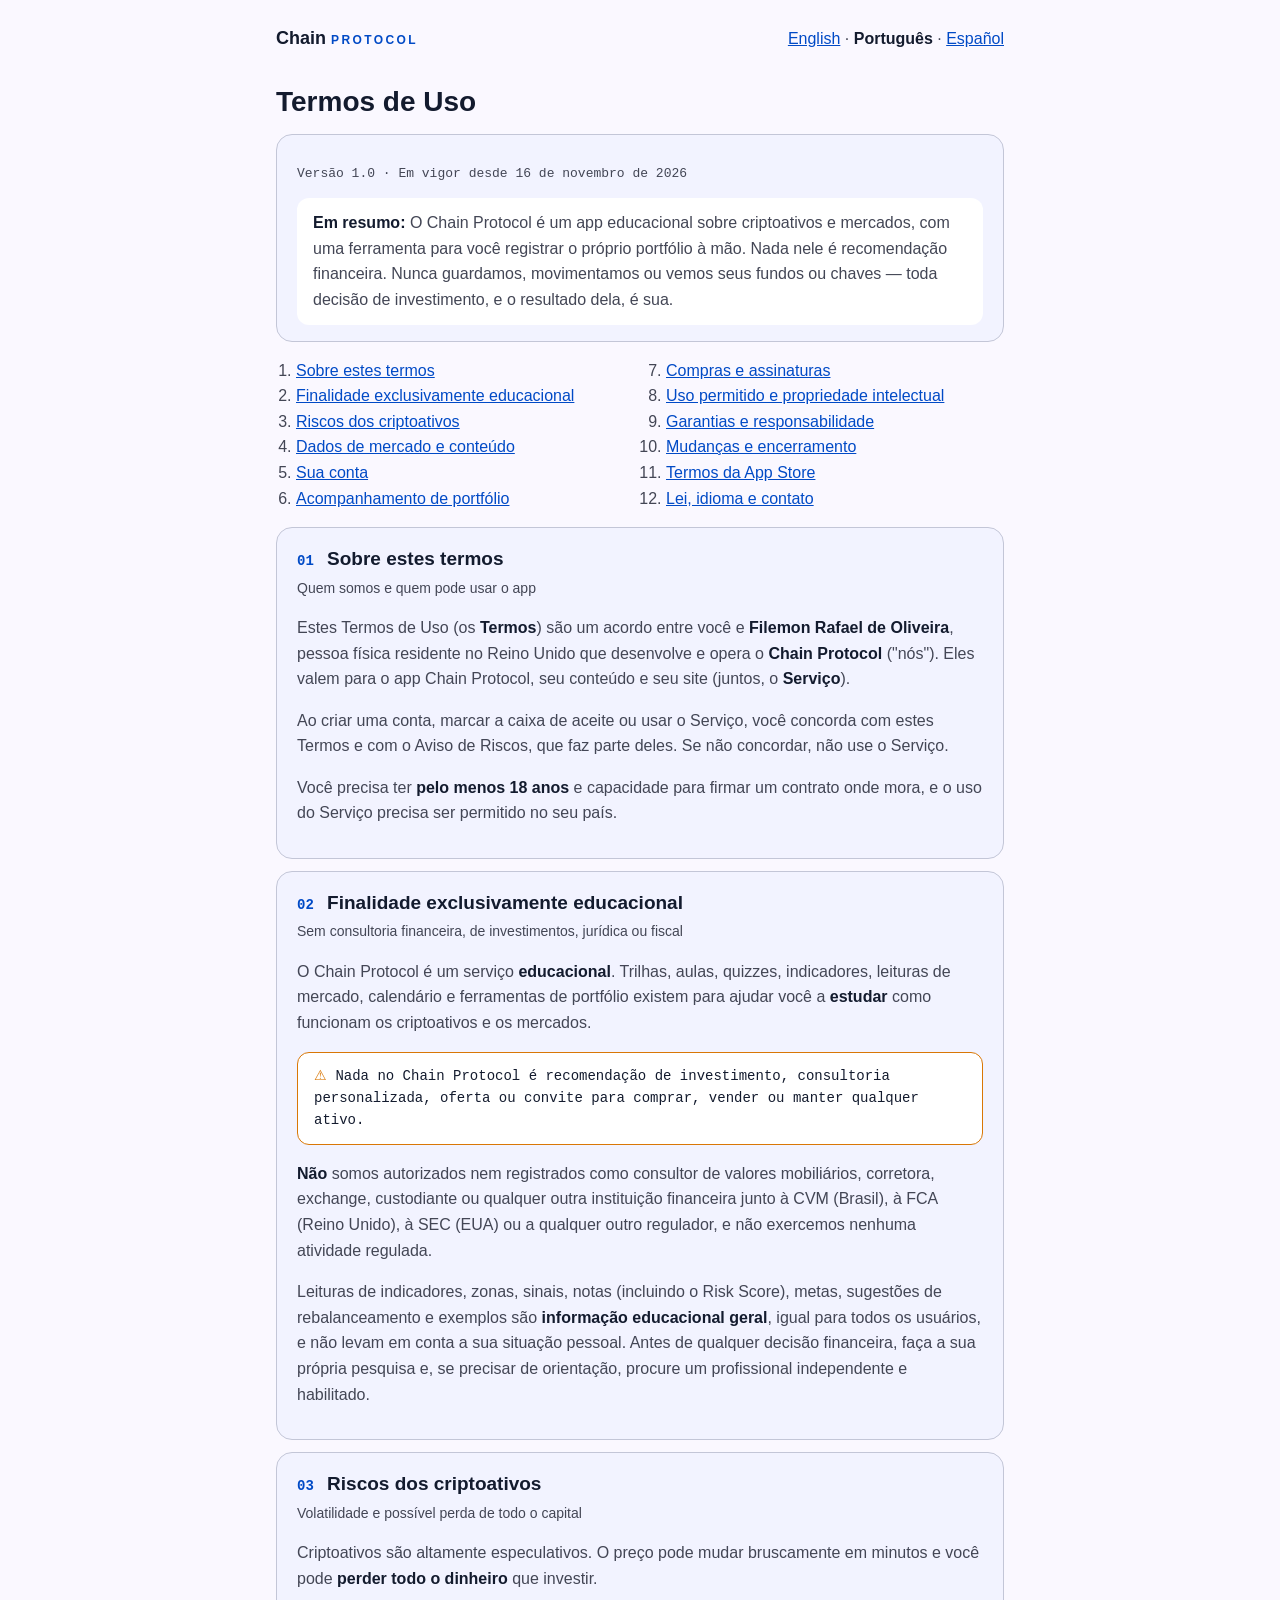
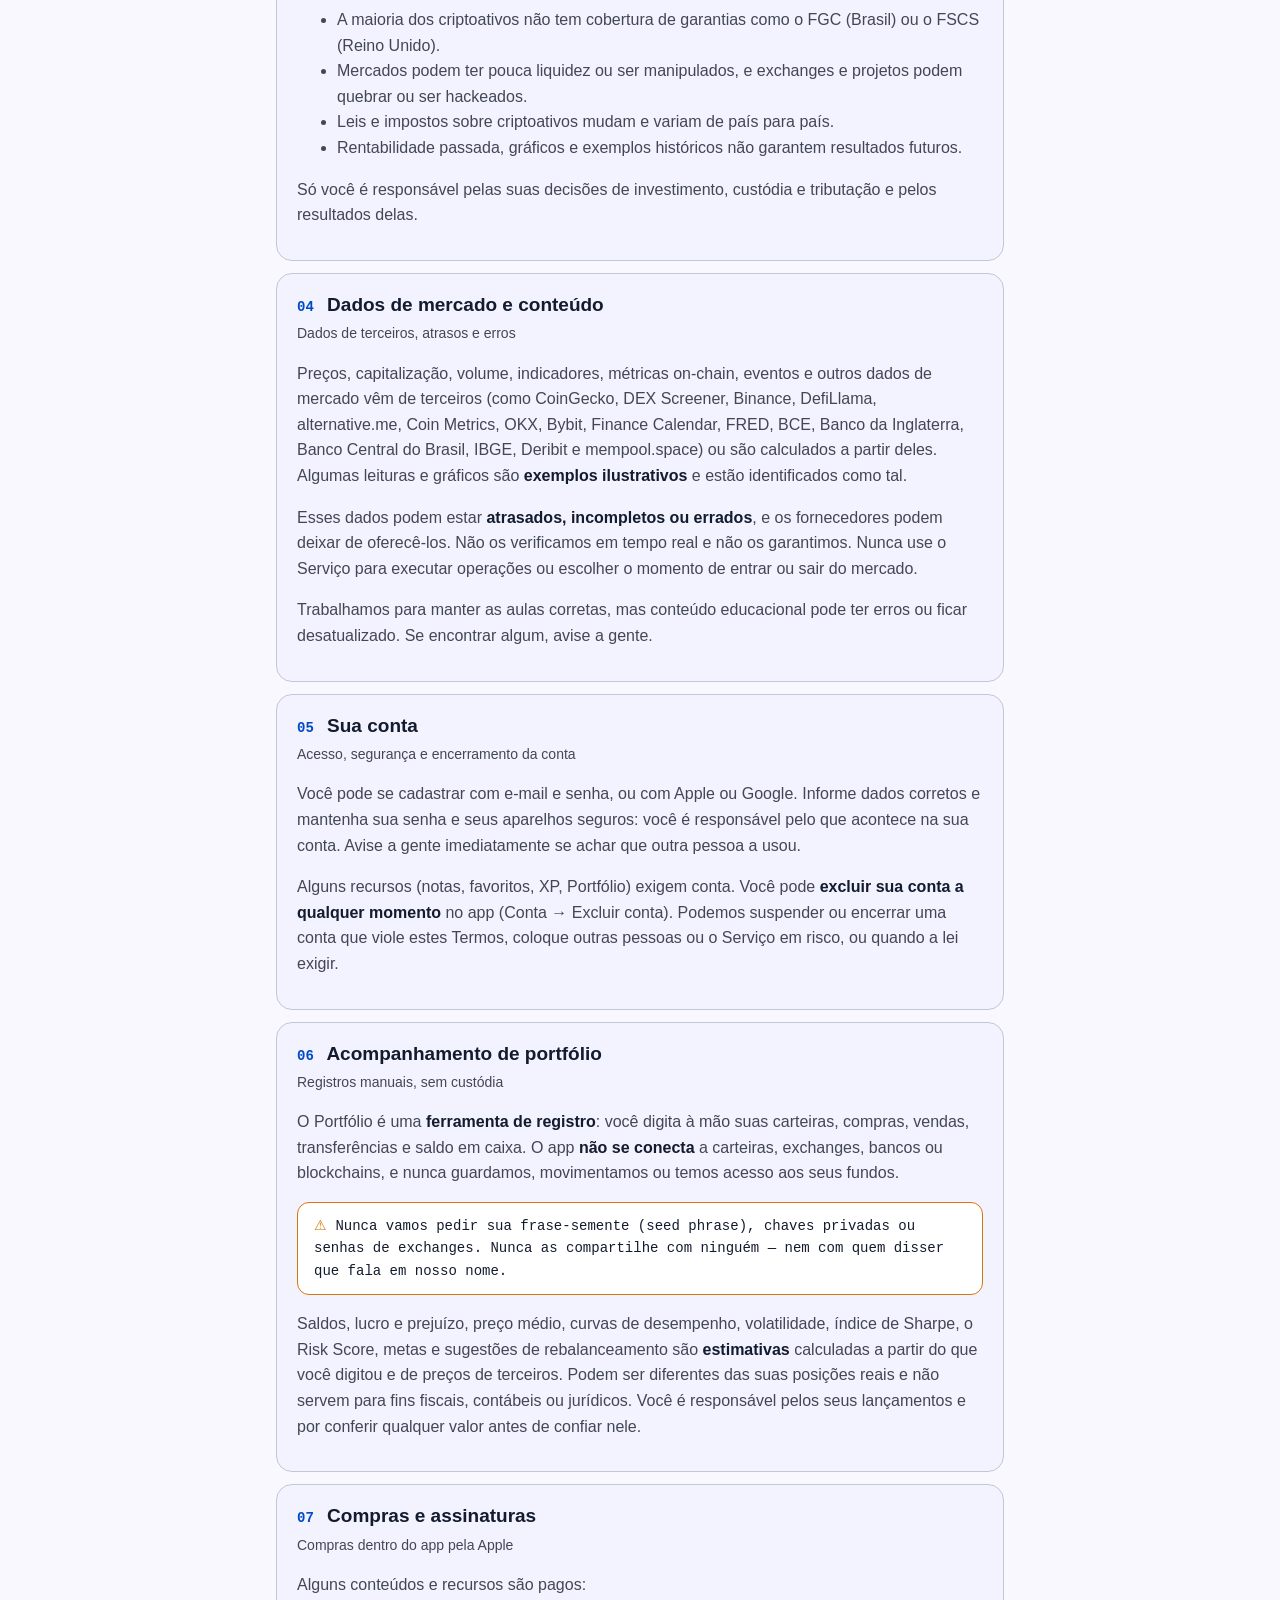
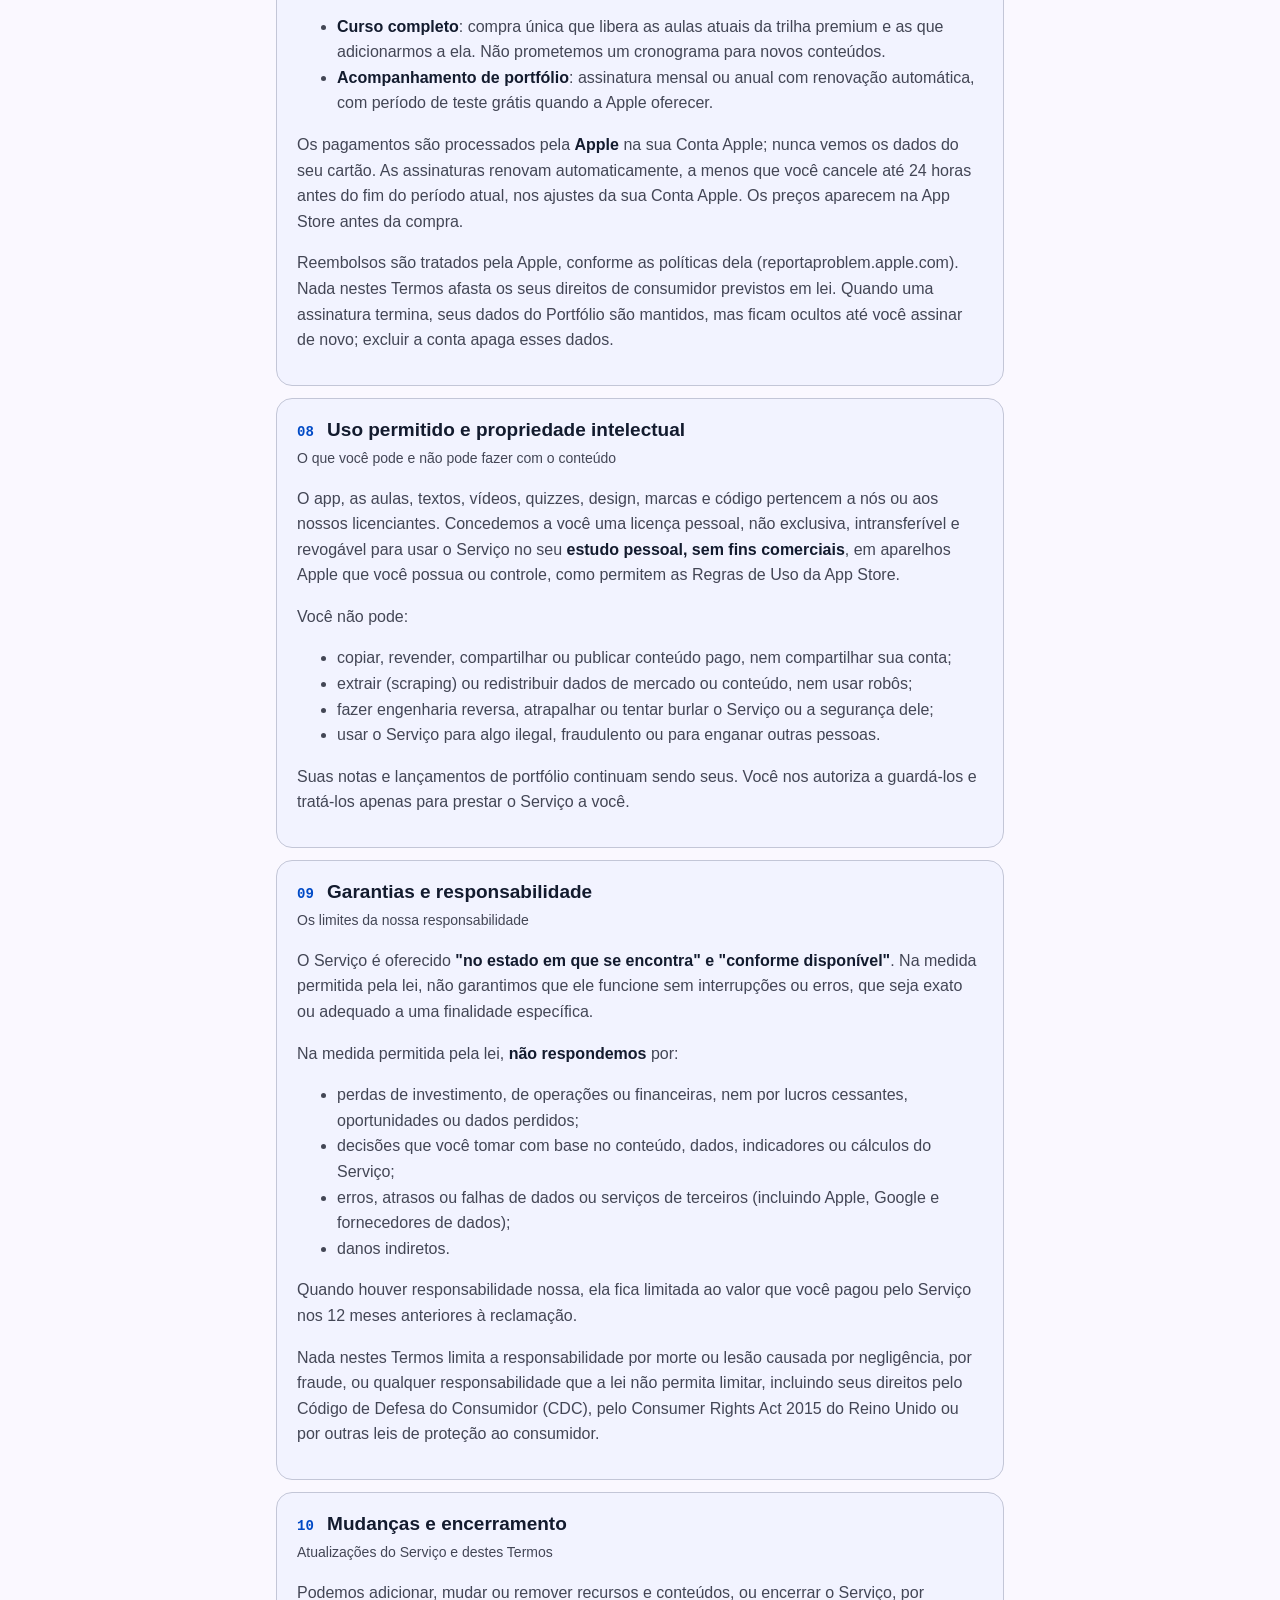
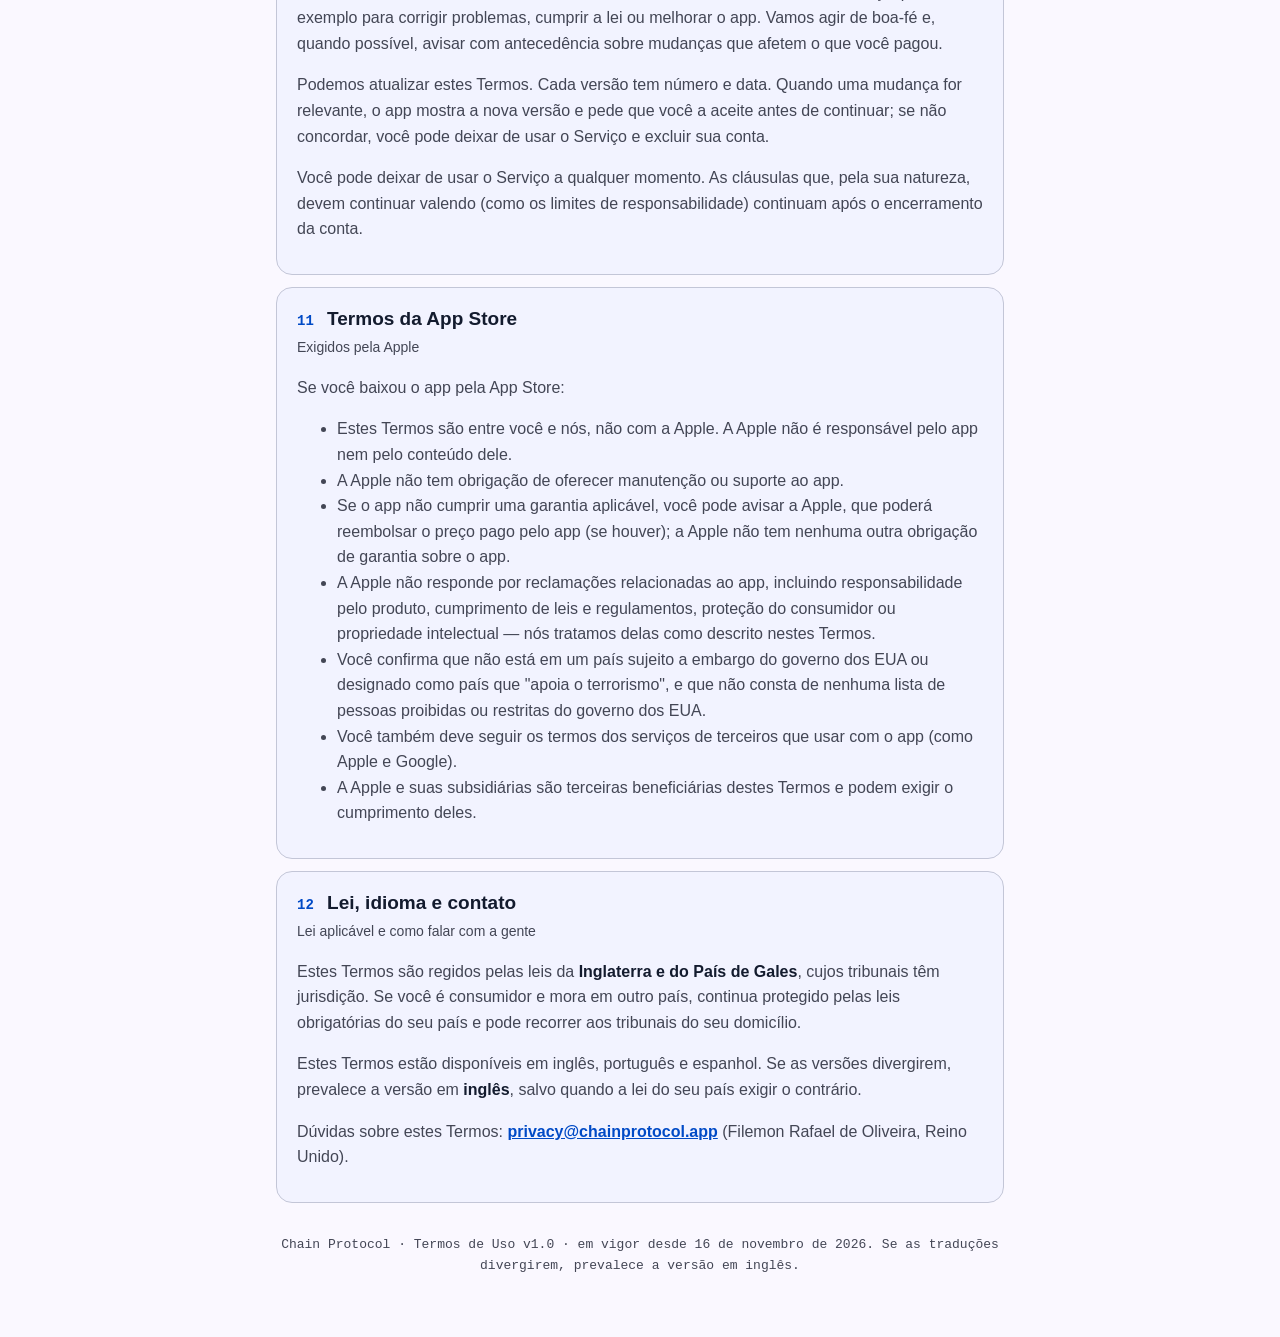
<file: pt-br/terms/index.html>
<!doctype html>
<html lang="pt-BR">
<head>
<meta charset="utf-8">
<meta name="viewport" content="width=device-width, initial-scale=1">
<title>Termos de Uso · Chain Protocol</title>
<meta name="description" content="O Chain Protocol é um app educacional sobre criptoativos e mercados, com uma ferramenta para você registrar o próprio portfólio à mão. Nada nele é recomendação financeira. Nunca guardamos, movimentamos ou vemos seus fundos ou chaves — toda decisão de investimento, e o resultado dela, é sua.">
<link rel="canonical" href="https://chainprotocol.app/pt-br/terms/">
<link rel="alternate" hreflang="en-GB" href="https://chainprotocol.app/terms/">
<link rel="alternate" hreflang="pt-BR" href="https://chainprotocol.app/pt-br/terms/">
<link rel="alternate" hreflang="es-ES" href="https://chainprotocol.app/es/terms/">
<link rel="stylesheet" href="../../styles.css">
</head>
<body>
<header>
<a class="brand" href="../../">Chain <span>Protocol</span></a>
<nav aria-label="Idioma"><a href="../../terms/" hreflang="en-GB">English</a> · <a href="../../pt-br/terms/" hreflang="pt-BR" aria-current="page">Português</a> · <a href="../../es/terms/" hreflang="es-ES">Español</a></nav>
</header>
<main>
<h1>Termos de Uso</h1>
<div class="card">
<p class="meta">Versão 1.0 · Em vigor desde 16 de novembro de 2026</p>
<p class="summary"><strong>Em resumo:</strong> O Chain Protocol é um app educacional sobre criptoativos e mercados, com uma ferramenta para você registrar o próprio portfólio à mão. Nada nele é recomendação financeira. Nunca guardamos, movimentamos ou vemos seus fundos ou chaves — toda decisão de investimento, e o resultado dela, é sua.</p>
</div>
<ol class="toc">
<li><a href="#section-01">Sobre estes termos</a></li>
<li><a href="#section-02">Finalidade exclusivamente educacional</a></li>
<li><a href="#section-03">Riscos dos criptoativos</a></li>
<li><a href="#section-04">Dados de mercado e conteúdo</a></li>
<li><a href="#section-05">Sua conta</a></li>
<li><a href="#section-06">Acompanhamento de portfólio</a></li>
<li><a href="#section-07">Compras e assinaturas</a></li>
<li><a href="#section-08">Uso permitido e propriedade intelectual</a></li>
<li><a href="#section-09">Garantias e responsabilidade</a></li>
<li><a href="#section-10">Mudanças e encerramento</a></li>
<li><a href="#section-11">Termos da App Store</a></li>
<li><a href="#section-12">Lei, idioma e contato</a></li>
</ol>
<section id="section-01">
<h2><span class="number">01</span> Sobre estes termos</h2>
<p class="subtitle">Quem somos e quem pode usar o app</p>
<p>Estes Termos de Uso (os <strong>Termos</strong>) são um acordo entre você e <strong>Filemon Rafael de Oliveira</strong>, pessoa física residente no Reino Unido que desenvolve e opera o <strong>Chain Protocol</strong> ("nós"). Eles valem para o app Chain Protocol, seu conteúdo e seu site (juntos, o <strong>Serviço</strong>).</p>
<p>Ao criar uma conta, marcar a caixa de aceite ou usar o Serviço, você concorda com estes Termos e com o Aviso de Riscos, que faz parte deles. Se não concordar, não use o Serviço.</p>
<p>Você precisa ter <strong>pelo menos 18 anos</strong> e capacidade para firmar um contrato onde mora, e o uso do Serviço precisa ser permitido no seu país.</p>
</section>
<section id="section-02">
<h2><span class="number">02</span> Finalidade exclusivamente educacional</h2>
<p class="subtitle">Sem consultoria financeira, de investimentos, jurídica ou fiscal</p>
<p>O Chain Protocol é um serviço <strong>educacional</strong>. Trilhas, aulas, quizzes, indicadores, leituras de mercado, calendário e ferramentas de portfólio existem para ajudar você a <strong>estudar</strong> como funcionam os criptoativos e os mercados.</p>
<p class="notice">Nada no Chain Protocol é recomendação de investimento, consultoria personalizada, oferta ou convite para comprar, vender ou manter qualquer ativo.</p>
<p><strong>Não</strong> somos autorizados nem registrados como consultor de valores mobiliários, corretora, exchange, custodiante ou qualquer outra instituição financeira junto à CVM (Brasil), à FCA (Reino Unido), à SEC (EUA) ou a qualquer outro regulador, e não exercemos nenhuma atividade regulada.</p>
<p>Leituras de indicadores, zonas, sinais, notas (incluindo o Risk Score), metas, sugestões de rebalanceamento e exemplos são <strong>informação educacional geral</strong>, igual para todos os usuários, e não levam em conta a sua situação pessoal. Antes de qualquer decisão financeira, faça a sua própria pesquisa e, se precisar de orientação, procure um profissional independente e habilitado.</p>
</section>
<section id="section-03">
<h2><span class="number">03</span> Riscos dos criptoativos</h2>
<p class="subtitle">Volatilidade e possível perda de todo o capital</p>
<p>Criptoativos são altamente especulativos. O preço pode mudar bruscamente em minutos e você pode <strong>perder todo o dinheiro</strong> que investir.</p>
<ul><li>A maioria dos criptoativos não tem cobertura de garantias como o FGC (Brasil) ou o FSCS (Reino Unido).</li><li>Mercados podem ter pouca liquidez ou ser manipulados, e exchanges e projetos podem quebrar ou ser hackeados.</li><li>Leis e impostos sobre criptoativos mudam e variam de país para país.</li><li>Rentabilidade passada, gráficos e exemplos históricos não garantem resultados futuros.</li></ul>
<p>Só você é responsável pelas suas decisões de investimento, custódia e tributação e pelos resultados delas.</p>
</section>
<section id="section-04">
<h2><span class="number">04</span> Dados de mercado e conteúdo</h2>
<p class="subtitle">Dados de terceiros, atrasos e erros</p>
<p>Preços, capitalização, volume, indicadores, métricas on-chain, eventos e outros dados de mercado vêm de terceiros (como CoinGecko, DEX Screener, Binance, DefiLlama, alternative.me, Coin Metrics, OKX, Bybit, Finance Calendar, FRED, BCE, Banco da Inglaterra, Banco Central do Brasil, IBGE, Deribit e mempool.space) ou são calculados a partir deles. Algumas leituras e gráficos são <strong>exemplos ilustrativos</strong> e estão identificados como tal.</p>
<p>Esses dados podem estar <strong>atrasados, incompletos ou errados</strong>, e os fornecedores podem deixar de oferecê-los. Não os verificamos em tempo real e não os garantimos. Nunca use o Serviço para executar operações ou escolher o momento de entrar ou sair do mercado.</p>
<p>Trabalhamos para manter as aulas corretas, mas conteúdo educacional pode ter erros ou ficar desatualizado. Se encontrar algum, avise a gente.</p>
</section>
<section id="section-05">
<h2><span class="number">05</span> Sua conta</h2>
<p class="subtitle">Acesso, segurança e encerramento da conta</p>
<p>Você pode se cadastrar com e-mail e senha, ou com Apple ou Google. Informe dados corretos e mantenha sua senha e seus aparelhos seguros: você é responsável pelo que acontece na sua conta. Avise a gente imediatamente se achar que outra pessoa a usou.</p>
<p>Alguns recursos (notas, favoritos, XP, Portfólio) exigem conta. Você pode <strong>excluir sua conta a qualquer momento</strong> no app (Conta → Excluir conta). Podemos suspender ou encerrar uma conta que viole estes Termos, coloque outras pessoas ou o Serviço em risco, ou quando a lei exigir.</p>
</section>
<section id="section-06">
<h2><span class="number">06</span> Acompanhamento de portfólio</h2>
<p class="subtitle">Registros manuais, sem custódia</p>
<p>O Portfólio é uma <strong>ferramenta de registro</strong>: você digita à mão suas carteiras, compras, vendas, transferências e saldo em caixa. O app <strong>não se conecta</strong> a carteiras, exchanges, bancos ou blockchains, e nunca guardamos, movimentamos ou temos acesso aos seus fundos.</p>
<p class="notice">Nunca vamos pedir sua frase-semente (seed phrase), chaves privadas ou senhas de exchanges. Nunca as compartilhe com ninguém — nem com quem disser que fala em nosso nome.</p>
<p>Saldos, lucro e prejuízo, preço médio, curvas de desempenho, volatilidade, índice de Sharpe, o Risk Score, metas e sugestões de rebalanceamento são <strong>estimativas</strong> calculadas a partir do que você digitou e de preços de terceiros. Podem ser diferentes das suas posições reais e não servem para fins fiscais, contábeis ou jurídicos. Você é responsável pelos seus lançamentos e por conferir qualquer valor antes de confiar nele.</p>
</section>
<section id="section-07">
<h2><span class="number">07</span> Compras e assinaturas</h2>
<p class="subtitle">Compras dentro do app pela Apple</p>
<p>Alguns conteúdos e recursos são pagos:</p>
<ul><li><strong>Curso completo</strong>: compra única que libera as aulas atuais da trilha premium e as que adicionarmos a ela. Não prometemos um cronograma para novos conteúdos.</li><li><strong>Acompanhamento de portfólio</strong>: assinatura mensal ou anual com renovação automática, com período de teste grátis quando a Apple oferecer.</li></ul>
<p>Os pagamentos são processados pela <strong>Apple</strong> na sua Conta Apple; nunca vemos os dados do seu cartão. As assinaturas renovam automaticamente, a menos que você cancele até 24 horas antes do fim do período atual, nos ajustes da sua Conta Apple. Os preços aparecem na App Store antes da compra.</p>
<p>Reembolsos são tratados pela Apple, conforme as políticas dela (reportaproblem.apple.com). Nada nestes Termos afasta os seus direitos de consumidor previstos em lei. Quando uma assinatura termina, seus dados do Portfólio são mantidos, mas ficam ocultos até você assinar de novo; excluir a conta apaga esses dados.</p>
</section>
<section id="section-08">
<h2><span class="number">08</span> Uso permitido e propriedade intelectual</h2>
<p class="subtitle">O que você pode e não pode fazer com o conteúdo</p>
<p>O app, as aulas, textos, vídeos, quizzes, design, marcas e código pertencem a nós ou aos nossos licenciantes. Concedemos a você uma licença pessoal, não exclusiva, intransferível e revogável para usar o Serviço no seu <strong>estudo pessoal, sem fins comerciais</strong>, em aparelhos Apple que você possua ou controle, como permitem as Regras de Uso da App Store.</p>
<p>Você não pode:</p>
<ul><li>copiar, revender, compartilhar ou publicar conteúdo pago, nem compartilhar sua conta;</li><li>extrair (scraping) ou redistribuir dados de mercado ou conteúdo, nem usar robôs;</li><li>fazer engenharia reversa, atrapalhar ou tentar burlar o Serviço ou a segurança dele;</li><li>usar o Serviço para algo ilegal, fraudulento ou para enganar outras pessoas.</li></ul>
<p>Suas notas e lançamentos de portfólio continuam sendo seus. Você nos autoriza a guardá-los e tratá-los apenas para prestar o Serviço a você.</p>
</section>
<section id="section-09">
<h2><span class="number">09</span> Garantias e responsabilidade</h2>
<p class="subtitle">Os limites da nossa responsabilidade</p>
<p>O Serviço é oferecido <strong>"no estado em que se encontra" e "conforme disponível"</strong>. Na medida permitida pela lei, não garantimos que ele funcione sem interrupções ou erros, que seja exato ou adequado a uma finalidade específica.</p>
<p>Na medida permitida pela lei, <strong>não respondemos</strong> por:</p>
<ul><li>perdas de investimento, de operações ou financeiras, nem por lucros cessantes, oportunidades ou dados perdidos;</li><li>decisões que você tomar com base no conteúdo, dados, indicadores ou cálculos do Serviço;</li><li>erros, atrasos ou falhas de dados ou serviços de terceiros (incluindo Apple, Google e fornecedores de dados);</li><li>danos indiretos.</li></ul>
<p>Quando houver responsabilidade nossa, ela fica limitada ao valor que você pagou pelo Serviço nos 12 meses anteriores à reclamação.</p>
<p>Nada nestes Termos limita a responsabilidade por morte ou lesão causada por negligência, por fraude, ou qualquer responsabilidade que a lei não permita limitar, incluindo seus direitos pelo Código de Defesa do Consumidor (CDC), pelo Consumer Rights Act 2015 do Reino Unido ou por outras leis de proteção ao consumidor.</p>
</section>
<section id="section-10">
<h2><span class="number">10</span> Mudanças e encerramento</h2>
<p class="subtitle">Atualizações do Serviço e destes Termos</p>
<p>Podemos adicionar, mudar ou remover recursos e conteúdos, ou encerrar o Serviço, por exemplo para corrigir problemas, cumprir a lei ou melhorar o app. Vamos agir de boa-fé e, quando possível, avisar com antecedência sobre mudanças que afetem o que você pagou.</p>
<p>Podemos atualizar estes Termos. Cada versão tem número e data. Quando uma mudança for relevante, o app mostra a nova versão e pede que você a aceite antes de continuar; se não concordar, você pode deixar de usar o Serviço e excluir sua conta.</p>
<p>Você pode deixar de usar o Serviço a qualquer momento. As cláusulas que, pela sua natureza, devem continuar valendo (como os limites de responsabilidade) continuam após o encerramento da conta.</p>
</section>
<section id="section-11">
<h2><span class="number">11</span> Termos da App Store</h2>
<p class="subtitle">Exigidos pela Apple</p>
<p>Se você baixou o app pela App Store:</p>
<ul><li>Estes Termos são entre você e nós, não com a Apple. A Apple não é responsável pelo app nem pelo conteúdo dele.</li><li>A Apple não tem obrigação de oferecer manutenção ou suporte ao app.</li><li>Se o app não cumprir uma garantia aplicável, você pode avisar a Apple, que poderá reembolsar o preço pago pelo app (se houver); a Apple não tem nenhuma outra obrigação de garantia sobre o app.</li><li>A Apple não responde por reclamações relacionadas ao app, incluindo responsabilidade pelo produto, cumprimento de leis e regulamentos, proteção do consumidor ou propriedade intelectual — nós tratamos delas como descrito nestes Termos.</li><li>Você confirma que não está em um país sujeito a embargo do governo dos EUA ou designado como país que "apoia o terrorismo", e que não consta de nenhuma lista de pessoas proibidas ou restritas do governo dos EUA.</li><li>Você também deve seguir os termos dos serviços de terceiros que usar com o app (como Apple e Google).</li><li>A Apple e suas subsidiárias são terceiras beneficiárias destes Termos e podem exigir o cumprimento deles.</li></ul>
</section>
<section id="section-12">
<h2><span class="number">12</span> Lei, idioma e contato</h2>
<p class="subtitle">Lei aplicável e como falar com a gente</p>
<p>Estes Termos são regidos pelas leis da <strong>Inglaterra e do País de Gales</strong>, cujos tribunais têm jurisdição. Se você é consumidor e mora em outro país, continua protegido pelas leis obrigatórias do seu país e pode recorrer aos tribunais do seu domicílio.</p>
<p>Estes Termos estão disponíveis em inglês, português e espanhol. Se as versões divergirem, prevalece a versão em <strong>inglês</strong>, salvo quando a lei do seu país exigir o contrário.</p>
<p>Dúvidas sobre estes Termos: <strong><a href="mailto:privacy@chainprotocol.app">privacy@chainprotocol.app</a></strong> (Filemon Rafael de Oliveira, Reino Unido).</p>
</section>
<p class="footer">Chain Protocol · Termos de Uso v1.0 · em vigor desde 16 de novembro de 2026. Se as traduções divergirem, prevalece a versão em inglês.</p>
</main>
</body>
</html>
</file>
<file: styles.css>
:root {
  color-scheme: dark light;
  --background: #10131a; --card: #191c22; --card-inner: #0b0e14; --text: #e1e2eb; --muted: #c2c6d6;
  --line: #424754; --primary: #adc6ff; --warning: #f59e0b;
}
@media (prefers-color-scheme: light) {
  :root { --background: #faf8ff; --card: #f2f3ff; --card-inner: #ffffff; --text: #131b2e; --muted: #434655;
          --line: #c3c6d7; --primary: #004ac6; --warning: #d97706; }
}
* { box-sizing: border-box; }
body { margin: 0; background: var(--background); color: var(--muted);
       font: 16px/1.6 "Hanken Grotesk", -apple-system, BlinkMacSystemFont, "Segoe UI", sans-serif; }
header { display: flex; flex-wrap: wrap; gap: 8px 24px; justify-content: space-between; align-items: center;
         max-width: 760px; margin: 0 auto; padding: 24px 16px 0; }
.brand { color: var(--text); font-weight: 700; text-decoration: none; font-size: 18px; }
.brand span { color: var(--primary); letter-spacing: .2em; font-size: 12px; text-transform: uppercase; }
nav a, main a { color: var(--primary); }
nav a[aria-current] { color: var(--text); text-decoration: none; font-weight: 600; }
main { max-width: 760px; margin: 0 auto; padding: 16px 16px 48px; }
h1 { color: var(--text); font-size: 28px; line-height: 1.2; margin: 16px 0; }
h2 { color: var(--text); font-size: 19px; margin: 0; }
.number { font-family: "JetBrains Mono", ui-monospace, monospace; color: var(--primary); font-size: 14px;
          margin-right: 8px; }
.card, section { background: var(--card); border: 1px solid var(--line); border-radius: 16px; padding: 16px 20px;
                 margin: 12px 0; }
.meta, .footer { font-family: "JetBrains Mono", ui-monospace, monospace; font-size: 13px; }
.summary { background: var(--card-inner); border-radius: 12px; padding: 12px 16px; margin: 0; }
.subtitle { margin: 2px 0 12px; font-size: 14px; }
strong { color: var(--text); }
.notice { background: var(--card-inner); border: 1px solid var(--warning); border-radius: 12px; padding: 12px 16px;
          color: var(--text); font-family: "JetBrains Mono", ui-monospace, monospace; font-size: 14px; }
.notice::before { content: "⚠ "; color: var(--warning); }
.toc { columns: 2; column-gap: 32px; padding-left: 20px; }
.footer { text-align: center; margin-top: 32px; }
.languages li { margin: 8px 0; }
@media (max-width: 560px) { .toc { columns: 1; } }
</file>
